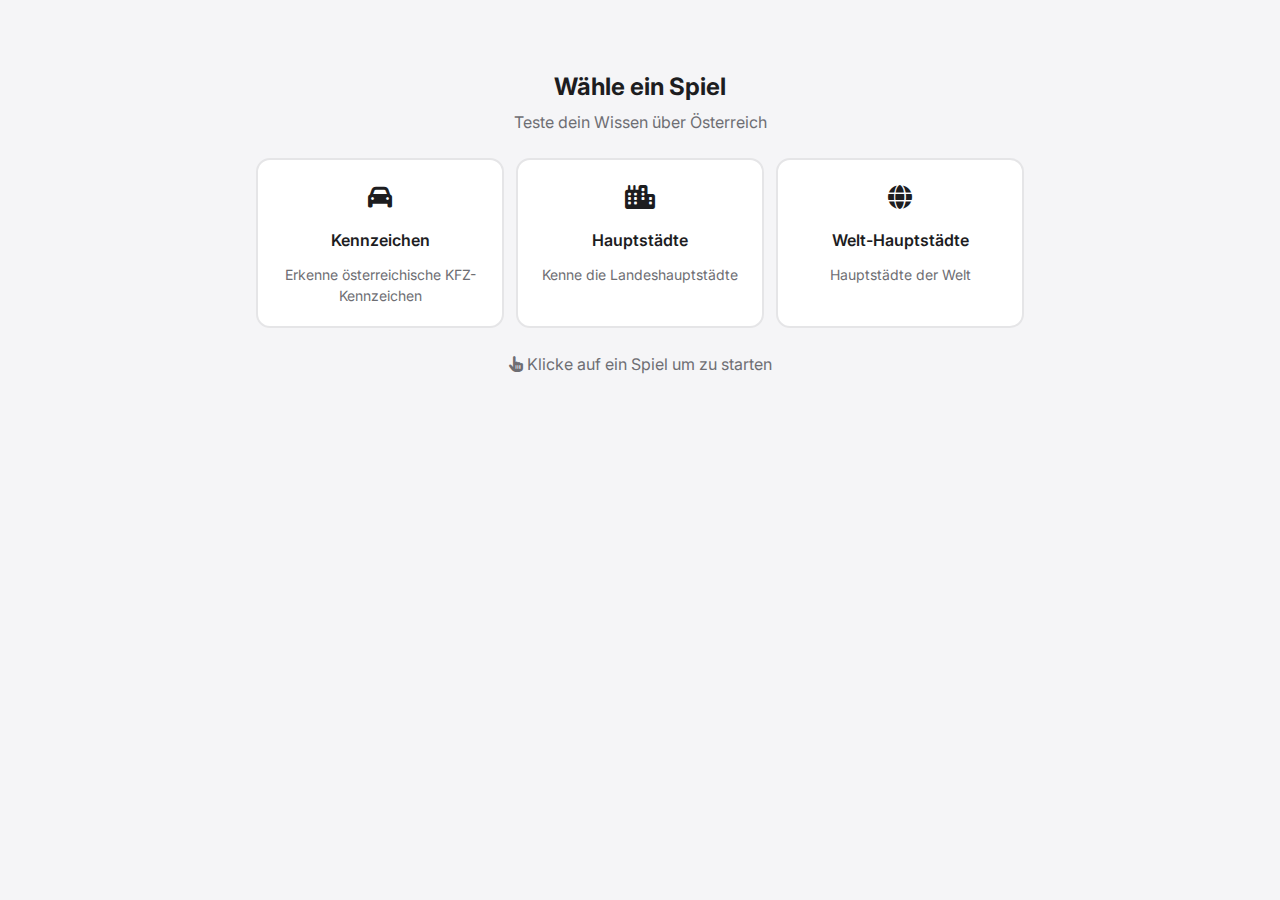
<file: index.html>
<!DOCTYPE html>
<html lang="de">
<head>
    <meta charset="UTF-8">
    <meta name="viewport" content="width=device-width, initial-scale=1.0">
    <title>AUT Quiz - Österreich Quiz</title>
    <link rel="preconnect" href="https://fonts.googleapis.com">
    <link rel="preconnect" href="https://fonts.gstatic.com" crossorigin>
    <link href="https://fonts.googleapis.com/css2?family=Inter:wght@400;500;600;700&display=swap" rel="stylesheet">
    <link rel="stylesheet" href="https://cdnjs.cloudflare.com/ajax/libs/font-awesome/6.4.0/css/all.min.css">
    <link rel="stylesheet" href="css/styles.css?v=2.1.6">
</head>
<body data-page="game" class="has-bottom-nav has-sidebar">
    <!-- Sidebar will be injected by JS -->

    <!-- Main Content -->
    <main class="container">
        <!-- Start Screen -->
        <section id="startScreen" class="game-screen active">
            <div class="page-header text-center">
                <h1 class="page-title">Wähle ein Spiel</h1>
                <p class="page-subtitle">Teste dein Wissen über Österreich</p>
            </div>

            <div class="game-selection">
                <div id="gameGrid" class="game-grid">
                    <!-- Fallback wenn JS nicht lädt -->
                    <div class="selection-card" data-game="kennzeichen">
                        <div class="selection-card-icon">
                            <i class="fas fa-car"></i>
                        </div>
                        <div class="selection-card-title">Kennzeichen</div>
                        <div class="selection-card-desc">Erkenne österreichische KFZ-Kennzeichen</div>
                    </div>
                    <div class="selection-card" data-game="hauptstaedte">
                        <div class="selection-card-icon">
                            <i class="fas fa-city"></i>
                        </div>
                        <div class="selection-card-title">Hauptstädte</div>
                        <div class="selection-card-desc">Kenne die Landeshauptstädte</div>
                    </div>
                    <div class="selection-card" data-game="welthauptstaedte">
                        <div class="selection-card-icon">
                            <i class="fas fa-globe"></i>
                        </div>
                        <div class="selection-card-title">Welt-Hauptstädte</div>
                        <div class="selection-card-desc">Hauptstädte der Welt</div>
                    </div>
                </div>
            </div>

            <p class="text-center text-secondary mt-4">
                <i class="fas fa-hand-pointer"></i> Klicke auf ein Spiel um zu starten
            </p>
        </section>

        <!-- Game Screen -->
        <section id="gameScreen" class="game-screen">
            <!-- Progress -->
            <div class="game-progress">
                <div class="progress-bar">
                    <div class="progress-fill" id="progressFill" style="width: 0%"></div>
                </div>
                <div class="progress-text">
                    <span>Frage <span id="currentQuestion">1</span>/<span id="totalQuestions">10</span></span>
                    <span>Punkte: <span id="scoreDisplay">0</span></span>
                </div>
            </div>

            <!-- Stats Bar -->
            <div class="game-stats">
                <div class="game-stat">
                    <div class="game-stat-value" id="scoreDisplay">0</div>
                    <div class="game-stat-label">Punkte</div>
                </div>
                <div class="game-stat">
                    <div class="game-stat-value" id="streakDisplay">0</div>
                    <div class="game-stat-label">Serie</div>
                </div>
            </div>

            <!-- Timer Container -->
            <div id="timerContainer" class="timer-container hidden">
                <div class="timer-bar-wrapper">
                    <div id="timerBar" class="timer-bar"></div>
                </div>
                <div class="timer-display">
                    <i class="fas fa-clock"></i>
                    <span id="timerDisplay">30</span>
                </div>
            </div>

            <!-- Joker Bar -->
            <div id="jokerBar" class="joker-bar hidden">
                <!-- Joker werden dynamisch eingefügt -->
            </div>

            <!-- Hint Display Area -->
            <div id="hintDisplay" class="hint-display hidden">
                <!-- Hinweise werden hier angezeigt -->
            </div>

            <!-- Question -->
            <div class="question-card">
                <p class="question-text" id="questionText">Frage wird geladen...</p>
            </div>

            <!-- Answers -->
            <div class="answers-grid" id="answersGrid">
                <!-- Antworten werden per JS eingefügt -->
            </div>
        </section>

        <!-- Result Screen -->
        <section id="resultScreen" class="game-screen">
            <div class="card result-card">
                <div class="result-icon">
                    <i class="fas fa-trophy"></i>
                </div>
                <h2 class="result-title">Spiel beendet!</h2>
                <div class="result-score">
                    <span id="finalScore">0</span>/<span id="finalTotal">10</span>
                </div>
                <p class="text-secondary"><span id="finalPercent">0</span>% richtig</p>

                <div class="result-stats">
                    <div class="result-stat">
                        <div class="result-stat-value text-success" id="finalCorrect">0</div>
                        <div class="result-stat-label">Richtig</div>
                    </div>
                    <div class="result-stat">
                        <div class="result-stat-value text-error" id="finalWrong">0</div>
                        <div class="result-stat-label">Falsch</div>
                    </div>
                    <div class="result-stat">
                        <div class="result-stat-value" id="finalStreak">0</div>
                        <div class="result-stat-label">Beste Serie</div>
                    </div>
                </div>

                <div class="result-actions">
                    <button id="playAgainBtn" class="btn btn-primary btn-block">
                        <i class="fas fa-redo"></i> Nochmal spielen
                    </button>
                    <button id="restartBtn" class="btn btn-secondary btn-block">
                        <i class="fas fa-home"></i> Zurück zur Auswahl
                    </button>
                </div>
            </div>
        </section>
    </main>

    <!-- Bottom Navigation -->
    <nav class="bottom-nav" id="bottomNav">
        <a href="index.html" class="bottom-nav-item active">
            <i class="fas fa-home"></i>
            <span>Spiel</span>
        </a>
        <a href="points.html" class="bottom-nav-item">
            <i class="fas fa-coins"></i>
            <span>Punkte</span>
            <span class="bottom-nav-badge hidden" id="pointsBadge">0</span>
        </a>
        <a href="stats.html" class="bottom-nav-item">
            <i class="fas fa-chart-bar"></i>
            <span>Statistik</span>
        </a>
        <a href="settings.html" class="bottom-nav-item">
            <i class="fas fa-cog"></i>
            <span>Einstellungen</span>
        </a>
    </nav>

    <!-- Scripts -->
    <script src="js/core/config.js"></script>
    <script src="js/core/cache-buster.js"></script>
    <script src="js/core/storage.js"></script>
    <script src="js/core/statistics.js"></script>
    <script src="js/core/points-history.js"></script>
    <script src="js/core/events.js"></script>
    <script src="js/core/theme.js"></script>
    <script src="js/components/toast.js"></script>
    <script src="js/components/sidebar.js"></script>
    <script src="js/components/bottom-nav.js"></script>
    <script src="js/components/modal.js"></script>
    <script src="js/components/game-settings-dialog.js"></script>
    <script src="js/games/GameModes.js"></script>
    <script src="js/games/JokerSystem.js"></script>
    <script src="js/games/GameEngine.js"></script>
    <script src="js/games/QuizGame.js"></script>
    <script src="js/games/registry.js"></script>
    <script src="js/data/austria.js"></script>
    <script src="js/data/worldCapitals.js"></script>
    <script src="js/app.js"></script>
</body>
</html>
</file>
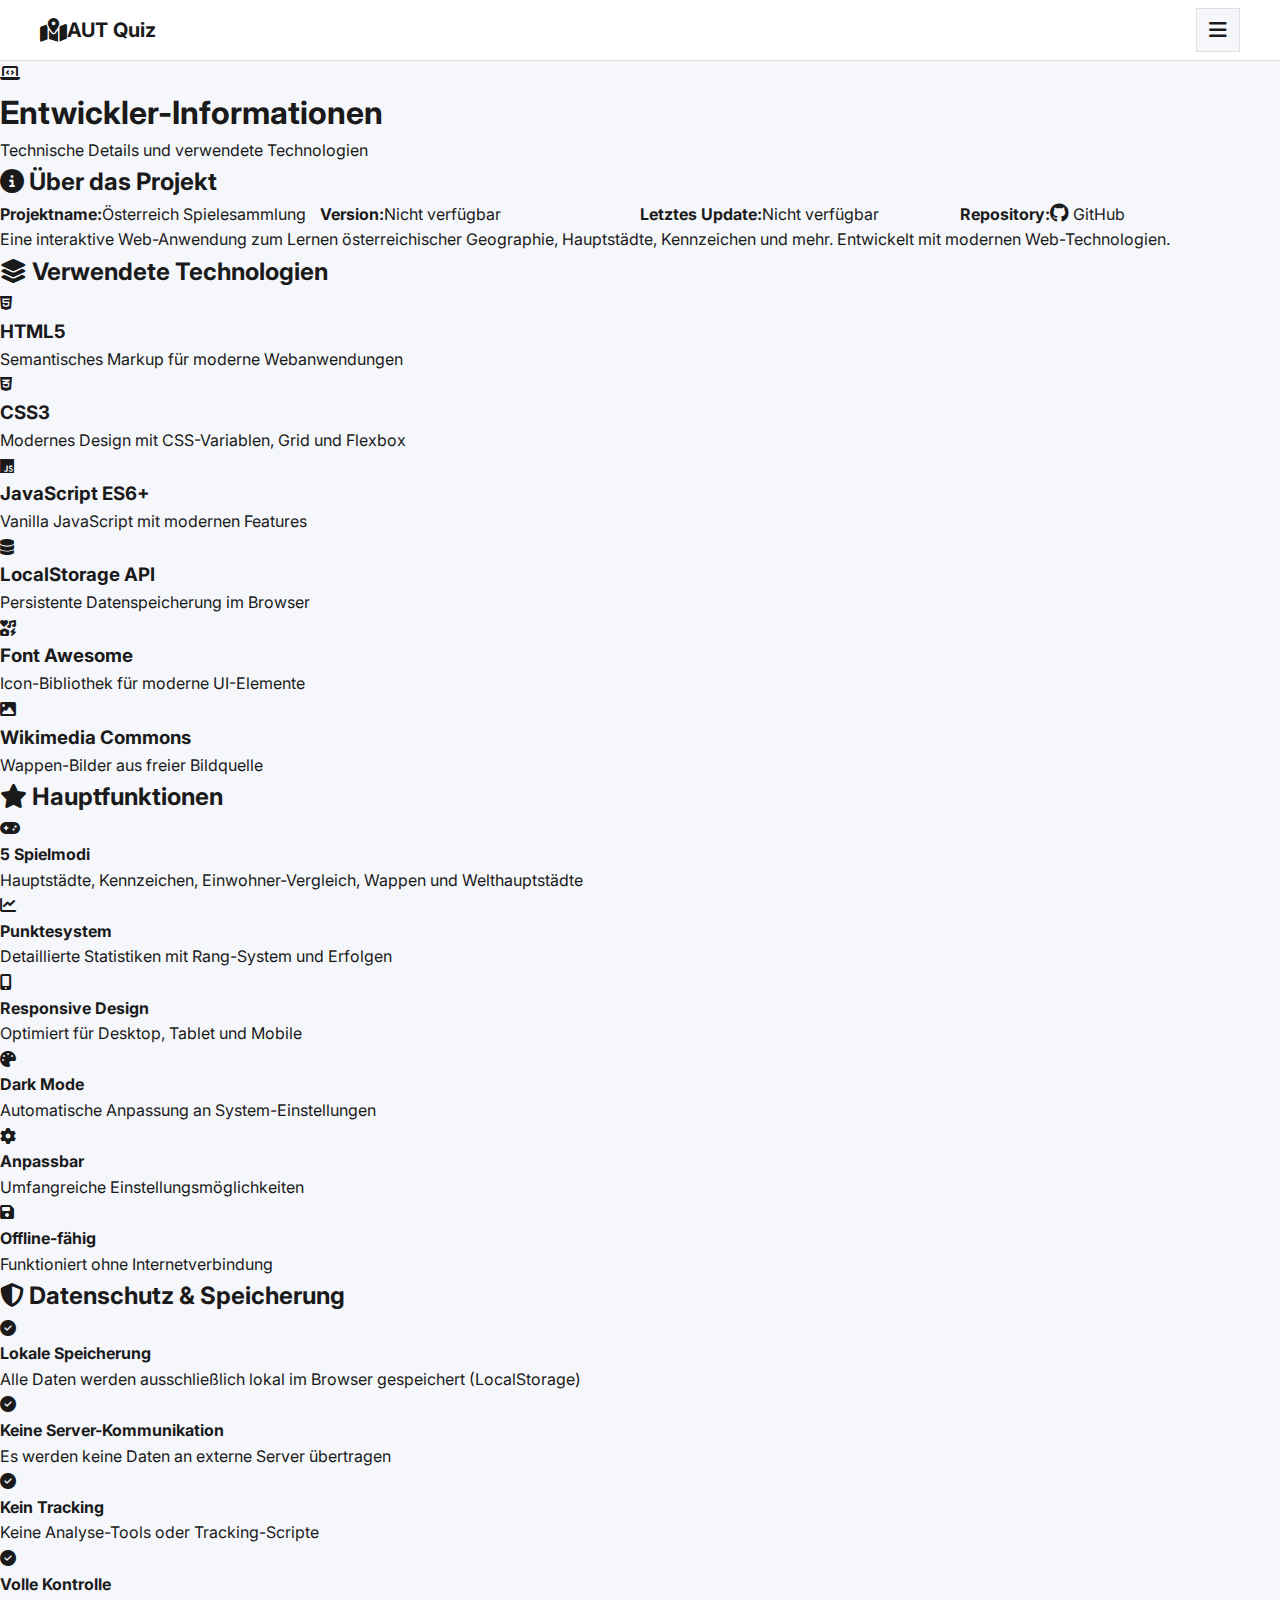
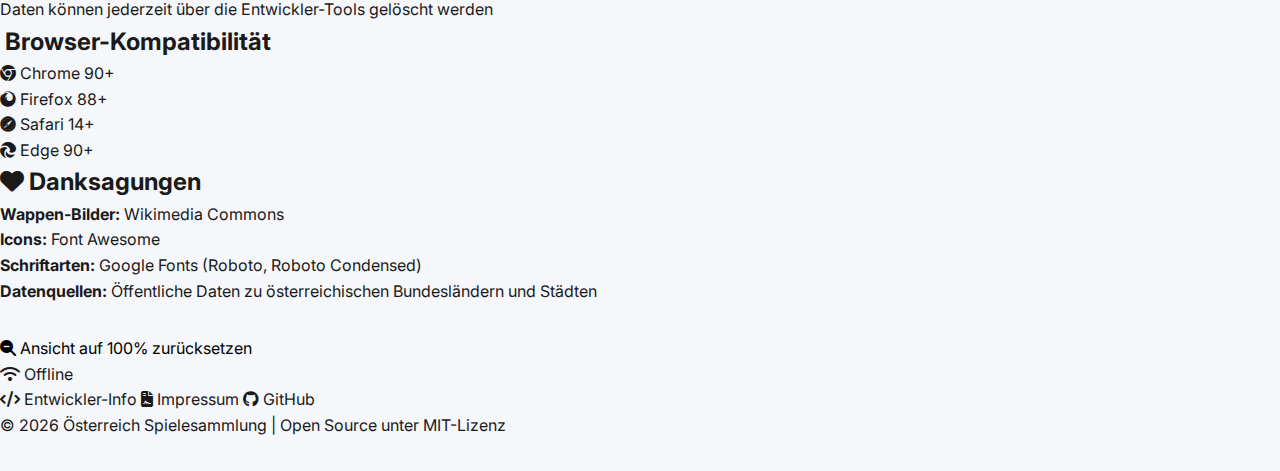
<file: entwickler.html>
<!DOCTYPE html>
<html lang="de">
<head>
    <meta charset="UTF-8">
    <meta name="viewport" content="width=device-width, initial-scale=1.0">
    <title>Entwickler-Informationen - AUT Quiz</title>
    
    <!-- Google Fonts -->
    <link href="https://fonts.googleapis.com/css2?family=Inter:wght@300;400;500;600;700&family=Roboto+Condensed:wght@400;700&display=swap" rel="stylesheet">
    
    <!-- FontAwesome -->
    <link rel="stylesheet" href="https://cdnjs.cloudflare.com/ajax/libs/font-awesome/6.4.0/css/all.min.css">
    
    <!-- Modular Stylesheets -->
    <link rel="stylesheet" href="css/main.css?v=20260109">
</head>
<body>
    <nav class="navbar">
        <div class="navbar-content">
            <a href="index.html" class="navbar-brand">
                <i class="fas fa-map-location-dot"></i> AUT Quiz
            </a>
            <div class="navbar-menu">
                <button class="menu-toggle" id="menuToggle" aria-label="Menü" type="button">
                    <i class="fas fa-bars"></i>
                </button>
                <div class="menu-dropdown" id="menuDropdown">
                    <a href="index.html" class="menu-item">
                        <i class="fas fa-home"></i> Zurück zum Spiel
                    </a>
                    <a href="points.html" class="menu-item">
                        <i class="fas fa-coins"></i> Punkte
                    </a>
                    <a href="help.html" class="menu-item">
                        <i class="fas fa-question-circle"></i> Hilfe
                    </a>
                    <a href="faq.html" class="menu-item">
                        <i class="fas fa-circle-question"></i> FAQ
                    </a>
                    <a href="settings_new.html" class="menu-item">
                        <i class="fas fa-cog"></i> Einstellungen
                    </a>
                </div>
            </div>
        </div>
    </nav>

    <div class="container">
        <!-- Hero Section -->
        <div class="dev-info-hero">
            <div class="dev-info-icon">
                <i class="fas fa-laptop-code"></i>
            </div>
            <h1>Entwickler-Informationen</h1>
            <p>Technische Details und verwendete Technologien</p>
        </div>

        <!-- Projekt Info -->
        <div class="info-section">
            <h2><i class="fas fa-info-circle"></i> Über das Projekt</h2>
            <div class="info-card">
                <div class="info-grid">
                    <div class="info-item">
                        <strong>Projektname:</strong>
                        <span>Österreich Spielesammlung</span>
                    </div>
                    <div class="info-item">
                        <strong>Version:</strong>
                        <span id="versionInfo">Wird geladen...</span>
                    </div>
                    <div class="info-item">
                        <strong>Letztes Update:</strong>
                        <span id="lastUpdate">Wird geladen...</span>
                    </div>
                    <div class="info-item">
                        <strong>Repository:</strong>
                        <a href="https://github.com/ochtii/Spielesammlung" target="_blank" rel="noopener">
                            <i class="fab fa-github"></i> GitHub
                        </a>
                    </div>
                </div>
                <p class="info-description">
                    Eine interaktive Web-Anwendung zum Lernen österreichischer Geographie, Hauptstädte, 
                    Kennzeichen und mehr. Entwickelt mit modernen Web-Technologien.
                </p>
            </div>
        </div>

        <!-- Technologien -->
        <div class="info-section">
            <h2><i class="fas fa-layer-group"></i> Verwendete Technologien</h2>
            <div class="tech-grid">
                <div class="tech-card">
                    <div class="tech-icon html">
                        <i class="fab fa-html5"></i>
                    </div>
                    <h3>HTML5</h3>
                    <p>Semantisches Markup für moderne Webanwendungen</p>
                </div>
                <div class="tech-card">
                    <div class="tech-icon css">
                        <i class="fab fa-css3-alt"></i>
                    </div>
                    <h3>CSS3</h3>
                    <p>Modernes Design mit CSS-Variablen, Grid und Flexbox</p>
                </div>
                <div class="tech-card">
                    <div class="tech-icon js">
                        <i class="fab fa-js"></i>
                    </div>
                    <h3>JavaScript ES6+</h3>
                    <p>Vanilla JavaScript mit modernen Features</p>
                </div>
                <div class="tech-card">
                    <div class="tech-icon api">
                        <i class="fas fa-database"></i>
                    </div>
                    <h3>LocalStorage API</h3>
                    <p>Persistente Datenspeicherung im Browser</p>
                </div>
                <div class="tech-card">
                    <div class="tech-icon fontawesome">
                        <i class="fas fa-icons"></i>
                    </div>
                    <h3>Font Awesome</h3>
                    <p>Icon-Bibliothek für moderne UI-Elemente</p>
                </div>
                <div class="tech-card">
                    <div class="tech-icon wikimedia">
                        <i class="fas fa-image"></i>
                    </div>
                    <h3>Wikimedia Commons</h3>
                    <p>Wappen-Bilder aus freier Bildquelle</p>
                </div>
            </div>
        </div>

        <!-- Features -->
        <div class="info-section">
            <h2><i class="fas fa-star"></i> Hauptfunktionen</h2>
            <div class="features-grid">
                <div class="feature-item">
                    <i class="fas fa-gamepad"></i>
                    <h4>5 Spielmodi</h4>
                    <p>Hauptstädte, Kennzeichen, Einwohner-Vergleich, Wappen und Welthaupt­städte</p>
                </div>
                <div class="feature-item">
                    <i class="fas fa-chart-line"></i>
                    <h4>Punktesystem</h4>
                    <p>Detaillierte Statistiken mit Rang-System und Erfolgen</p>
                </div>
                <div class="feature-item">
                    <i class="fas fa-mobile-alt"></i>
                    <h4>Responsive Design</h4>
                    <p>Optimiert für Desktop, Tablet und Mobile</p>
                </div>
                <div class="feature-item">
                    <i class="fas fa-palette"></i>
                    <h4>Dark Mode</h4>
                    <p>Automatische Anpassung an System-Einstellungen</p>
                </div>
                <div class="feature-item">
                    <i class="fas fa-cog"></i>
                    <h4>Anpassbar</h4>
                    <p>Umfangreiche Einstellungsmöglichkeiten</p>
                </div>
                <div class="feature-item">
                    <i class="fas fa-save"></i>
                    <h4>Offline-fähig</h4>
                    <p>Funktioniert ohne Internetverbindung</p>
                </div>
            </div>
        </div>

        <!-- Datenschutz -->
        <div class="info-section">
            <h2><i class="fas fa-shield-alt"></i> Datenschutz & Speicherung</h2>
            <div class="info-card">
                <div class="privacy-info">
                    <div class="privacy-item">
                        <i class="fas fa-check-circle"></i>
                        <div>
                            <strong>Lokale Speicherung</strong>
                            <p>Alle Daten werden ausschließlich lokal im Browser gespeichert (LocalStorage)</p>
                        </div>
                    </div>
                    <div class="privacy-item">
                        <i class="fas fa-check-circle"></i>
                        <div>
                            <strong>Keine Server-Kommunikation</strong>
                            <p>Es werden keine Daten an externe Server übertragen</p>
                        </div>
                    </div>
                    <div class="privacy-item">
                        <i class="fas fa-check-circle"></i>
                        <div>
                            <strong>Kein Tracking</strong>
                            <p>Keine Analyse-Tools oder Tracking-Scripte</p>
                        </div>
                    </div>
                    <div class="privacy-item">
                        <i class="fas fa-check-circle"></i>
                        <div>
                            <strong>Volle Kontrolle</strong>
                            <p>Daten können jederzeit über die Entwickler-Tools gelöscht werden</p>
                        </div>
                    </div>
                </div>
            </div>
        </div>

        <!-- Browser Kompatibilität -->
        <div class="info-section">
            <h2><i class="fas fa-browser"></i> Browser-Kompatibilität</h2>
            <div class="browser-grid">
                <div class="browser-item">
                    <i class="fab fa-chrome"></i>
                    <span>Chrome 90+</span>
                </div>
                <div class="browser-item">
                    <i class="fab fa-firefox"></i>
                    <span>Firefox 88+</span>
                </div>
                <div class="browser-item">
                    <i class="fab fa-safari"></i>
                    <span>Safari 14+</span>
                </div>
                <div class="browser-item">
                    <i class="fab fa-edge"></i>
                    <span>Edge 90+</span>
                </div>
            </div>
        </div>

        <!-- Credits -->
        <div class="info-section">
            <h2><i class="fas fa-heart"></i> Danksagungen</h2>
            <div class="info-card">
                <ul class="credits-list">
                    <li><strong>Wappen-Bilder:</strong> <a href="https://commons.wikimedia.org" target="_blank" rel="noopener">Wikimedia Commons</a></li>
                    <li><strong>Icons:</strong> <a href="https://fontawesome.com" target="_blank" rel="noopener">Font Awesome</a></li>
                    <li><strong>Schriftarten:</strong> <a href="https://fonts.google.com" target="_blank" rel="noopener">Google Fonts</a> (Roboto, Roboto Condensed)</li>
                    <li><strong>Datenquellen:</strong> Öffentliche Daten zu österreichischen Bundesländern und Städten</li>
                </ul>
            </div>
        </div>
    </div>

    <!-- Bottom Navigation -->
    <nav class="bottom-nav" id="bottomNav">
        <div class="bottom-nav-content">
            <a href="index.html" class="bottom-nav-item" data-nav="home">
                <i class="fas fa-home"></i>
                <span>Spiel</span>
            </a>
            <a href="points.html" class="bottom-nav-item" data-nav="points">
                <i class="fas fa-coins"></i>
                <span>Punkte</span>
                <span class="bottom-nav-badge" id="bottomNavPoints">0</span>
            </a>
            <a href="help.html" class="bottom-nav-item" data-nav="help">
                <i class="fas fa-question-circle"></i>
                <span>Hilfe</span>
            </a>
            <a href="faq.html" class="bottom-nav-item" data-nav="faq">
                <i class="fas fa-circle-question"></i>
                <span>FAQ</span>
            </a>
            <a href="settings_new.html" class="bottom-nav-item" data-nav="settings">
                <i class="fas fa-cog"></i>
                <span>Einstellungen</span>
            </a>
        </div>
    </nav>

    <!-- Footer Container -->
    <div id="footer-container"></div>

    <script src="components/footer.js"></script>
    <script>
        // Theme laden
        function loadTheme() {
            const theme = localStorage.getItem('theme') || 'light';
            if (theme === 'dark') {
                document.body.classList.add('dark-mode');
            }
        }
        
        // Theme sofort laden (vor DOMContentLoaded)
        loadTheme();
        
        document.addEventListener('DOMContentLoaded', function() {
            setupMenu();
            applyBottomNavSettings();
            loadVersionInfo();
        });

        function setupMenu() {
            const menuToggle = document.getElementById('menuToggle');
            const menuDropdown = document.getElementById('menuDropdown');
            
            if (menuToggle && menuDropdown) {
                menuToggle.addEventListener('click', (e) => {
                    e.preventDefault();
                    e.stopPropagation();
                    menuToggle.classList.toggle('active');
                    menuDropdown.classList.toggle('show');
                });
                
                document.addEventListener('click', (e) => {
                    if (!menuToggle.contains(e.target) && !menuDropdown.contains(e.target)) {
                        menuToggle.classList.remove('active');
                        menuDropdown.classList.remove('show');
                    }
                });
            }
        }

        function initZoomReset() {
            const zoomBtn = document.getElementById('zoomResetBtn');
            if (zoomBtn) {
                zoomBtn.addEventListener('click', () => {
                    const viewport = document.querySelector('meta[name="viewport"]');
                    if (viewport) {
                        viewport.setAttribute('content', 'width=device-width, initial-scale=1.0, maximum-scale=1.0, user-scalable=no');
                        setTimeout(() => {
                            viewport.setAttribute('content', 'width=device-width, initial-scale=1.0');
                        }, 100);
                    }
                    zoomBtn.innerHTML = '<i class="fas fa-check"></i><span>Zurückgesetzt!</span>';
                    setTimeout(() => {
                        zoomBtn.innerHTML = '<i class="fas fa-search-minus"></i><span>Ansicht auf 100% zurücksetzen</span>';
                    }, 2000);
                });
            }
        }

        function loadVersionInfo() {
            // GitHub API für Commit-Info
            fetch('https://api.github.com/repos/ochtii/Spielesammlung/commits/main')
                .then(response => response.json())
                .then(data => {
                    const commitDate = new Date(data.commit.author.date);
                    const sha = data.sha.substring(0, 7);
                    
                    document.getElementById('versionInfo').textContent = sha;
                    document.getElementById('lastUpdate').textContent = commitDate.toLocaleDateString('de-AT', {
                        year: 'numeric',
                        month: 'long',
                        day: 'numeric',
                        hour: '2-digit',
                        minute: '2-digit'
                    });
                })
                .catch(() => {
                    document.getElementById('versionInfo').textContent = 'Nicht verfügbar';
                    document.getElementById('lastUpdate').textContent = 'Nicht verfügbar';
                });
        }

        function applyBottomNavSettings() {
            const bottomNav = document.getElementById('bottomNav');
            if (!bottomNav) return;

            const enabled = localStorage.getItem('bottomNavEnabled') !== 'false';
            const fixed = localStorage.getItem('bottomNavFixed') !== 'false';
            const size = localStorage.getItem('bottomNavSize') || 'medium';

            bottomNav.style.display = enabled ? 'flex' : 'none';
            
            if (fixed) {
                bottomNav.classList.add('fixed');
            } else {
                bottomNav.classList.remove('fixed');
            }

            bottomNav.classList.remove('size-small', 'size-medium', 'size-large');
            bottomNav.classList.add(`size-${size}`);

            const buttons = {
                'home': localStorage.getItem('bottomNavShowHome') !== 'false',
                'points': localStorage.getItem('bottomNavShowPoints') !== 'false',
                'help': localStorage.getItem('bottomNavShowHelp') !== 'false',
                'faq': localStorage.getItem('bottomNavShowFaq') === 'true',
                'settings': localStorage.getItem('bottomNavShowSettings') !== 'false'
            };

            Object.entries(buttons).forEach(([key, show]) => {
                const item = bottomNav.querySelector(`[data-nav="${key}"]`);
                if (item) {
                    item.style.display = show ? 'flex' : 'none';
                }
            });
        }

        // Punkteanzeige in Bottom Nav aktualisieren
        function updateBottomNavPoints() {
            const pointsDisplay = document.getElementById('bottomNavPoints');
            if (pointsDisplay) {
                const pointsData = JSON.parse(localStorage.getItem('pointsData') || '{"totalPoints":0}');
                const totalPoints = pointsData.totalPoints || 0;
                pointsDisplay.textContent = totalPoints > 999 ? '999+' : totalPoints;
            }
        }

        // Beim Laden aufrufen
        document.addEventListener('DOMContentLoaded', () => {
            updateBottomNavPoints();
        });
    </script>
</body>
</html>
</file>
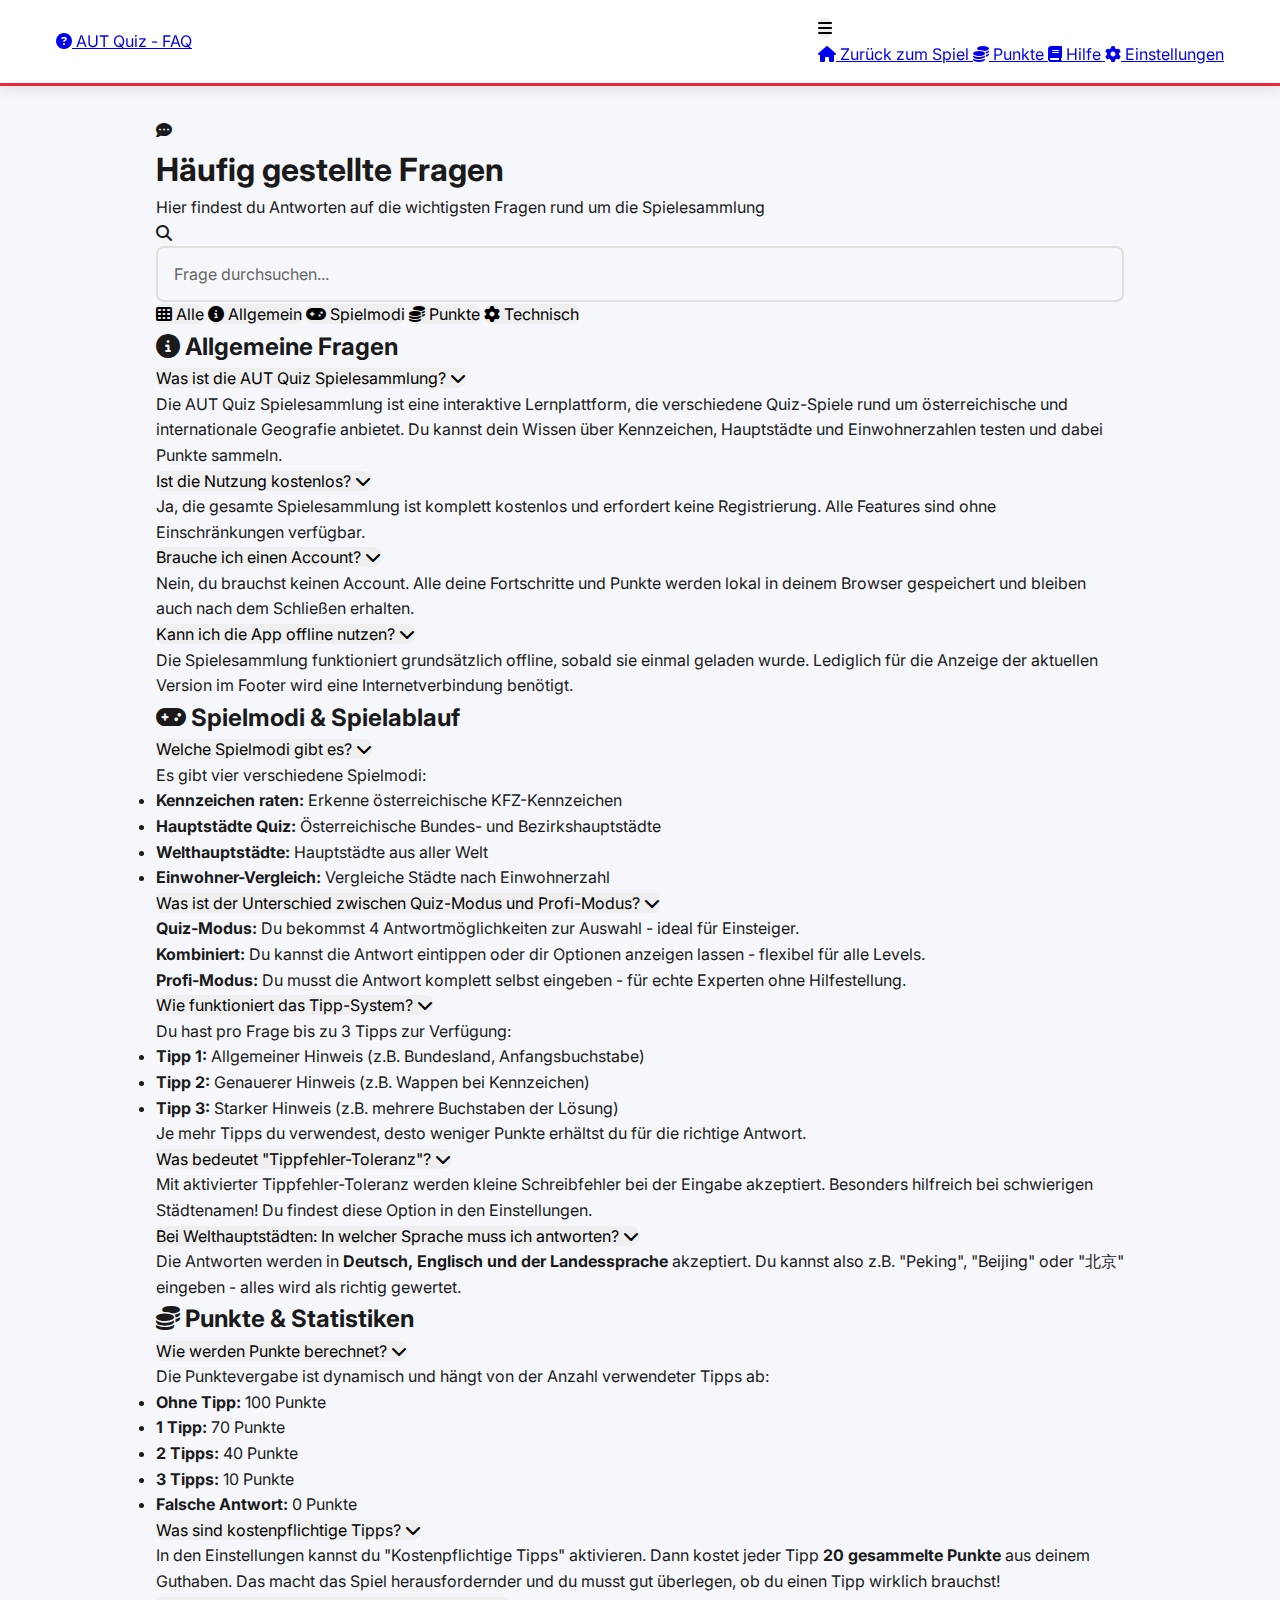
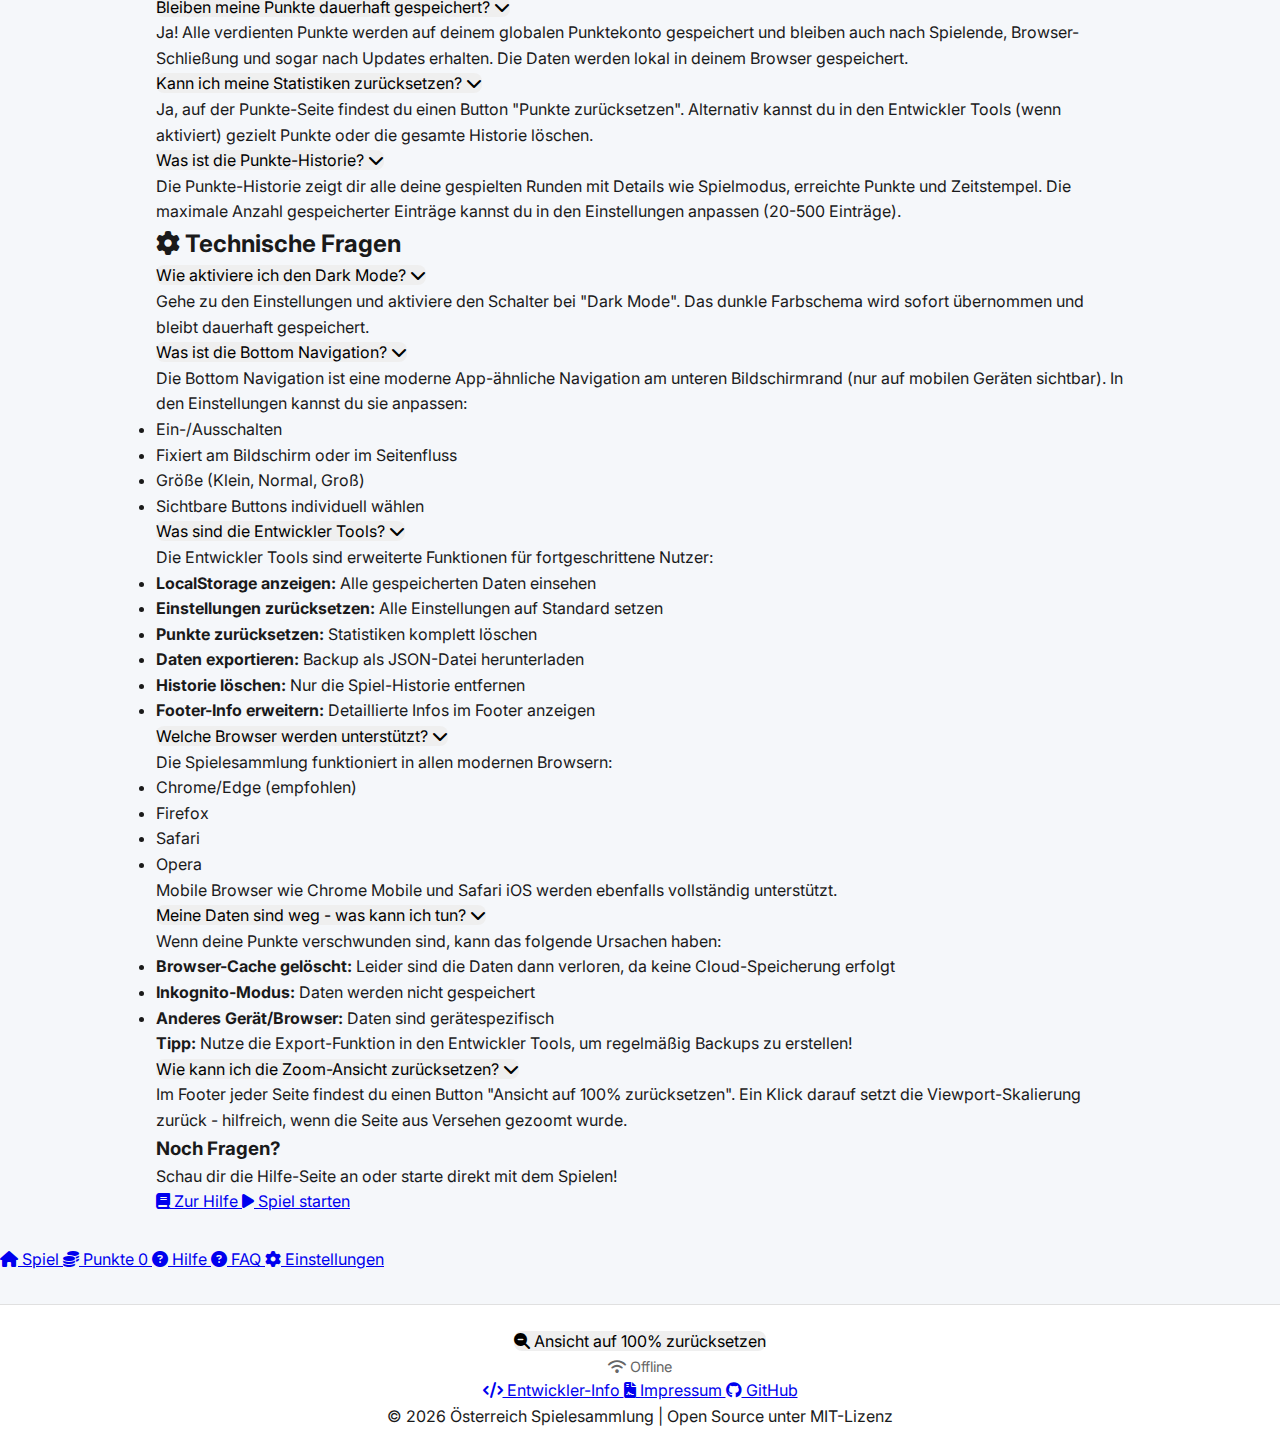
<file: faq.html>
<!DOCTYPE html>
<html lang="de">
<head>
    <meta charset="UTF-8">
    <meta name="viewport" content="width=device-width, initial-scale=1.0">
    <title>FAQ - AUT Quiz</title>
    
    <!-- Google Fonts -->
    <link href="https://fonts.googleapis.com/css2?family=Inter:wght@300;400;500;600;700&family=Roboto+Condensed:wght@400;700&display=swap" rel="stylesheet">
    
    <!-- FontAwesome -->
    <link rel="stylesheet" href="https://cdnjs.cloudflare.com/ajax/libs/font-awesome/6.4.0/css/all.min.css">
    
    <!-- Stylesheet -->
    <link rel="stylesheet" href="style.css?v=20260108c">
</head>
<body>
    <!-- Navbar -->
    <nav class="navbar">
        <div class="navbar-content">
            <a href="index.html" class="navbar-brand">
                <i class="fas fa-question-circle"></i> AUT Quiz - FAQ
            </a>
            <div class="navbar-menu">
                <button class="menu-toggle" id="menuToggle" aria-label="Menü" type="button">
                    <i class="fas fa-bars"></i>
                </button>
                <div class="menu-dropdown" id="menuDropdown">
                    <a href="index.html" class="menu-item">
                        <i class="fas fa-home"></i> Zurück zum Spiel
                    </a>
                    <a href="points.html" class="menu-item">
                        <i class="fas fa-coins"></i> Punkte
                    </a>
                    <a href="help.html" class="menu-item">
                        <i class="fas fa-book"></i> Hilfe
                    </a>
                    <a href="settings.html" class="menu-item">
                        <i class="fas fa-cog"></i> Einstellungen
                    </a>
                </div>
            </div>
        </div>
    </nav>

    <!-- Main Container -->
    <main class="container">
        <!-- FAQ Hero -->
        <div class="faq-hero">
            <div class="faq-hero-content">
                <i class="fas fa-comment-dots faq-hero-icon"></i>
                <h1>Häufig gestellte Fragen</h1>
                <p>Hier findest du Antworten auf die wichtigsten Fragen rund um die Spielesammlung</p>
            </div>
        </div>

        <!-- Search Box -->
        <div class="faq-search">
            <i class="fas fa-search"></i>
            <input type="text" id="faqSearch" placeholder="Frage durchsuchen...">
        </div>

        <!-- FAQ Categories -->
        <div class="faq-categories">
            <button class="faq-category-btn active" data-category="all">
                <i class="fas fa-th"></i>
                <span>Alle</span>
            </button>
            <button class="faq-category-btn" data-category="allgemein">
                <i class="fas fa-info-circle"></i>
                <span>Allgemein</span>
            </button>
            <button class="faq-category-btn" data-category="spiel">
                <i class="fas fa-gamepad"></i>
                <span>Spielmodi</span>
            </button>
            <button class="faq-category-btn" data-category="punkte">
                <i class="fas fa-coins"></i>
                <span>Punkte</span>
            </button>
            <button class="faq-category-btn" data-category="technik">
                <i class="fas fa-cog"></i>
                <span>Technisch</span>
            </button>
        </div>

        <!-- FAQ Sections -->
        <section class="faq-section" data-category="allgemein">
            <h2 class="faq-section-title">
                <i class="fas fa-info-circle"></i>
                Allgemeine Fragen
            </h2>
            
            <div class="faq-accordion">
                <div class="faq-item">
                    <button class="faq-question">
                        <span>Was ist die AUT Quiz Spielesammlung?</span>
                        <i class="fas fa-chevron-down"></i>
                    </button>
                    <div class="faq-answer">
                        <p>Die AUT Quiz Spielesammlung ist eine interaktive Lernplattform, die verschiedene Quiz-Spiele rund um österreichische und internationale Geografie anbietet. Du kannst dein Wissen über Kennzeichen, Hauptstädte und Einwohnerzahlen testen und dabei Punkte sammeln.</p>
                    </div>
                </div>

                <div class="faq-item">
                    <button class="faq-question">
                        <span>Ist die Nutzung kostenlos?</span>
                        <i class="fas fa-chevron-down"></i>
                    </button>
                    <div class="faq-answer">
                        <p>Ja, die gesamte Spielesammlung ist komplett kostenlos und erfordert keine Registrierung. Alle Features sind ohne Einschränkungen verfügbar.</p>
                    </div>
                </div>

                <div class="faq-item">
                    <button class="faq-question">
                        <span>Brauche ich einen Account?</span>
                        <i class="fas fa-chevron-down"></i>
                    </button>
                    <div class="faq-answer">
                        <p>Nein, du brauchst keinen Account. Alle deine Fortschritte und Punkte werden lokal in deinem Browser gespeichert und bleiben auch nach dem Schließen erhalten.</p>
                    </div>
                </div>

                <div class="faq-item">
                    <button class="faq-question">
                        <span>Kann ich die App offline nutzen?</span>
                        <i class="fas fa-chevron-down"></i>
                    </button>
                    <div class="faq-answer">
                        <p>Die Spielesammlung funktioniert grundsätzlich offline, sobald sie einmal geladen wurde. Lediglich für die Anzeige der aktuellen Version im Footer wird eine Internetverbindung benötigt.</p>
                    </div>
                </div>
            </div>
        </section>

        <section class="faq-section" data-category="spiel">
            <h2 class="faq-section-title">
                <i class="fas fa-gamepad"></i>
                Spielmodi & Spielablauf
            </h2>
            
            <div class="faq-accordion">
                <div class="faq-item">
                    <button class="faq-question">
                        <span>Welche Spielmodi gibt es?</span>
                        <i class="fas fa-chevron-down"></i>
                    </button>
                    <div class="faq-answer">
                        <p>Es gibt vier verschiedene Spielmodi:</p>
                        <ul>
                            <li><strong>Kennzeichen raten:</strong> Erkenne österreichische KFZ-Kennzeichen</li>
                            <li><strong>Hauptstädte Quiz:</strong> Österreichische Bundes- und Bezirkshauptstädte</li>
                            <li><strong>Welthauptstädte:</strong> Hauptstädte aus aller Welt</li>
                            <li><strong>Einwohner-Vergleich:</strong> Vergleiche Städte nach Einwohnerzahl</li>
                        </ul>
                    </div>
                </div>

                <div class="faq-item">
                    <button class="faq-question">
                        <span>Was ist der Unterschied zwischen Quiz-Modus und Profi-Modus?</span>
                        <i class="fas fa-chevron-down"></i>
                    </button>
                    <div class="faq-answer">
                        <p><strong>Quiz-Modus:</strong> Du bekommst 4 Antwortmöglichkeiten zur Auswahl - ideal für Einsteiger.</p>
                        <p><strong>Kombiniert:</strong> Du kannst die Antwort eintippen oder dir Optionen anzeigen lassen - flexibel für alle Levels.</p>
                        <p><strong>Profi-Modus:</strong> Du musst die Antwort komplett selbst eingeben - für echte Experten ohne Hilfestellung.</p>
                    </div>
                </div>

                <div class="faq-item">
                    <button class="faq-question">
                        <span>Wie funktioniert das Tipp-System?</span>
                        <i class="fas fa-chevron-down"></i>
                    </button>
                    <div class="faq-answer">
                        <p>Du hast pro Frage bis zu 3 Tipps zur Verfügung:</p>
                        <ul>
                            <li><strong>Tipp 1:</strong> Allgemeiner Hinweis (z.B. Bundesland, Anfangsbuchstabe)</li>
                            <li><strong>Tipp 2:</strong> Genauerer Hinweis (z.B. Wappen bei Kennzeichen)</li>
                            <li><strong>Tipp 3:</strong> Starker Hinweis (z.B. mehrere Buchstaben der Lösung)</li>
                        </ul>
                        <p>Je mehr Tipps du verwendest, desto weniger Punkte erhältst du für die richtige Antwort.</p>
                    </div>
                </div>

                <div class="faq-item">
                    <button class="faq-question">
                        <span>Was bedeutet "Tippfehler-Toleranz"?</span>
                        <i class="fas fa-chevron-down"></i>
                    </button>
                    <div class="faq-answer">
                        <p>Mit aktivierter Tippfehler-Toleranz werden kleine Schreibfehler bei der Eingabe akzeptiert. Besonders hilfreich bei schwierigen Städtenamen! Du findest diese Option in den Einstellungen.</p>
                    </div>
                </div>

                <div class="faq-item">
                    <button class="faq-question">
                        <span>Bei Welthauptstädten: In welcher Sprache muss ich antworten?</span>
                        <i class="fas fa-chevron-down"></i>
                    </button>
                    <div class="faq-answer">
                        <p>Die Antworten werden in <strong>Deutsch, Englisch und der Landessprache</strong> akzeptiert. Du kannst also z.B. "Peking", "Beijing" oder "北京" eingeben - alles wird als richtig gewertet.</p>
                    </div>
                </div>
            </div>
        </section>

        <section class="faq-section" data-category="punkte">
            <h2 class="faq-section-title">
                <i class="fas fa-coins"></i>
                Punkte & Statistiken
            </h2>
            
            <div class="faq-accordion">
                <div class="faq-item">
                    <button class="faq-question">
                        <span>Wie werden Punkte berechnet?</span>
                        <i class="fas fa-chevron-down"></i>
                    </button>
                    <div class="faq-answer">
                        <p>Die Punktevergabe ist dynamisch und hängt von der Anzahl verwendeter Tipps ab:</p>
                        <ul>
                            <li><strong>Ohne Tipp:</strong> 100 Punkte</li>
                            <li><strong>1 Tipp:</strong> 70 Punkte</li>
                            <li><strong>2 Tipps:</strong> 40 Punkte</li>
                            <li><strong>3 Tipps:</strong> 10 Punkte</li>
                            <li><strong>Falsche Antwort:</strong> 0 Punkte</li>
                        </ul>
                    </div>
                </div>

                <div class="faq-item">
                    <button class="faq-question">
                        <span>Was sind kostenpflichtige Tipps?</span>
                        <i class="fas fa-chevron-down"></i>
                    </button>
                    <div class="faq-answer">
                        <p>In den Einstellungen kannst du "Kostenpflichtige Tipps" aktivieren. Dann kostet jeder Tipp <strong>20 gesammelte Punkte</strong> aus deinem Guthaben. Das macht das Spiel herausfordernder und du musst gut überlegen, ob du einen Tipp wirklich brauchst!</p>
                    </div>
                </div>

                <div class="faq-item">
                    <button class="faq-question">
                        <span>Bleiben meine Punkte dauerhaft gespeichert?</span>
                        <i class="fas fa-chevron-down"></i>
                    </button>
                    <div class="faq-answer">
                        <p>Ja! Alle verdienten Punkte werden auf deinem globalen Punktekonto gespeichert und bleiben auch nach Spielende, Browser-Schließung und sogar nach Updates erhalten. Die Daten werden lokal in deinem Browser gespeichert.</p>
                    </div>
                </div>

                <div class="faq-item">
                    <button class="faq-question">
                        <span>Kann ich meine Statistiken zurücksetzen?</span>
                        <i class="fas fa-chevron-down"></i>
                    </button>
                    <div class="faq-answer">
                        <p>Ja, auf der Punkte-Seite findest du einen Button "Punkte zurücksetzen". Alternativ kannst du in den Entwickler Tools (wenn aktiviert) gezielt Punkte oder die gesamte Historie löschen.</p>
                    </div>
                </div>

                <div class="faq-item">
                    <button class="faq-question">
                        <span>Was ist die Punkte-Historie?</span>
                        <i class="fas fa-chevron-down"></i>
                    </button>
                    <div class="faq-answer">
                        <p>Die Punkte-Historie zeigt dir alle deine gespielten Runden mit Details wie Spielmodus, erreichte Punkte und Zeitstempel. Die maximale Anzahl gespeicherter Einträge kannst du in den Einstellungen anpassen (20-500 Einträge).</p>
                    </div>
                </div>
            </div>
        </section>

        <section class="faq-section" data-category="technik">
            <h2 class="faq-section-title">
                <i class="fas fa-cog"></i>
                Technische Fragen
            </h2>
            
            <div class="faq-accordion">
                <div class="faq-item">
                    <button class="faq-question">
                        <span>Wie aktiviere ich den Dark Mode?</span>
                        <i class="fas fa-chevron-down"></i>
                    </button>
                    <div class="faq-answer">
                        <p>Gehe zu den Einstellungen und aktiviere den Schalter bei "Dark Mode". Das dunkle Farbschema wird sofort übernommen und bleibt dauerhaft gespeichert.</p>
                    </div>
                </div>

                <div class="faq-item">
                    <button class="faq-question">
                        <span>Was ist die Bottom Navigation?</span>
                        <i class="fas fa-chevron-down"></i>
                    </button>
                    <div class="faq-answer">
                        <p>Die Bottom Navigation ist eine moderne App-ähnliche Navigation am unteren Bildschirmrand (nur auf mobilen Geräten sichtbar). In den Einstellungen kannst du sie anpassen:</p>
                        <ul>
                            <li>Ein-/Ausschalten</li>
                            <li>Fixiert am Bildschirm oder im Seitenfluss</li>
                            <li>Größe (Klein, Normal, Groß)</li>
                            <li>Sichtbare Buttons individuell wählen</li>
                        </ul>
                    </div>
                </div>

                <div class="faq-item">
                    <button class="faq-question">
                        <span>Was sind die Entwickler Tools?</span>
                        <i class="fas fa-chevron-down"></i>
                    </button>
                    <div class="faq-answer">
                        <p>Die Entwickler Tools sind erweiterte Funktionen für fortgeschrittene Nutzer:</p>
                        <ul>
                            <li><strong>LocalStorage anzeigen:</strong> Alle gespeicherten Daten einsehen</li>
                            <li><strong>Einstellungen zurücksetzen:</strong> Alle Einstellungen auf Standard setzen</li>
                            <li><strong>Punkte zurücksetzen:</strong> Statistiken komplett löschen</li>
                            <li><strong>Daten exportieren:</strong> Backup als JSON-Datei herunterladen</li>
                            <li><strong>Historie löschen:</strong> Nur die Spiel-Historie entfernen</li>
                            <li><strong>Footer-Info erweitern:</strong> Detaillierte Infos im Footer anzeigen</li>
                        </ul>
                    </div>
                </div>

                <div class="faq-item">
                    <button class="faq-question">
                        <span>Welche Browser werden unterstützt?</span>
                        <i class="fas fa-chevron-down"></i>
                    </button>
                    <div class="faq-answer">
                        <p>Die Spielesammlung funktioniert in allen modernen Browsern:</p>
                        <ul>
                            <li>Chrome/Edge (empfohlen)</li>
                            <li>Firefox</li>
                            <li>Safari</li>
                            <li>Opera</li>
                        </ul>
                        <p>Mobile Browser wie Chrome Mobile und Safari iOS werden ebenfalls vollständig unterstützt.</p>
                    </div>
                </div>

                <div class="faq-item">
                    <button class="faq-question">
                        <span>Meine Daten sind weg - was kann ich tun?</span>
                        <i class="fas fa-chevron-down"></i>
                    </button>
                    <div class="faq-answer">
                        <p>Wenn deine Punkte verschwunden sind, kann das folgende Ursachen haben:</p>
                        <ul>
                            <li><strong>Browser-Cache gelöscht:</strong> Leider sind die Daten dann verloren, da keine Cloud-Speicherung erfolgt</li>
                            <li><strong>Inkognito-Modus:</strong> Daten werden nicht gespeichert</li>
                            <li><strong>Anderes Gerät/Browser:</strong> Daten sind gerätespezifisch</li>
                        </ul>
                        <p><strong>Tipp:</strong> Nutze die Export-Funktion in den Entwickler Tools, um regelmäßig Backups zu erstellen!</p>
                    </div>
                </div>

                <div class="faq-item">
                    <button class="faq-question">
                        <span>Wie kann ich die Zoom-Ansicht zurücksetzen?</span>
                        <i class="fas fa-chevron-down"></i>
                    </button>
                    <div class="faq-answer">
                        <p>Im Footer jeder Seite findest du einen Button "Ansicht auf 100% zurücksetzen". Ein Klick darauf setzt die Viewport-Skalierung zurück - hilfreich, wenn die Seite aus Versehen gezoomt wurde.</p>
                    </div>
                </div>
            </div>
        </section>

        <!-- CTA Section -->
        <div class="faq-cta">
            <h3>Noch Fragen?</h3>
            <p>Schau dir die Hilfe-Seite an oder starte direkt mit dem Spielen!</p>
            <div class="faq-cta-buttons">
                <a href="help.html" class="faq-cta-btn faq-cta-secondary">
                    <i class="fas fa-book"></i>
                    Zur Hilfe
                </a>
                <a href="index.html" class="faq-cta-btn faq-cta-primary">
                    <i class="fas fa-play"></i>
                    Spiel starten
                </a>
            </div>
        </div>
    </main>

    <!-- Bottom Navigation (Mobile) -->
    <nav class="bottom-nav" id="bottomNav">
        <div class="bottom-nav-content">
            <a href="index.html" class="bottom-nav-item" data-nav="home">
                <i class="fas fa-home"></i>
                <span>Spiel</span>
            </a>
            <a href="points.html" class="bottom-nav-item" data-nav="points">
                <i class="fas fa-coins"></i>
                <span>Punkte</span>
                <span class="bottom-nav-badge" id="bottomNavPoints">0</span>
            </a>
            <a href="help.html" class="bottom-nav-item" data-nav="help">
                <i class="fas fa-question-circle"></i>
                <span>Hilfe</span>
            </a>
            <a href="faq.html" class="bottom-nav-item current" data-nav="faq">
                <i class="fas fa-circle-question"></i>
                <span>FAQ</span>
            </a>
            <a href="settings.html" class="bottom-nav-item" data-nav="settings">
                <i class="fas fa-cog"></i>
                <span>Einstellungen</span>
            </a>
        </div>
    </nav>

    <!-- Footer Container -->
    <div id="footer-container"></div>

    <script src="components/footer.js"></script>
    <script>
        // Theme laden (vor DOMContentLoaded für flicker-freies Laden)
        const theme = localStorage.getItem('theme') || 'light';
        if (theme === 'dark') {
            document.body.classList.add('dark-mode');
        }
        
        document.addEventListener('DOMContentLoaded', () => {
            // Bottom Nav Einstellungen anwenden
            function applyBottomNavSettings() {
            const bottomNav = document.getElementById('bottomNav');
            if (!bottomNav) return;
            
            // FAQ standardmäßig auf false setzen
            if (localStorage.getItem('bottomNavShowFaq') === null) {
                localStorage.setItem('bottomNavShowFaq', 'false');
            }
            
            const enabled = localStorage.getItem('bottomNavEnabled') !== 'false';
            const fixed = localStorage.getItem('bottomNavFixed') !== 'false';
            const size = localStorage.getItem('bottomNavSize') || 'normal';
            const showHome = localStorage.getItem('bottomNavShowHome') !== 'false';
            const showPoints = localStorage.getItem('bottomNavShowPoints') !== 'false';
            const showHelp = localStorage.getItem('bottomNavShowHelp') !== 'false';
            const showFaq = localStorage.getItem('bottomNavShowFaq') === 'true';
            const showSettings = localStorage.getItem('bottomNavShowSettings') !== 'false';
            
            if (enabled) {
                bottomNav.style.display = '';
            } else {
                bottomNav.style.display = 'none';
            }
            
            bottomNav.classList.remove('position-static');
            if (!fixed) bottomNav.classList.add('position-static');
            
            bottomNav.classList.remove('size-small', 'size-normal', 'size-large');
            bottomNav.classList.add('size-' + size);
            
            const items = bottomNav.querySelectorAll('.bottom-nav-item');
            items.forEach(item => {
                const nav = item.getAttribute('data-nav');
                item.classList.remove('hidden');
                if (nav === 'home' && !showHome) item.classList.add('hidden');
                if (nav === 'points' && !showPoints) item.classList.add('hidden');
                if (nav === 'help' && !showHelp) item.classList.add('hidden');
                if (nav === 'faq' && !showFaq) item.classList.add('hidden');
                if (nav === 'settings' && !showSettings) item.classList.add('hidden');
            });
        }
        
        // Punkteanzeige in Bottom Nav aktualisieren
        function updateBottomNavPoints() {
            const pointsDisplay = document.getElementById('bottomNavPoints');
            if (pointsDisplay) {
                const pointsData = JSON.parse(localStorage.getItem('pointsData') || '{"totalPoints":0}');
                const totalPoints = pointsData.totalPoints || 0;
                pointsDisplay.textContent = totalPoints > 999 ? '999+' : totalPoints;
            }
        }
        
        applyBottomNavSettings();
        updateBottomNavPoints();

        // FAQ Accordion
        document.querySelectorAll('.faq-question').forEach(button => {
            button.addEventListener('click', () => {
                const item = button.parentElement;
                const isActive = item.classList.contains('active');
                
                // Alle schließen
                document.querySelectorAll('.faq-item').forEach(i => {
                    i.classList.remove('active');
                });
                
                // Aktuelles öffnen (wenn nicht schon offen war)
                if (!isActive) {
                    item.classList.add('active');
                }
            });
        });

        // Category Filter
        document.querySelectorAll('.faq-category-btn').forEach(btn => {
            btn.addEventListener('click', () => {
                const category = btn.dataset.category;
                
                // Update active button
                document.querySelectorAll('.faq-category-btn').forEach(b => b.classList.remove('active'));
                btn.classList.add('active');
                
                // Filter sections
                document.querySelectorAll('.faq-section').forEach(section => {
                    if (category === 'all' || section.dataset.category === category) {
                        section.style.display = 'block';
                    } else {
                        section.style.display = 'none';
                    }
                });
            });
        });

        // Search functionality
        const searchInput = document.getElementById('faqSearch');
        searchInput.addEventListener('input', (e) => {
            const searchTerm = e.target.value.toLowerCase();
            
            document.querySelectorAll('.faq-item').forEach(item => {
                const question = item.querySelector('.faq-question span').textContent.toLowerCase();
                const answer = item.querySelector('.faq-answer').textContent.toLowerCase();
                
                if (question.includes(searchTerm) || answer.includes(searchTerm)) {
                    item.style.display = 'block';
                } else {
                    item.style.display = 'none';
                }
            });
            
            // Show all sections when searching
            if (searchTerm) {
                document.querySelectorAll('.faq-section').forEach(s => s.style.display = 'block');
            }
        });
        
        // Menu Toggle
        const menuToggle = document.getElementById('menuToggle');
        const menuDropdown = document.getElementById('menuDropdown');
        
        if (menuToggle && menuDropdown) {
            menuToggle.addEventListener('click', (e) => {
                e.stopPropagation();
                menuToggle.classList.toggle('active');
                menuDropdown.classList.toggle('show');
            });
            
            document.addEventListener('click', (e) => {
                if (!menuToggle.contains(e.target) && !menuDropdown.contains(e.target)) {
                    menuToggle.classList.remove('active');
                    menuDropdown.classList.remove('show');
                }
            });
        }
        }); // Ende DOMContentLoaded
    </script>
</body>
</html>
</file>
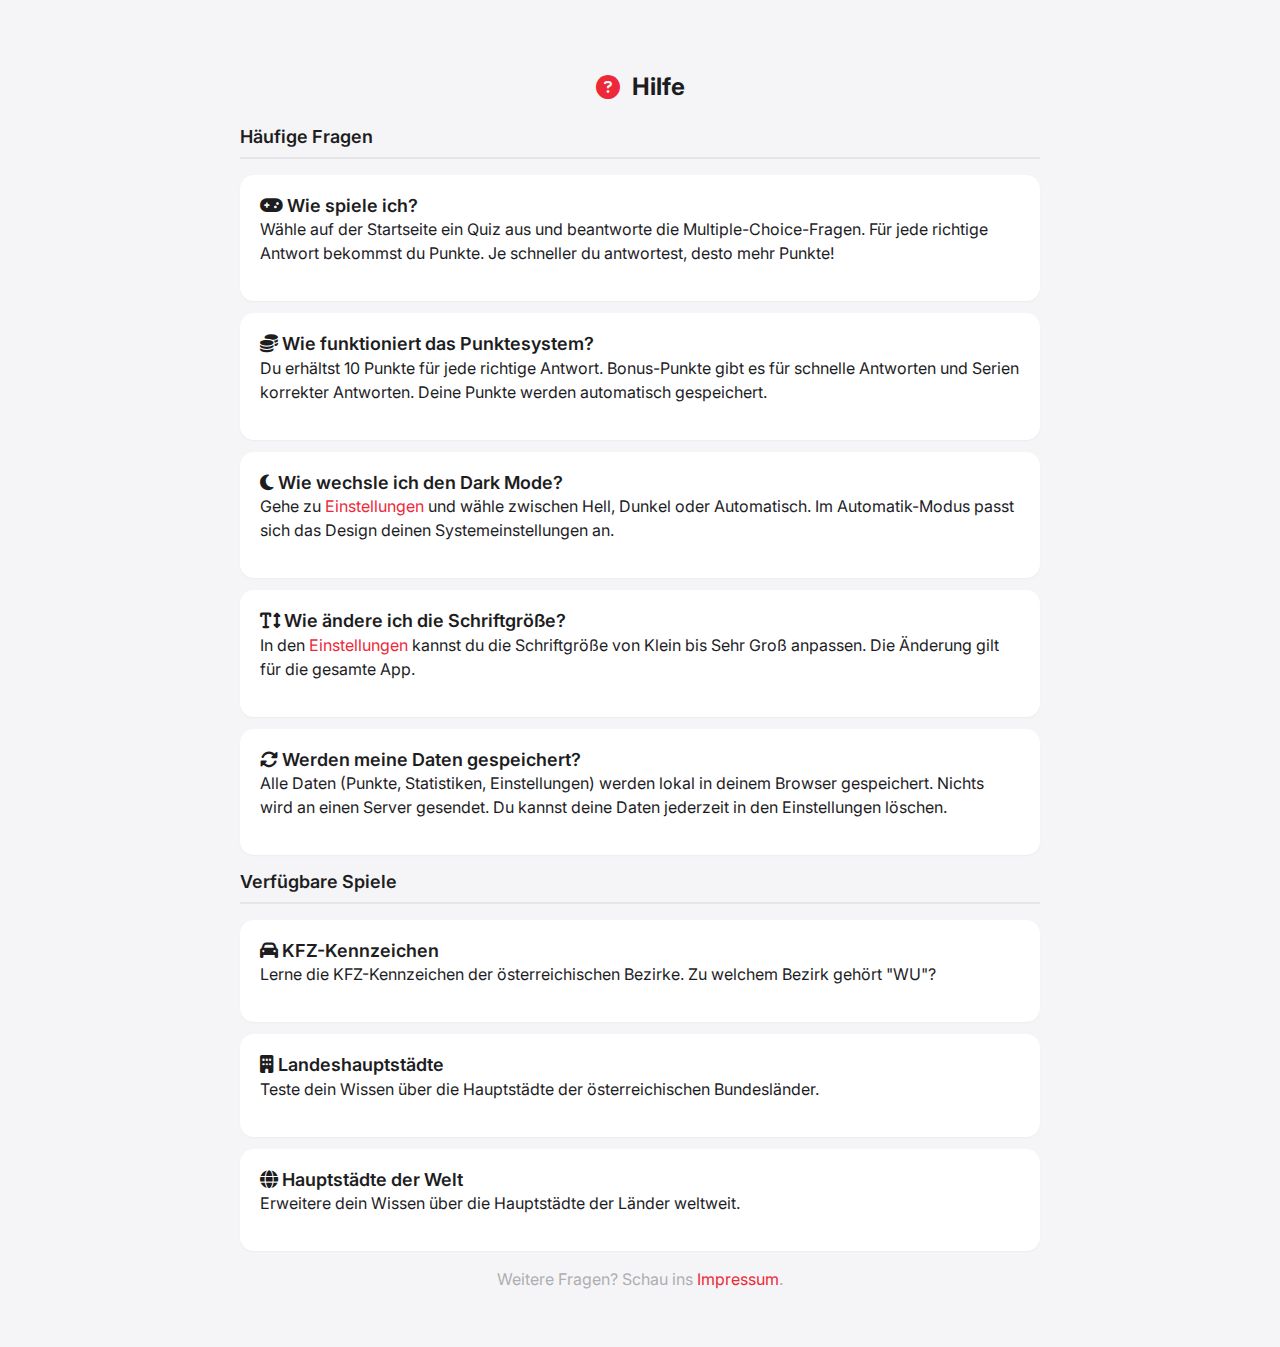
<file: help.html>
<!DOCTYPE html>
<html lang="de">
<head>
    <meta charset="UTF-8">
    <meta name="viewport" content="width=device-width, initial-scale=1.0">
    <title>Hilfe - AUT Quiz</title>
    <link rel="preconnect" href="https://fonts.googleapis.com">
    <link rel="preconnect" href="https://fonts.gstatic.com" crossorigin>
    <link href="https://fonts.googleapis.com/css2?family=Inter:wght@400;500;600;700&display=swap" rel="stylesheet">
    <link rel="stylesheet" href="https://cdnjs.cloudflare.com/ajax/libs/font-awesome/6.4.0/css/all.min.css">
    <link rel="stylesheet" href="css/styles.css?v=2.1.6">
</head>
<body data-page="help" class="has-bottom-nav has-sidebar">
    <!-- Sidebar will be injected by JS -->

    <!-- Main Content -->
    <main class="container page">
        <div class="page-header text-center">
            <h1 class="page-title">
                <i class="fas fa-question-circle"></i> Hilfe
            </h1>
        </div>

        <!-- FAQ Section -->
        <section class="mb-4">
            <h2 class="section-title">Häufige Fragen</h2>

            <div class="card mb-3">
                <h3 class="card-title">
                    <i class="fas fa-gamepad text-primary"></i>
                    Wie spiele ich?
                </h3>
                <p class="card-text">
                    Wähle auf der Startseite ein Quiz aus und beantworte die Multiple-Choice-Fragen.
                    Für jede richtige Antwort bekommst du Punkte. Je schneller du antwortest, desto mehr Punkte!
                </p>
            </div>

            <div class="card mb-3">
                <h3 class="card-title">
                    <i class="fas fa-coins text-primary"></i>
                    Wie funktioniert das Punktesystem?
                </h3>
                <p class="card-text">
                    Du erhältst 10 Punkte für jede richtige Antwort. Bonus-Punkte gibt es für schnelle Antworten
                    und Serien korrekter Antworten. Deine Punkte werden automatisch gespeichert.
                </p>
            </div>

            <div class="card mb-3">
                <h3 class="card-title">
                    <i class="fas fa-moon text-primary"></i>
                    Wie wechsle ich den Dark Mode?
                </h3>
                <p class="card-text">
                    Gehe zu <a href="settings.html">Einstellungen</a> und wähle zwischen Hell, Dunkel oder Automatisch.
                    Im Automatik-Modus passt sich das Design deinen Systemeinstellungen an.
                </p>
            </div>

            <div class="card mb-3">
                <h3 class="card-title">
                    <i class="fas fa-text-height text-primary"></i>
                    Wie ändere ich die Schriftgröße?
                </h3>
                <p class="card-text">
                    In den <a href="settings.html">Einstellungen</a> kannst du die Schriftgröße von Klein bis Sehr Groß anpassen.
                    Die Änderung gilt für die gesamte App.
                </p>
            </div>

            <div class="card mb-3">
                <h3 class="card-title">
                    <i class="fas fa-sync-alt text-primary"></i>
                    Werden meine Daten gespeichert?
                </h3>
                <p class="card-text">
                    Alle Daten (Punkte, Statistiken, Einstellungen) werden lokal in deinem Browser gespeichert.
                    Nichts wird an einen Server gesendet. Du kannst deine Daten jederzeit in den Einstellungen löschen.
                </p>
            </div>
        </section>

        <!-- Available Games -->
        <section class="mb-4">
            <h2 class="section-title">Verfügbare Spiele</h2>

            <div class="card mb-3">
                <h3 class="card-title">
                    <i class="fas fa-car text-primary"></i>
                    KFZ-Kennzeichen
                </h3>
                <p class="card-text">
                    Lerne die KFZ-Kennzeichen der österreichischen Bezirke. Zu welchem Bezirk gehört "WU"?
                </p>
            </div>

            <div class="card mb-3">
                <h3 class="card-title">
                    <i class="fas fa-building text-primary"></i>
                    Landeshauptstädte
                </h3>
                <p class="card-text">
                    Teste dein Wissen über die Hauptstädte der österreichischen Bundesländer.
                </p>
            </div>

            <div class="card mb-3">
                <h3 class="card-title">
                    <i class="fas fa-globe text-primary"></i>
                    Hauptstädte der Welt
                </h3>
                <p class="card-text">
                    Erweitere dein Wissen über die Hauptstädte der Länder weltweit.
                </p>
            </div>
        </section>

        <!-- Contact -->
        <section class="text-center">
            <p class="text-muted">
                Weitere Fragen? Schau ins <a href="impressum.html">Impressum</a>.
            </p>
        </section>
    </main>

    <!-- Bottom Navigation -->
    <nav class="bottom-nav" id="bottomNav">
        <a href="index.html" class="bottom-nav-item">
            <i class="fas fa-home"></i>
            <span>Spiel</span>
        </a>
        <a href="points.html" class="bottom-nav-item">
            <i class="fas fa-coins"></i>
            <span>Punkte</span>
        </a>
        <a href="stats.html" class="bottom-nav-item">
            <i class="fas fa-chart-bar"></i>
            <span>Statistik</span>
        </a>
        <a href="settings.html" class="bottom-nav-item">
            <i class="fas fa-cog"></i>
            <span>Einstellungen</span>
        </a>
    </nav>

    <!-- Scripts -->
    <script src="js/core/config.js"></script>
    <script src="js/core/cache-buster.js"></script>
    <script src="js/core/storage.js"></script>
    <script src="js/core/statistics.js"></script>
    <script src="js/core/events.js"></script>
    <script src="js/core/theme.js"></script>
    <script src="js/components/toast.js"></script>
    <script src="js/components/sidebar.js"></script>
    <script src="js/components/bottom-nav.js"></script>
    <script src="js/games/GameEngine.js"></script>
    <script src="js/games/QuizGame.js"></script>
    <script src="js/games/registry.js"></script>
    <script src="js/data/austria.js"></script>
    <script src="js/app.js"></script>
</body>
</html>
</file>
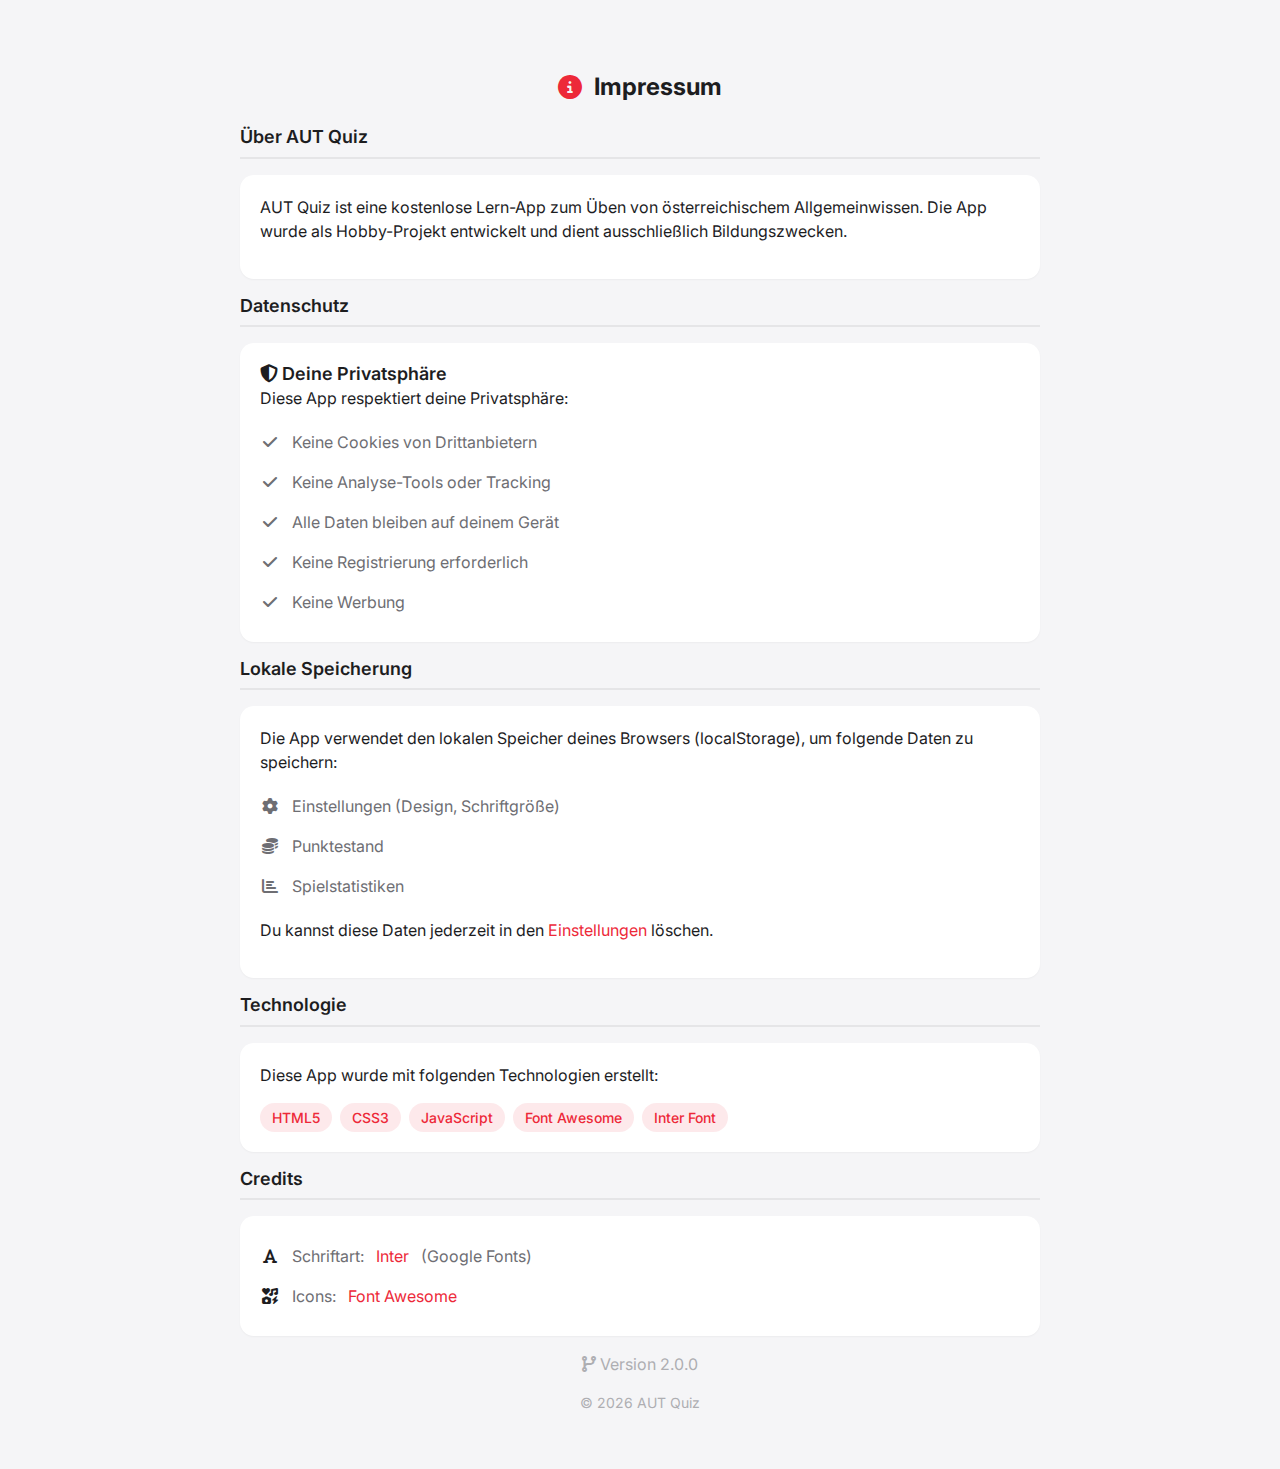
<file: impressum.html>
<!DOCTYPE html>
<html lang="de">
<head>
    <meta charset="UTF-8">
    <meta name="viewport" content="width=device-width, initial-scale=1.0">
    <title>Impressum - AUT Quiz</title>
    <link rel="preconnect" href="https://fonts.googleapis.com">
    <link rel="preconnect" href="https://fonts.gstatic.com" crossorigin>
    <link href="https://fonts.googleapis.com/css2?family=Inter:wght@400;500;600;700&display=swap" rel="stylesheet">
    <link rel="stylesheet" href="https://cdnjs.cloudflare.com/ajax/libs/font-awesome/6.4.0/css/all.min.css">
    <link rel="stylesheet" href="css/styles.css?v=2.1.6">
</head>
<body data-page="impressum" class="has-bottom-nav has-sidebar">
    <!-- Sidebar will be injected by JS -->

    <!-- Main Content -->
    <main class="container page">
        <div class="page-header text-center">
            <h1 class="page-title">
                <i class="fas fa-info-circle"></i> Impressum
            </h1>
        </div>

        <!-- About -->
        <section class="mb-4">
            <h2 class="section-title">Über AUT Quiz</h2>
            <div class="card">
                <p class="card-text">
                    AUT Quiz ist eine kostenlose Lern-App zum Üben von österreichischem Allgemeinwissen.
                    Die App wurde als Hobby-Projekt entwickelt und dient ausschließlich Bildungszwecken.
                </p>
            </div>
        </section>

        <!-- Privacy -->
        <section class="mb-4">
            <h2 class="section-title">Datenschutz</h2>
            <div class="card">
                <h3 class="card-title">
                    <i class="fas fa-shield-alt text-primary"></i>
                    Deine Privatsphäre
                </h3>
                <p class="card-text mb-3">
                    Diese App respektiert deine Privatsphäre:
                </p>
                <ul class="list">
                    <li><i class="fas fa-check text-success"></i> Keine Cookies von Drittanbietern</li>
                    <li><i class="fas fa-check text-success"></i> Keine Analyse-Tools oder Tracking</li>
                    <li><i class="fas fa-check text-success"></i> Alle Daten bleiben auf deinem Gerät</li>
                    <li><i class="fas fa-check text-success"></i> Keine Registrierung erforderlich</li>
                    <li><i class="fas fa-check text-success"></i> Keine Werbung</li>
                </ul>
            </div>
        </section>

        <!-- Local Storage -->
        <section class="mb-4">
            <h2 class="section-title">Lokale Speicherung</h2>
            <div class="card">
                <p class="card-text mb-3">
                    Die App verwendet den lokalen Speicher deines Browsers (localStorage), um folgende Daten zu speichern:
                </p>
                <ul class="list">
                    <li><i class="fas fa-cog"></i> Einstellungen (Design, Schriftgröße)</li>
                    <li><i class="fas fa-coins"></i> Punktestand</li>
                    <li><i class="fas fa-chart-bar"></i> Spielstatistiken</li>
                </ul>
                <p class="card-text mt-3">
                    Du kannst diese Daten jederzeit in den <a href="settings.html">Einstellungen</a> löschen.
                </p>
            </div>
        </section>

        <!-- Tech Stack -->
        <section class="mb-4">
            <h2 class="section-title">Technologie</h2>
            <div class="card">
                <p class="card-text">
                    Diese App wurde mit folgenden Technologien erstellt:
                </p>
                <div class="tech-badges mt-3">
                    <span class="badge">HTML5</span>
                    <span class="badge">CSS3</span>
                    <span class="badge">JavaScript</span>
                    <span class="badge">Font Awesome</span>
                    <span class="badge">Inter Font</span>
                </div>
            </div>
        </section>

        <!-- Credits -->
        <section class="mb-4">
            <h2 class="section-title">Credits</h2>
            <div class="card">
                <ul class="list">
                    <li>
                        <i class="fas fa-font text-primary"></i>
                        Schriftart: <a href="https://fonts.google.com/specimen/Inter" target="_blank" rel="noopener">Inter</a> (Google Fonts)
                    </li>
                    <li>
                        <i class="fas fa-icons text-primary"></i>
                        Icons: <a href="https://fontawesome.com/" target="_blank" rel="noopener">Font Awesome</a>
                    </li>
                </ul>
            </div>
        </section>

        <!-- Version -->
        <section class="text-center text-muted">
            <p>
                <i class="fas fa-code-branch"></i> Version <span id="appVersion">2.0.0</span>
            </p>
            <p class="text-sm">
                &copy; 2026 AUT Quiz
            </p>
        </section>
    </main>

    <!-- Bottom Navigation -->
    <nav class="bottom-nav" id="bottomNav">
        <a href="index.html" class="bottom-nav-item">
            <i class="fas fa-home"></i>
            <span>Spiel</span>
        </a>
        <a href="points.html" class="bottom-nav-item">
            <i class="fas fa-coins"></i>
            <span>Punkte</span>
        </a>
        <a href="stats.html" class="bottom-nav-item">
            <i class="fas fa-chart-bar"></i>
            <span>Statistik</span>
        </a>
        <a href="settings.html" class="bottom-nav-item">
            <i class="fas fa-cog"></i>
            <span>Einstellungen</span>
        </a>
    </nav>

    <!-- Scripts -->
    <script src="js/core/config.js"></script>
    <script src="js/core/cache-buster.js"></script>
    <script src="js/core/storage.js"></script>
    <script src="js/core/statistics.js"></script>
    <script src="js/core/events.js"></script>
    <script src="js/core/theme.js"></script>
    <script src="js/components/toast.js"></script>
    <script src="js/components/sidebar.js"></script>
    <script src="js/components/bottom-nav.js"></script>
    <script src="js/games/GameEngine.js"></script>
    <script src="js/games/QuizGame.js"></script>
    <script src="js/games/registry.js"></script>
    <script src="js/data/austria.js"></script>
    <script src="js/app.js"></script>
</body>
</html>
</file>
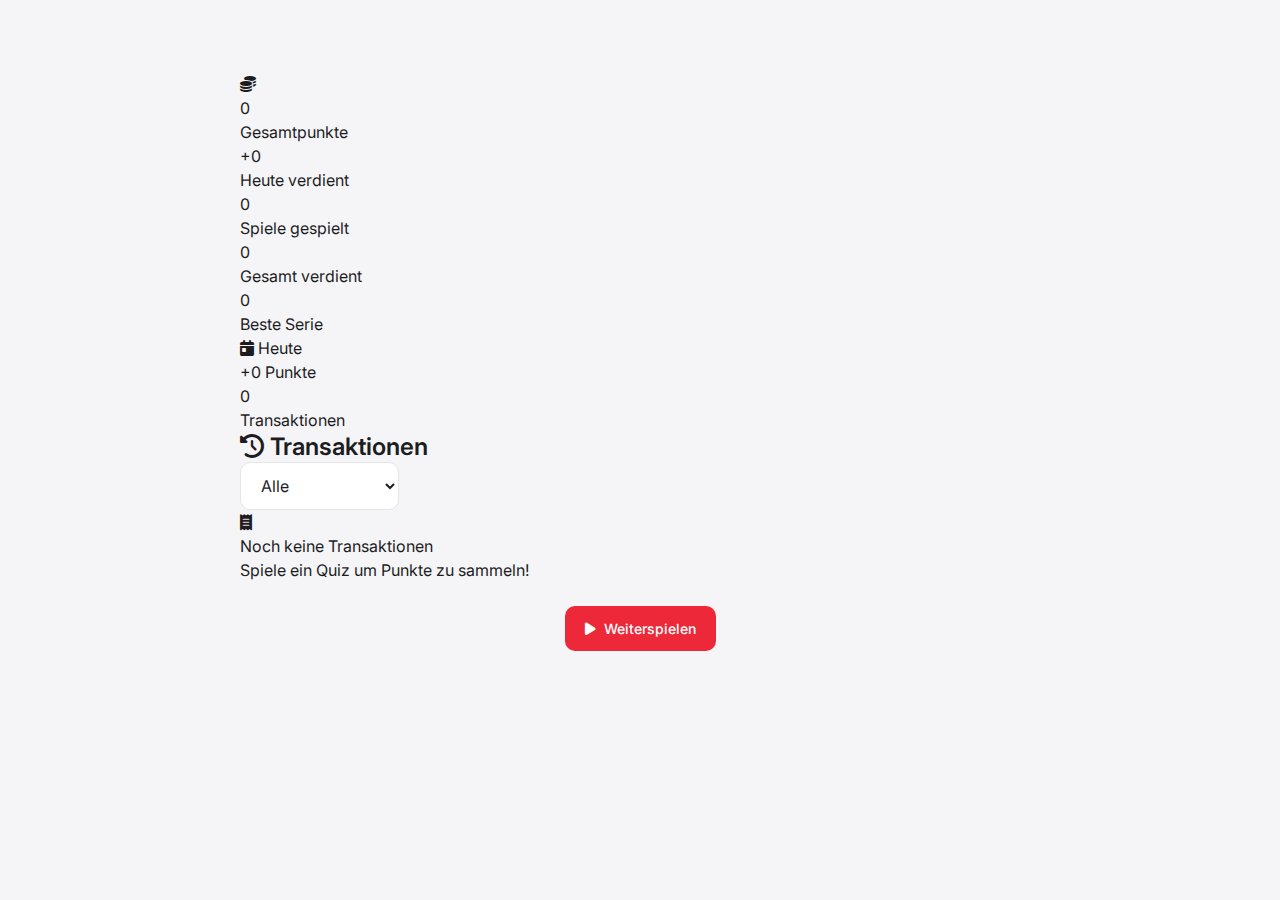
<file: points.html>
<!DOCTYPE html>
<html lang="de">
<head>
    <meta charset="UTF-8">
    <meta name="viewport" content="width=device-width, initial-scale=1.0">
    <title>Punkte - AUT Quiz</title>
    <link rel="preconnect" href="https://fonts.googleapis.com">
    <link rel="preconnect" href="https://fonts.gstatic.com" crossorigin>
    <link href="https://fonts.googleapis.com/css2?family=Inter:wght@400;500;600;700&display=swap" rel="stylesheet">
    <link rel="stylesheet" href="https://cdnjs.cloudflare.com/ajax/libs/font-awesome/6.4.0/css/all.min.css">
    <link rel="stylesheet" href="css/styles.css?v=2.1.6">
</head>
<body data-page="points" class="has-bottom-nav has-sidebar">
    <!-- Sidebar will be injected by JS -->

    <!-- Main Content -->
    <main class="container page">
        <!-- Points Hero -->
        <div class="points-hero">
            <div class="points-hero-content">
                <div class="points-hero-icon">
                    <i class="fas fa-coins"></i>
                </div>
                <div class="points-hero-value" id="totalPoints">0</div>
                <div class="points-hero-label">Gesamtpunkte</div>
            </div>
        </div>

        <!-- Quick Stats -->
        <div class="points-quick-stats">
            <div class="quick-stat">
                <div class="quick-stat-value positive" id="todayEarned">+0</div>
                <div class="quick-stat-label">Heute verdient</div>
            </div>
            <div class="quick-stat">
                <div class="quick-stat-value" id="totalGames">0</div>
                <div class="quick-stat-label">Spiele gespielt</div>
            </div>
            <div class="quick-stat">
                <div class="quick-stat-value" id="totalEarned">0</div>
                <div class="quick-stat-label">Gesamt verdient</div>
            </div>
            <div class="quick-stat">
                <div class="quick-stat-value" id="bestStreak">0</div>
                <div class="quick-stat-label">Beste Serie</div>
            </div>
        </div>

        <!-- Today Summary -->
        <div class="today-summary" id="todaySummary">
            <!-- Wird dynamisch gefüllt -->
        </div>

        <!-- History Section -->
        <section class="history-section">
            <div class="history-header">
                <h2 class="history-title">
                    <i class="fas fa-history"></i>
                    Transaktionen
                </h2>
                <select class="history-filter" id="historyFilter">
                    <option value="all">Alle</option>
                    <option value="game_win">Spielgewinne</option>
                    <option value="game_bonus">Boni</option>
                    <option value="achievement">Achievements</option>
                    <option value="streak_bonus">Streak-Boni</option>
                    <option value="spent">Ausgegeben</option>
                </select>
            </div>
            
            <div class="history-list" id="historyList">
                <!-- Wird dynamisch gefüllt -->
            </div>
        </section>

        <!-- Action -->
        <div class="text-center mt-6">
            <a href="index.html" class="btn btn-primary">
                <i class="fas fa-play"></i> Weiterspielen
            </a>
        </div>
    </main>

    <!-- Bottom Navigation -->
    <nav class="bottom-nav" id="bottomNav">
        <a href="index.html" class="bottom-nav-item">
            <i class="fas fa-home"></i>
            <span>Spiel</span>
        </a>
        <a href="points.html" class="bottom-nav-item active">
            <i class="fas fa-coins"></i>
            <span>Punkte</span>
        </a>
        <a href="stats.html" class="bottom-nav-item">
            <i class="fas fa-chart-bar"></i>
            <span>Statistik</span>
        </a>
        <a href="settings.html" class="bottom-nav-item">
            <i class="fas fa-cog"></i>
            <span>Einstellungen</span>
        </a>
    </nav>

    <!-- Scripts -->
    <script src="js/core/config.js"></script>
    <script src="js/core/cache-buster.js"></script>
    <script src="js/core/storage.js"></script>
    <script src="js/core/statistics.js"></script>
    <script src="js/core/points-history.js"></script>
    <script src="js/core/events.js"></script>
    <script src="js/core/theme.js"></script>
    <script src="js/components/toast.js"></script>
    <script src="js/components/modal.js"></script>
    <script src="js/components/sidebar.js"></script>
    <script src="js/components/bottom-nav.js"></script>
    <script src="js/games/GameEngine.js"></script>
    <script src="js/games/QuizGame.js"></script>
    <script src="js/games/registry.js"></script>
    <script src="js/data/austria.js"></script>
    <script src="js/pages/points.js"></script>
    <script src="js/app.js"></script>
</body>
</html>
</file>
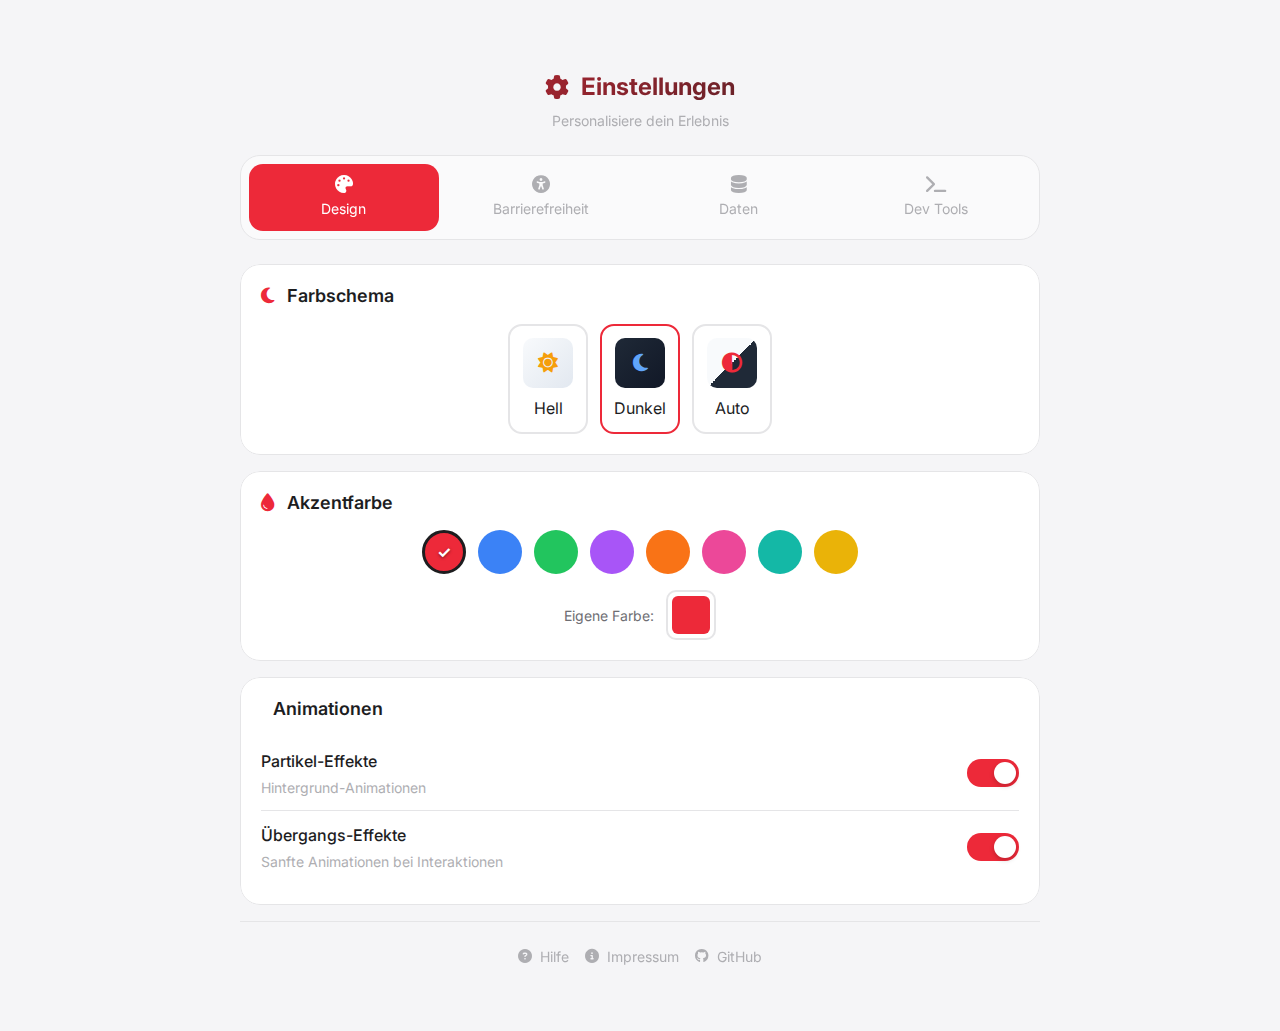
<file: settings.html>
<!DOCTYPE html>
<html lang="de">
<head>
    <meta charset="UTF-8">
    <meta name="viewport" content="width=device-width, initial-scale=1.0">
    <title>Einstellungen - AUT Quiz</title>
    <link rel="preconnect" href="https://fonts.googleapis.com">
    <link rel="preconnect" href="https://fonts.gstatic.com" crossorigin>
    <link href="https://fonts.googleapis.com/css2?family=Inter:wght@400;500;600;700&display=swap" rel="stylesheet">
    <link rel="stylesheet" href="https://cdnjs.cloudflare.com/ajax/libs/font-awesome/6.4.0/css/all.min.css">
    <link rel="stylesheet" href="css/styles.css?v=2.1.6">
    <link rel="stylesheet" href="css/settings-future.css">
</head>
<body data-page="settings" class="has-bottom-nav has-sidebar futuristic">
    <!-- Animated Background -->
    <div class="settings-bg">
        <div class="bg-grid"></div>
        <div class="bg-glow"></div>
    </div>

    <!-- Sidebar will be injected by JS -->

    <!-- Main Content -->
    <main class="container page settings-page">
        <div class="page-header">
            <h1 class="page-title glow-text">
                <i class="fas fa-cog fa-spin-slow"></i> Einstellungen
            </h1>
            <p class="page-subtitle">Personalisiere dein Erlebnis</p>
        </div>

        <!-- Settings Navigation Tabs -->
        <div class="settings-tabs">
            <button class="tab-btn active" data-tab="appearance">
                <i class="fas fa-palette"></i>
                <span>Design</span>
            </button>
            <button class="tab-btn" data-tab="accessibility">
                <i class="fas fa-universal-access"></i>
                <span>Barrierefreiheit</span>
            </button>
            <button class="tab-btn" data-tab="data">
                <i class="fas fa-database"></i>
                <span>Daten</span>
            </button>
            <button class="tab-btn" data-tab="devtools">
                <i class="fas fa-terminal"></i>
                <span>Dev Tools</span>
            </button>
        </div>

        <!-- Tab Content -->
        <div class="settings-content">
            
            <!-- Appearance Tab -->
            <div class="tab-panel active" id="panel-appearance">
                <div class="futuristic-card">
                    <div class="card-glow"></div>
                    <div class="card-inner">
                        <h3 class="section-heading">
                            <i class="fas fa-moon"></i> Farbschema
                        </h3>
                        
                        <div class="theme-selector">
                            <button class="theme-option" data-theme="light">
                                <div class="theme-preview light-preview">
                                    <i class="fas fa-sun"></i>
                                </div>
                                <span>Hell</span>
                            </button>
                            <button class="theme-option" data-theme="dark">
                                <div class="theme-preview dark-preview">
                                    <i class="fas fa-moon"></i>
                                </div>
                                <span>Dunkel</span>
                            </button>
                            <button class="theme-option" data-theme="auto">
                                <div class="theme-preview auto-preview">
                                    <i class="fas fa-adjust"></i>
                                </div>
                                <span>Auto</span>
                            </button>
                        </div>
                    </div>
                </div>

                <div class="futuristic-card">
                    <div class="card-glow"></div>
                    <div class="card-inner">
                        <h3 class="section-heading">
                            <i class="fas fa-droplet"></i> Akzentfarbe
                        </h3>
                        
                        <div class="color-selector">
                            <div class="preset-colors">
                                <button class="color-btn" data-color="#ed2939" style="--btn-color: #ed2939" title="Österreich Rot"></button>
                                <button class="color-btn" data-color="#3b82f6" style="--btn-color: #3b82f6" title="Blau"></button>
                                <button class="color-btn" data-color="#22c55e" style="--btn-color: #22c55e" title="Grün"></button>
                                <button class="color-btn" data-color="#a855f7" style="--btn-color: #a855f7" title="Lila"></button>
                                <button class="color-btn" data-color="#f97316" style="--btn-color: #f97316" title="Orange"></button>
                                <button class="color-btn" data-color="#ec4899" style="--btn-color: #ec4899" title="Pink"></button>
                                <button class="color-btn" data-color="#14b8a6" style="--btn-color: #14b8a6" title="Türkis"></button>
                                <button class="color-btn" data-color="#eab308" style="--btn-color: #eab308" title="Gold"></button>
                            </div>
                            <div class="custom-color">
                                <label>Eigene Farbe:</label>
                                <input type="color" id="accentColor" class="color-picker-future" value="#ed2939">
                            </div>
                        </div>
                    </div>
                </div>

                <div class="futuristic-card">
                    <div class="card-glow"></div>
                    <div class="card-inner">
                        <h3 class="section-heading">
                            <i class="fas fa-sparkles"></i> Animationen
                        </h3>
                        
                        <div class="setting-row">
                            <div class="setting-info">
                                <div class="setting-label">Partikel-Effekte</div>
                                <div class="setting-desc">Hintergrund-Animationen</div>
                            </div>
                            <label class="toggle-future">
                                <input type="checkbox" id="particlesToggle" checked>
                                <span class="toggle-track">
                                    <span class="toggle-thumb"></span>
                                </span>
                            </label>
                        </div>
                        
                        <div class="setting-row">
                            <div class="setting-info">
                                <div class="setting-label">Übergangs-Effekte</div>
                                <div class="setting-desc">Sanfte Animationen bei Interaktionen</div>
                            </div>
                            <label class="toggle-future">
                                <input type="checkbox" id="transitionsToggle" checked>
                                <span class="toggle-track">
                                    <span class="toggle-thumb"></span>
                                </span>
                            </label>
                        </div>
                    </div>
                </div>
            </div>

            <!-- Accessibility Tab -->
            <div class="tab-panel" id="panel-accessibility">
                <div class="futuristic-card">
                    <div class="card-glow"></div>
                    <div class="card-inner">
                        <h3 class="section-heading">
                            <i class="fas fa-text-height"></i> Textgröße
                        </h3>
                        
                        <div class="font-size-selector">
                            <span class="font-label small">A</span>
                            <input type="range" id="fontSizeSlider" min="0.75" max="1.5" step="0.125" value="1" class="slider-future">
                            <span class="font-label large">A</span>
                        </div>
                        <div class="font-size-preview" id="fontPreview">
                            <p>Vorschau: So sieht der Text aus</p>
                        </div>
                    </div>
                </div>

                <div class="futuristic-card">
                    <div class="card-glow"></div>
                    <div class="card-inner">
                        <h3 class="section-heading">
                            <i class="fas fa-eye"></i> Sichtbarkeit
                        </h3>
                        
                        <div class="setting-row">
                            <div class="setting-info">
                                <div class="setting-label">Hoher Kontrast</div>
                                <div class="setting-desc">Verbesserte Lesbarkeit</div>
                            </div>
                            <label class="toggle-future">
                                <input type="checkbox" id="highContrastToggle">
                                <span class="toggle-track">
                                    <span class="toggle-thumb"></span>
                                </span>
                            </label>
                        </div>
                        
                        <div class="setting-row">
                            <div class="setting-info">
                                <div class="setting-label">Reduzierte Bewegung</div>
                                <div class="setting-desc">Weniger Animationen für sensitive Nutzer</div>
                            </div>
                            <label class="toggle-future">
                                <input type="checkbox" id="reducedMotionToggle">
                                <span class="toggle-track">
                                    <span class="toggle-thumb"></span>
                                </span>
                            </label>
                        </div>
                        
                        <div class="setting-row">
                            <div class="setting-info">
                                <div class="setting-label">Große Klickziele</div>
                                <div class="setting-desc">Größere Buttons und Links</div>
                            </div>
                            <label class="toggle-future">
                                <input type="checkbox" id="largeTargetsToggle">
                                <span class="toggle-track">
                                    <span class="toggle-thumb"></span>
                                </span>
                            </label>
                        </div>
                    </div>
                </div>

                <div class="futuristic-card">
                    <div class="card-glow"></div>
                    <div class="card-inner">
                        <h3 class="section-heading">
                            <i class="fas fa-volume-up"></i> Audio & Feedback
                        </h3>
                        
                        <div class="setting-row">
                            <div class="setting-info">
                                <div class="setting-label">Sound-Effekte</div>
                                <div class="setting-desc">Akustisches Feedback bei Aktionen</div>
                            </div>
                            <label class="toggle-future">
                                <input type="checkbox" id="soundToggle">
                                <span class="toggle-track">
                                    <span class="toggle-thumb"></span>
                                </span>
                            </label>
                        </div>
                        
                        <div class="setting-row">
                            <div class="setting-info">
                                <div class="setting-label">Vibration</div>
                                <div class="setting-desc">Haptisches Feedback (Mobile)</div>
                            </div>
                            <label class="toggle-future">
                                <input type="checkbox" id="vibrationToggle">
                                <span class="toggle-track">
                                    <span class="toggle-thumb"></span>
                                </span>
                            </label>
                        </div>
                        
                        <div class="setting-row">
                            <div class="setting-info">
                                <div class="setting-label">Screenreader-Modus</div>
                                <div class="setting-desc">Optimiert für Bildschirmleser</div>
                            </div>
                            <label class="toggle-future">
                                <input type="checkbox" id="screenreaderToggle">
                                <span class="toggle-track">
                                    <span class="toggle-thumb"></span>
                                </span>
                            </label>
                        </div>
                    </div>
                </div>

                <div class="futuristic-card">
                    <div class="card-glow"></div>
                    <div class="card-inner">
                        <h3 class="section-heading">
                            <i class="fas fa-palette"></i> Farbenblindheit
                        </h3>
                        
                        <div class="colorblind-selector">
                            <button class="colorblind-option active" data-mode="none">
                                <span class="cb-preview normal"></span>
                                <span>Normal</span>
                            </button>
                            <button class="colorblind-option" data-mode="protanopia">
                                <span class="cb-preview protanopia"></span>
                                <span>Protanopie</span>
                            </button>
                            <button class="colorblind-option" data-mode="deuteranopia">
                                <span class="cb-preview deuteranopia"></span>
                                <span>Deuteranopie</span>
                            </button>
                            <button class="colorblind-option" data-mode="tritanopia">
                                <span class="cb-preview tritanopia"></span>
                                <span>Tritanopie</span>
                            </button>
                        </div>
                    </div>
                </div>
            </div>

            <!-- Data Tab -->
            <div class="tab-panel" id="panel-data">
                <div class="futuristic-card data-card">
                    <div class="card-glow"></div>
                    <div class="card-inner">
                        <h3 class="section-heading">
                            <i class="fas fa-chart-pie"></i> Speicheranalyse
                        </h3>
                        
                        <div class="storage-chart-container">
                            <canvas id="storageChart" width="200" height="200"></canvas>
                            <div class="storage-center">
                                <span class="storage-total" id="storageTotal">0 KB</span>
                                <span class="storage-label">Gesamt</span>
                            </div>
                        </div>
                        
                        <div class="storage-legend" id="storageLegend">
                            <!-- Dynamisch generiert -->
                        </div>
                        
                        <div class="storage-details">
                            <div class="detail-row">
                                <span>Verfügbar:</span>
                                <span id="storageAvailable">~5 MB</span>
                            </div>
                            <div class="detail-row">
                                <span>Browser Limit:</span>
                                <span id="storageBrowserLimit">~5-10 MB</span>
                            </div>
                        </div>
                    </div>
                </div>

                <div class="futuristic-card">
                    <div class="card-glow"></div>
                    <div class="card-inner">
                        <h3 class="section-heading">
                            <i class="fas fa-key"></i> Storage Keys
                        </h3>
                        
                        <div class="keys-list" id="storageKeysList">
                            <!-- Dynamisch generiert -->
                        </div>
                    </div>
                </div>

                <div class="futuristic-card">
                    <div class="card-glow"></div>
                    <div class="card-inner">
                        <h3 class="section-heading">
                            <i class="fas fa-download"></i> Export & Import
                        </h3>
                        
                        <div class="data-actions">
                            <button id="exportDataBtn" class="btn-future">
                                <i class="fas fa-file-export"></i>
                                <span>Daten exportieren</span>
                            </button>
                            <label class="btn-future btn-secondary">
                                <i class="fas fa-file-import"></i>
                                <span>Daten importieren</span>
                                <input type="file" id="importDataInput" accept=".json" hidden>
                            </label>
                        </div>
                    </div>
                </div>

                <div class="futuristic-card danger-zone">
                    <div class="card-glow danger"></div>
                    <div class="card-inner">
                        <h3 class="section-heading danger">
                            <i class="fas fa-exclamation-triangle"></i> Gefahrenzone
                        </h3>
                        
                        <div class="danger-actions">
                            <button id="resetStatsBtn" class="btn-danger-outline">
                                <i class="fas fa-chart-bar"></i>
                                <span>Statistiken zurücksetzen</span>
                            </button>
                            <button id="resetSettingsBtn" class="btn-danger-outline">
                                <i class="fas fa-cog"></i>
                                <span>Einstellungen zurücksetzen</span>
                            </button>
                            <button id="resetAllBtn" class="btn-danger">
                                <i class="fas fa-trash-alt"></i>
                                <span>ALLES LÖSCHEN</span>
                            </button>
                        </div>
                    </div>
                </div>
            </div>

            <!-- Dev Tools Tab -->
            <div class="tab-panel" id="panel-devtools">
                <div class="futuristic-card terminal-card">
                    <div class="card-glow cyan"></div>
                    <div class="card-inner">
                        <h3 class="section-heading cyan">
                            <i class="fas fa-terminal"></i> Console
                        </h3>
                        
                        <div class="dev-console" id="devConsole">
                            <div class="console-output" id="consoleOutput">
                                <div class="console-line info">
                                    <span class="timestamp">[--:--:--]</span>
                                    <span class="message">Bereit für Befehle...</span>
                                </div>
                            </div>
                            <div class="console-input-wrapper">
                                <span class="prompt">❯</span>
                                <input type="text" id="consoleInput" class="console-input" placeholder="Befehl eingeben..." autocomplete="off">
                            </div>
                        </div>
                        
                        <div class="console-commands">
                            <span class="cmd-label">Schnellbefehle:</span>
                            <button class="cmd-btn" data-cmd="help">help</button>
                            <button class="cmd-btn" data-cmd="stats">stats</button>
                            <button class="cmd-btn" data-cmd="clear">clear</button>
                            <button class="cmd-btn" data-cmd="storage">storage</button>
                            <button class="cmd-btn" data-cmd="version">version</button>
                        </div>
                    </div>
                </div>

                <div class="futuristic-card">
                    <div class="card-glow"></div>
                    <div class="card-inner">
                        <h3 class="section-heading">
                            <i class="fas fa-sync"></i> Cache Management
                        </h3>
                        
                        <div class="setting-row">
                            <div class="setting-info">
                                <div class="setting-label">Cache Buster</div>
                                <div class="setting-desc">Erzwingt das Laden neuer Dateiversionen</div>
                            </div>
                            <label class="toggle-future">
                                <input type="checkbox" id="cacheBusterToggle" checked>
                                <span class="toggle-track">
                                    <span class="toggle-thumb"></span>
                                </span>
                            </label>
                        </div>
                        
                        <div class="cache-buttons">
                            <button id="clearCacheBtn" class="btn-future btn-secondary">
                                <i class="fas fa-broom"></i> Cache leeren
                            </button>
                            <button id="hardReloadBtn" class="btn-future btn-secondary">
                                <i class="fas fa-sync-alt"></i> Hard Reload
                            </button>
                            <button id="clearServiceWorkerBtn" class="btn-future btn-secondary">
                                <i class="fas fa-cogs"></i> SW Reset
                            </button>
                            <button id="cacheBusterConsoleBtn" class="btn-future btn-primary">
                                <i class="fas fa-terminal"></i> CacheBuster Konsole
                            </button>
                        </div>
                    </div>
                </div>

                <div class="futuristic-card">
                    <div class="card-glow"></div>
                    <div class="card-inner">
                        <h3 class="section-heading">
                            <i class="fas fa-bug"></i> Debug-Optionen
                        </h3>
                        
                        <div class="setting-row">
                            <div class="setting-info">
                                <div class="setting-label">Debug-Modus</div>
                                <div class="setting-desc">Erweiterte Logs in der Konsole</div>
                            </div>
                            <label class="toggle-future">
                                <input type="checkbox" id="debugModeToggle">
                                <span class="toggle-track">
                                    <span class="toggle-thumb"></span>
                                </span>
                            </label>
                        </div>
                        
                        <div class="setting-row">
                            <div class="setting-info">
                                <div class="setting-label">Performance Monitor</div>
                                <div class="setting-desc">FPS und Memory anzeigen</div>
                            </div>
                            <label class="toggle-future">
                                <input type="checkbox" id="perfMonitorToggle">
                                <span class="toggle-track">
                                    <span class="toggle-thumb"></span>
                                </span>
                            </label>
                        </div>
                        
                        <div class="setting-row">
                            <div class="setting-info">
                                <div class="setting-label">Event Logger</div>
                                <div class="setting-desc">Alle Events protokollieren</div>
                            </div>
                            <label class="toggle-future">
                                <input type="checkbox" id="eventLoggerToggle">
                                <span class="toggle-track">
                                    <span class="toggle-thumb"></span>
                                </span>
                            </label>
                        </div>
                    </div>
                </div>

                <div class="futuristic-card">
                    <div class="card-glow"></div>
                    <div class="card-inner">
                        <h3 class="section-heading">
                            <i class="fas fa-vial"></i> Test-Funktionen
                        </h3>
                        
                        <div class="test-buttons">
                            <button id="testToastBtn" class="btn-future btn-sm">
                                <i class="fas fa-bell"></i> Toast testen
                            </button>
                            <button id="testAchievementBtn" class="btn-future btn-sm">
                                <i class="fas fa-trophy"></i> Achievement testen
                            </button>
                            <button id="addTestDataBtn" class="btn-future btn-sm">
                                <i class="fas fa-database"></i> Test-Daten
                            </button>
                            <button id="simulateGameBtn" class="btn-future btn-sm">
                                <i class="fas fa-gamepad"></i> Spiel simulieren
                            </button>
                        </div>
                    </div>
                </div>

                <div class="futuristic-card">
                    <div class="card-glow"></div>
                    <div class="card-inner">
                        <h3 class="section-heading">
                            <i class="fas fa-info-circle"></i> System Info
                        </h3>
                        
                        <div class="system-info">
                            <div class="info-row">
                                <span class="info-label">App Version:</span>
                                <span class="info-value" id="appVersion">2.0.0</span>
                            </div>
                            <div class="info-row">
                                <span class="info-label">Build:</span>
                                <span class="info-value" id="buildDate">2026-01-08</span>
                            </div>
                            <div class="info-row">
                                <span class="info-label">Build-Zeit:</span>
                                <span class="info-value" id="buildTime">-</span>
                            </div>
                            <div class="info-row">
                                <span class="info-label">Browser:</span>
                                <span class="info-value" id="browserInfo">-</span>
                            </div>
                            <div class="info-row">
                                <span class="info-label">Viewport:</span>
                                <span class="info-value" id="viewportInfo">-</span>
                            </div>
                            <div class="info-row">
                                <span class="info-label">Theme:</span>
                                <span class="info-value" id="currentTheme">-</span>
                            </div>
                            <div class="info-row">
                                <span class="info-label">Registrierte Spiele:</span>
                                <span class="info-value" id="registeredGames">-</span>
                            </div>
                        </div>
                    </div>
                </div>
            </div>

        </div>

        <!-- Footer Links -->
        <div class="settings-footer">
            <a href="help.html" class="footer-link">
                <i class="fas fa-question-circle"></i> Hilfe
            </a>
            <a href="impressum.html" class="footer-link">
                <i class="fas fa-info-circle"></i> Impressum
            </a>
            <a href="https://github.com/ochtii/Spielesammlung" target="_blank" class="footer-link">
                <i class="fab fa-github"></i> GitHub
            </a>
        </div>
    </main>

    <!-- Performance Monitor Overlay -->
    <div class="perf-monitor" id="perfMonitor" style="display: none;">
        <div class="perf-fps">FPS: <span id="perfFps">60</span></div>
        <div class="perf-memory">MEM: <span id="perfMemory">-</span></div>
    </div>

    <!-- Bottom Navigation -->
    <nav class="bottom-nav glass-nav" id="bottomNav">
        <a href="index.html" class="bottom-nav-item">
            <i class="fas fa-home"></i>
            <span>Spiel</span>
        </a>
        <a href="points.html" class="bottom-nav-item">
            <i class="fas fa-coins"></i>
            <span>Punkte</span>
        </a>
        <a href="stats.html" class="bottom-nav-item">
            <i class="fas fa-chart-bar"></i>
            <span>Statistik</span>
        </a>
        <a href="settings.html" class="bottom-nav-item active">
            <i class="fas fa-cog"></i>
            <span>Einstellungen</span>
        </a>
    </nav>

    <!-- Scripts -->
    <script src="js/core/config.js"></script>
    <script src="js/core/cache-buster.js"></script>
    <script src="js/core/storage.js"></script>
    <script src="js/core/statistics.js"></script>
    <script src="js/core/events.js"></script>
    <script src="js/core/theme.js"></script>
    <script src="js/components/toast.js"></script>
    <script src="js/components/sidebar.js"></script>
    <script src="js/components/bottom-nav.js"></script>
    <script src="js/games/GameEngine.js"></script>
    <script src="js/games/QuizGame.js"></script>
    <script src="js/games/registry.js"></script>
    <script src="js/data/austria.js"></script>
    <script src="js/app.js"></script>
    <script src="js/pages/settings.js"></script>
</body>
</html>
</file>
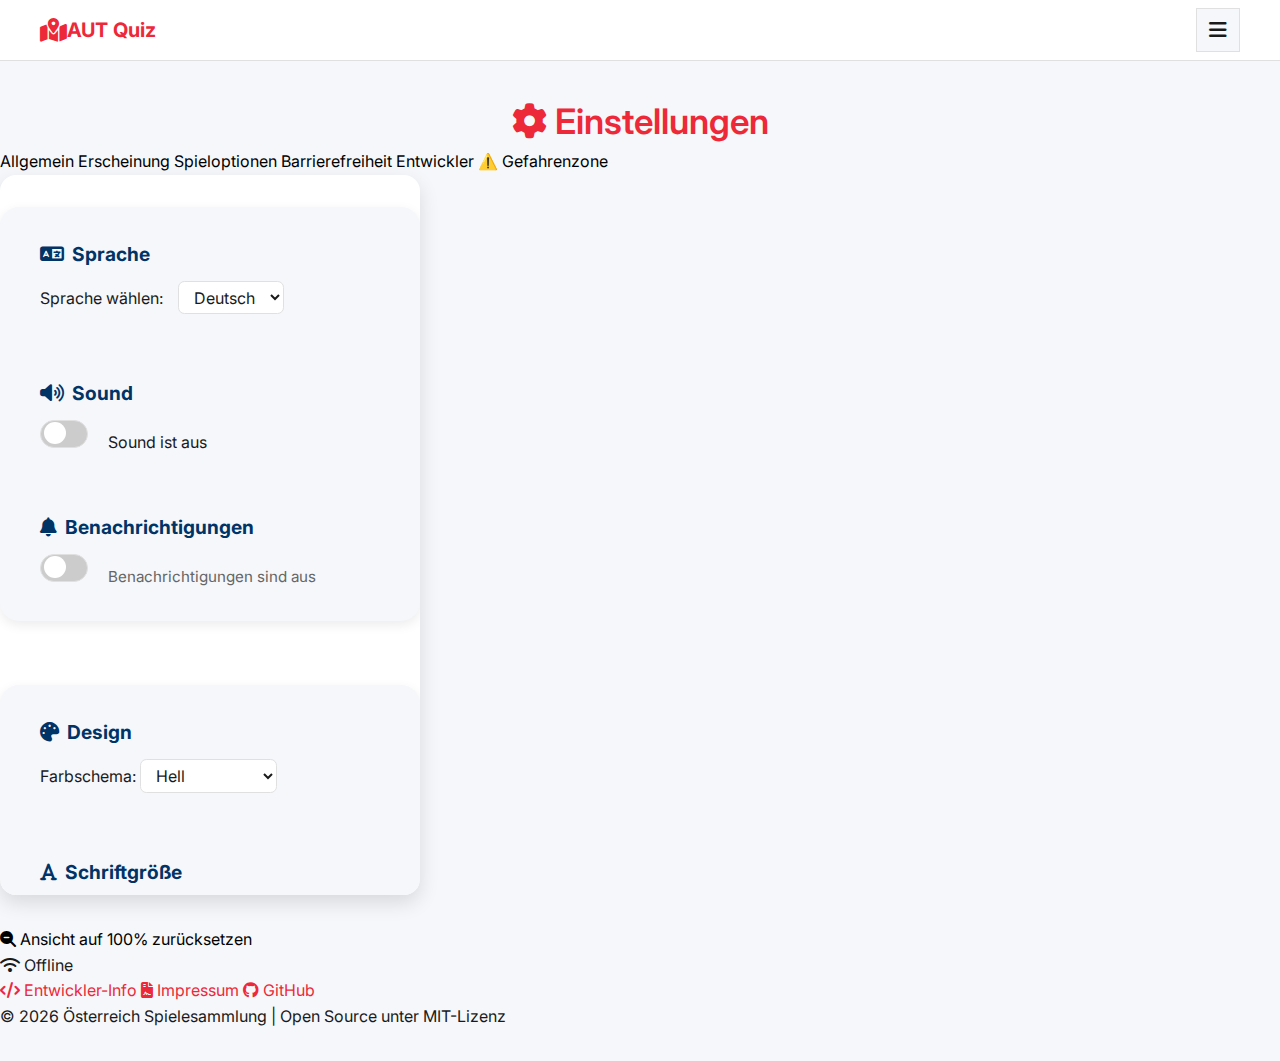
<file: settings_new.html>
<!DOCTYPE html>
<html lang="de">
<head>
	<meta charset="UTF-8">
	<meta name="viewport" content="width=device-width, initial-scale=1.0">
	<title>Einstellungen</title>
	<link href="https://fonts.googleapis.com/css2?family=Inter:wght@300;400;500;600;700&family=Roboto+Condensed:wght@400;700&display=swap" rel="stylesheet">
	<link rel="stylesheet" href="https://cdnjs.cloudflare.com/ajax/libs/font-awesome/6.4.0/css/all.min.css">
	<link rel="stylesheet" href="css/main.css?v=20260109">
	<link rel="stylesheet" href="css/settings_new.css">
</head>
<body>
	<!-- Navbar -->
	<nav class="navbar">
		<div class="navbar-content">
			<a href="index.html" class="navbar-brand">
				<i class="fas fa-map-location-dot"></i> AUT Quiz
			</a>
			<div class="navbar-menu">
				<button class="menu-toggle" id="menuToggle" aria-label="Menü" type="button">
					<i class="fas fa-bars"></i>
				</button>
				<div class="menu-dropdown" id="menuDropdown">
					<a href="points.html" class="menu-item">
						<i class="fas fa-coins"></i> <span>Punkte: <span id="menuPointsDisplay">0</span></span>
					</a>
					<a href="help.html" class="menu-item">
						<i class="fas fa-question-circle"></i> Hilfe
					</a>
					<a href="faq.html" class="menu-item">
						<i class="fas fa-circle-question"></i> FAQ
					</a>
					<a href="stats.html" class="menu-item">
						<i class="fas fa-chart-bar"></i> Statistik
					</a>
					<a href="settings_new.html" class="menu-item">
						<i class="fas fa-cog"></i> Einstellungen
					</a>
				</div>
			</div>
		</div>
	</nav>

	<main class="container">
		<h1 class="settings-title"><i class="fas fa-cog"></i> Einstellungen</h1>
		<div class="settings-tabs">
			<button class="tab-btn active" data-tab="general">Allgemein</button>
			<button class="tab-btn" data-tab="appearance">Erscheinung</button>
			<button class="tab-btn" data-tab="game">Spieloptionen</button>
			<button class="tab-btn" data-tab="accessibility">Barrierefreiheit</button>
			<button class="tab-btn" data-tab="developer">Entwickler</button>
			<button class="tab-btn danger-tab" data-tab="danger">⚠️ Gefahrenzone</button>
		</div>
		<div class="settings-content">
			<div class="tab-panel active" id="general">
				<div class="settings-card">
					<section class="settings-section">
						<h2><i class="fas fa-language"></i> Sprache</h2>
						<label for="language-select">Sprache wählen:</label>
						<select id="language-select">
							<option value="de">Deutsch</option>
							<option value="en">English</option>
						</select>
					</section>
					<section class="settings-section">
						<h2><i class="fas fa-volume-up"></i> Sound</h2>
						<label class="switch">
							<input type="checkbox" id="sound-toggle">
							<span class="slider round"></span>
						</label>
						<span id="sound-status">Sound ist aus</span>
					</section>
					<section class="settings-section">
						<h2><i class="fas fa-bell"></i> Benachrichtigungen</h2>
						<label class="switch">
							<input type="checkbox" id="notifications-toggle">
							<span class="slider round"></span>
						</label>
						<span id="notifications-status">Benachrichtigungen sind aus</span>
					</section>
				</div>
			</div>
			<div class="tab-panel" id="appearance">
				<div class="settings-card">
					<section class="settings-section">
						<h2><i class="fas fa-palette"></i> Design</h2>
						<label for="theme-select">Farbschema:</label>
						<select id="theme-select">
							<option value="light">Hell</option>
							<option value="dark">Dunkel</option>
							<option value="auto">Automatisch</option>
						</select>
					</section>
					<section class="settings-section">
						<h2><i class="fas fa-font"></i> Schriftgröße</h2>
						<label for="font-size-slider">Schriftgröße: <span id="font-size-value">100%</span></label>
						<input type="range" id="font-size-slider" min="80" max="150" step="5" value="100">
						<div class="slider-info">
							<span>80%</span>
							<span>100%</span>
							<span>150%</span>
						</div>
					</section>
					<section class="settings-section">
						<h2><i class="fas fa-magic"></i> Animationen</h2>
						<label class="switch">
							<input type="checkbox" id="animations-toggle">
							<span class="slider round"></span>
						</label>
						<span id="animations-status">Animationen sind an</span>
					</section>
					<section class="settings-section">
						<h2><i class="fas fa-mobile-alt"></i> Navigation</h2>
						<label class="switch">
							<input type="checkbox" id="bottom-nav-enabled-toggle">
							<span class="slider round"></span>
						</label>
						<span id="bottom-nav-enabled-status">Bottom Navigation ist an</span>
					</section>
				</div>
			</div>
			<div class="tab-panel" id="game">
				<div class="settings-card">
					<section class="settings-section">
						<h2><i class="fas fa-clock"></i> Timer</h2>
						<label class="switch">
							<input type="checkbox" id="timer-enabled-toggle">
							<span class="slider round"></span>
						</label>
						<span id="timer-enabled-status">Timer ist aus</span>
						<div id="timer-duration-container" style="display: none; margin-top: 1rem;">
							<label for="timer-duration-select">Timer-Dauer (Sekunden):</label>
							<select id="timer-duration-select">
								<option value="15">15</option>
								<option value="30">30</option>
								<option value="45">45</option>
								<option value="60">60</option>
							</select>
						</div>
						<div id="timer-visual-container" style="display: none; margin-top: 1rem;">
							<label class="switch">
								<input type="checkbox" id="timer-visual-toggle">
								<span class="slider round"></span>
							</label>
							<span id="timer-visual-status">Visueller Timer ist an</span>
						</div>
					</section>
					<section class="settings-section">
						<h2><i class="fas fa-map-marker-alt"></i> Hauptstadt-Modus</h2>
						<label for="capital-mode-select">Standard-Modus:</label>
						<select id="capital-mode-select">
							<option value="all">Alle Hauptstädte</option>
							<option value="federal">Bundesländer-Hauptstädte</option>
							<option value="district">Bezirkshauptstädte</option>
						</select>
					</section>
					<section class="settings-section">
						<h2><i class="fas fa-coins"></i> Punkte-Anzeige</h2>
						<label for="balance-display-select">Anzeige-Modus:</label>
						<select id="balance-display-select">
							<option value="widget">Widget</option>
							<option value="header">Im Header</option>
						</select>
					</section>
				</div>
			</div>
			<div class="tab-panel" id="accessibility">
				<div class="settings-card">
					<section class="settings-section">
						<h2><i class="fas fa-eye"></i> High Contrast</h2>
						<label class="switch">
							<input type="checkbox" id="contrast-toggle">
							<span class="slider round"></span>
						</label>
						<span id="contrast-status">High Contrast ist aus</span>
					</section>
					<section class="settings-section">
						<h2><i class="fas fa-mouse-pointer"></i> Reduzierte Bewegungen</h2>
						<label class="switch">
							<input type="checkbox" id="reduced-motion-toggle">
							<span class="slider round"></span>
						</label>
						<span id="reduced-motion-status">Bewegungen sind normal</span>
					</section>
					<section class="settings-section">
						<h2><i class="fas fa-volume-off"></i> Screen Reader</h2>
						<label class="switch">
							<input type="checkbox" id="screen-reader-toggle">
							<span class="slider round"></span>
						</label>
						<span id="screen-reader-status">Screen Reader ist aus</span>
					</section>
				</div>
			</div>
			<div class="tab-panel" id="developer">
				<div class="settings-card dev-tools-card">
					<section class="settings-section">
						<h2><i class="fas fa-tools"></i> Entwickler-Tools</h2>
						
						<div class="dev-option">
							<label class="switch">
								<input type="checkbox" id="devDarkMode">
								<span class="slider round"></span>
							</label>
							<span>Dark Mode</span>
						</div>
						
						<div class="dev-option">
							<label for="devAccentColor">Accent Farbe:</label>
							<input type="color" id="devAccentColor" value="#ed2939">
						</div>
						
						<div class="dev-option">
							<label class="switch">
								<input type="checkbox" id="devTimerEnabled">
								<span class="slider round"></span>
							</label>
							<span>Timer aktivieren</span>
						</div>
						
						<div class="dev-option">
							<label class="switch">
								<input type="checkbox" id="devTypoTolerance">
								<span class="slider round"></span>
							</label>
							<span>Typo-Toleranz aktivieren</span>
						</div>
						
						<div class="dev-option">
							<label class="switch">
								<input type="checkbox" id="devPaidHints">
								<span class="slider round"></span>
							</label>
							<span>Bezahlte Hinweise aktivieren</span>
						</div>
						
						<div class="dev-actions">
							<button id="devHardReloadBtn" class="dev-btn">
								<i class="fas fa-broom"></i> Hard Reload & Cache leeren
							</button>
							<button id="devSaveSettings" class="dev-btn">
								<i class="fas fa-save"></i> Einstellungen speichern
							</button>
						</div>
						
						<div id="devSaveFeedback" class="save-feedback" style="display: none;">
							<i class="fas fa-check"></i> Einstellungen gespeichert!
						</div>
					</section>
				</div>
			</div>
			<div class="tab-panel" id="danger">
				<div class="settings-card danger-card">
					<section class="settings-section">
						<h2><i class="fas fa-exclamation-triangle"></i> ⚠️ Gefahrenzone</h2>
						<p class="danger-warning">
							<strong>Achtung!</strong> Die folgenden Aktionen sind irreversibel und können nicht rückgängig gemacht werden.
							Bitte seien Sie vorsichtig bei der Verwendung dieser Funktionen.
						</p>
						
						<div class="danger-actions">
							<div class="danger-item">
								<h3><i class="fas fa-undo"></i> Fortschritt zurücksetzen</h3>
								<p>Löscht alle Punkte, gefundenen Easter Eggs und Spielstatistiken.</p>
								<button id="reset-progress-btn" class="danger-btn">
									<i class="fas fa-trash"></i> Fortschritt zurücksetzen
								</button>
							</div>
							
							<div class="danger-item">
								<h3><i class="fas fa-cog"></i> Einstellungen zurücksetzen</h3>
								<p>Setzt alle Einstellungen auf Standardwerte zurück.</p>
								<button id="reset-btn" class="danger-btn">
									<i class="fas fa-undo"></i> Einstellungen zurücksetzen
								</button>
							</div>
							
							<div class="danger-item">
								<h3><i class="fas fa-broom"></i> Cache leeren & Hard Reload</h3>
								<p>Leert den Browser-Cache und lädt die Seite komplett neu.</p>
								<button id="devHardReloadBtn" class="danger-btn">
									<i class="fas fa-broom"></i> Cache leeren & neu laden
								</button>
							</div>
						</div>
					</section>
				</div>
			</div>
		</div>
	</main>

	<!-- Bottom Navigation (Mobile) -->
	<nav class="bottom-nav" id="bottomNav">
		<div class="bottom-nav-content">
			<a href="index.html" class="bottom-nav-item" data-nav="home">
				<i class="fas fa-home"></i>
				<span>Spiel</span>
			</a>
			<a href="points.html" class="bottom-nav-item" data-nav="points">
				<i class="fas fa-coins"></i>
				<span>Punkte</span>
				<span class="bottom-nav-badge" id="bottomNavPoints">0</span>
			</a>
			<a href="help.html" class="bottom-nav-item" data-nav="help">
				<i class="fas fa-question-circle"></i>
				<span>Hilfe</span>
			</a>
			<a href="faq.html" class="bottom-nav-item" data-nav="faq">
				<i class="fas fa-circle-question"></i>
				<span>FAQ</span>
			</a>
			<a href="settings_new.html" class="bottom-nav-item current" data-nav="settings">
				<i class="fas fa-cog"></i>
				<span>Einstellungen</span>
			</a>
		</div>
	</nav>

	<!-- Footer Container - wird durch footer.js geladen -->
	<div id="footer-container"></div>

	<script src="components/footer.js"></script>
	<script src="script.js"></script>
	<script>
	// Settings-Initialisierung in EINEM DOMContentLoaded-Block
	document.addEventListener('DOMContentLoaded', function() {

	    // Theme
	    const themeSelect = document.getElementById('theme-select');
	    function applyTheme(theme) {
	        document.body.classList.remove('light-mode', 'dark-mode');
	        if (theme === 'auto') {
	            const prefersDark = window.matchMedia('(prefers-color-scheme: dark)').matches;
	            document.body.classList.add(prefersDark ? 'dark-mode' : 'light-mode');
	        } else {
	            document.body.classList.add(theme + '-mode');
	        }
	        localStorage.setItem('theme', theme);
	        if (window.applyGlobalSettings) window.applyGlobalSettings();
	    }
	    const savedTheme = localStorage.getItem('theme') || 'light';
	    themeSelect.value = savedTheme;
	    applyTheme(savedTheme);
	    themeSelect.addEventListener('change', (e) => {
	        applyTheme(e.target.value);
	    });

	    // Sprache
	    const languageSelect = document.getElementById('language-select');
	    function applyLanguage(lang) {
	        localStorage.setItem('language', lang);
	        // Platzhalter für spätere Übersetzungsfunktion
	    }
	    const savedLang = localStorage.getItem('language') || 'de';
	    languageSelect.value = savedLang;
	    languageSelect.addEventListener('change', (e) => {
	        applyLanguage(e.target.value);
	    });

	    // Schriftgröße
	    const fontSizeSlider = document.getElementById('font-size-slider');
	    const fontSizeValue = document.getElementById('font-size-value');
	    function applyFontSize(scale) {
	        const scaleValue = scale / 100;
	        document.documentElement.style.setProperty('--font-scale', scaleValue);
	        localStorage.setItem('fontScale', scale);
	        fontSizeValue.textContent = scale + '%';
	        if (window.applyGlobalSettings) window.applyGlobalSettings();
	    }
	    const savedFontScale = localStorage.getItem('fontScale') || '100';
	    fontSizeSlider.value = savedFontScale;
	    applyFontSize(savedFontScale);
	    fontSizeSlider.addEventListener('input', (e) => {
	        applyFontSize(e.target.value);
	    });

	    // Sound
	    const soundToggle = document.getElementById('sound-toggle');
	    const soundStatus = document.getElementById('sound-status');
	    function updateSoundStatus() {
	        const enabled = soundToggle.checked;
	        soundStatus.textContent = enabled ? 'Sound ist an' : 'Sound ist aus';
	        soundStatus.classList.toggle('enabled', enabled);
	        localStorage.setItem('soundEnabled', enabled ? 'true' : 'false');
	    }
	    soundToggle.checked = localStorage.getItem('soundEnabled') === 'true';
	    updateSoundStatus();
	    soundToggle.addEventListener('change', updateSoundStatus);

	    // Benachrichtigungen
	    const notificationsToggle = document.getElementById('notifications-toggle');
	    const notificationsStatus = document.getElementById('notifications-status');
	    function updateNotificationStatus() {
	        const enabled = notificationsToggle.checked;
	        notificationsStatus.textContent = enabled ? 'Benachrichtigungen sind an' : 'Benachrichtigungen sind aus';
	        notificationsStatus.classList.toggle('enabled', enabled);
	        localStorage.setItem('notificationsEnabled', enabled ? 'true' : 'false');
	    }
	    notificationsToggle.checked = localStorage.getItem('notificationsEnabled') === 'true';
	    updateNotificationStatus();
	    notificationsToggle.addEventListener('change', updateNotificationStatus);

	    // Entwickler-Tools
	    // Dark Mode Toggle
	    const darkModeToggle = document.getElementById('devDarkMode');
	    function updateDarkModeStatus() {
	        const enabled = darkModeToggle.checked;
	        localStorage.setItem('darkMode', enabled ? 'true' : 'false');
	        document.body.classList.toggle('dark-mode', enabled);
	        if (window.applyGlobalSettings) window.applyGlobalSettings();
	    }
	    darkModeToggle.checked = localStorage.getItem('darkMode') === 'true';
	    updateDarkModeStatus();
	    darkModeToggle.addEventListener('change', updateDarkModeStatus);

	    // Accent Color Picker
	    const accentColorPicker = document.getElementById('devAccentColor');
	    function applyAccentColor(color) {
	        document.documentElement.style.setProperty('--accent-color', color);
	        document.documentElement.style.setProperty('--primary-color', color);
	        localStorage.setItem('accentColor', color);
	        if (window.applyGlobalSettings) window.applyGlobalSettings();
	    }
	    const savedAccentColor = localStorage.getItem('accentColor') || '#ed2939';
	    accentColorPicker.value = savedAccentColor;
	    applyAccentColor(savedAccentColor);
	    accentColorPicker.addEventListener('input', (e) => {
	        applyAccentColor(e.target.value);
	    });

	    // Timer Toggle
	    const devTimerToggle = document.getElementById('devTimerEnabled');
	    function updateDevTimerStatus() {
	        const enabled = devTimerToggle.checked;
	        localStorage.setItem('devTimerEnabled', enabled ? 'true' : 'false');
	    }
	    devTimerToggle.checked = localStorage.getItem('devTimerEnabled') === 'true';
	    updateDevTimerStatus();
	    devTimerToggle.addEventListener('change', updateDevTimerStatus);

	    // Typo Tolerance Toggle
	    const typoToleranceToggle = document.getElementById('devTypoTolerance');
	    function updateTypoToleranceStatus() {
	        const enabled = typoToleranceToggle.checked;
	        localStorage.setItem('typoToleranceEnabled', enabled ? 'true' : 'false');
	    }
	    typoToleranceToggle.checked = localStorage.getItem('typoToleranceEnabled') === 'true';
	    updateTypoToleranceStatus();
	    typoToleranceToggle.addEventListener('change', updateTypoToleranceStatus);

	    // Paid Hints Toggle
	    const paidHintsToggle = document.getElementById('devPaidHints');
	    function updatePaidHintsStatus() {
	        const enabled = paidHintsToggle.checked;
	        localStorage.setItem('paidHintsEnabled', enabled ? 'true' : 'false');
	    }
	    paidHintsToggle.checked = localStorage.getItem('paidHintsEnabled') === 'true';
	    updatePaidHintsStatus();
	    paidHintsToggle.addEventListener('change', updatePaidHintsStatus);

	    // Save Developer Settings
	    const saveDevSettingsBtn = document.getElementById('devSaveSettings');
	    const saveFeedback = document.getElementById('devSaveFeedback');
	    saveDevSettingsBtn.addEventListener('click', () => {
	        // Alle Entwickler-Einstellungen sind bereits in localStorage gespeichert
	        // Zeige Feedback an
	        saveFeedback.style.display = 'block';
	        setTimeout(() => {
	            saveFeedback.style.display = 'none';
	        }, 2000);
	    });

	    // Tab-Funktionalität
	    const tabBtns = document.querySelectorAll('.tab-btn');
	    const tabPanels = document.querySelectorAll('.tab-panel');
	    tabBtns.forEach(btn => {
	        btn.addEventListener('click', () => {
	            const targetTab = btn.dataset.tab;
	            tabBtns.forEach(b => b.classList.remove('active'));
	            tabPanels.forEach(p => p.classList.remove('active'));
	            btn.classList.add('active');
	            document.getElementById(targetTab).classList.add('active');
	            localStorage.setItem('activeTab', targetTab);
	        });
	    });
	    // Aktiven Tab wiederherstellen
	    const savedTab = localStorage.getItem('activeTab') || 'general';
	    document.querySelector(`[data-tab="${savedTab}"]`).classList.add('active');
	    document.getElementById(savedTab).classList.add('active');

	    // Animationen
	    const animationsToggle = document.getElementById('animations-toggle');
	    const animationsStatus = document.getElementById('animations-status');
	    function updateAnimationsStatus() {
	        const enabled = animationsToggle.checked;
	        animationsStatus.textContent = enabled ? 'Animationen sind an' : 'Animationen sind aus';
	        animationsStatus.classList.toggle('enabled', enabled);
	        localStorage.setItem('animationsEnabled', enabled ? 'true' : 'false');
	        document.body.classList.toggle('no-animations', !enabled);
	        if (window.applyGlobalSettings) window.applyGlobalSettings();
	    }
	    animationsToggle.checked = localStorage.getItem('animationsEnabled') !== 'false';
	    updateAnimationsStatus();
	    animationsToggle.addEventListener('change', updateAnimationsStatus);

	    // High Contrast
	    const contrastToggle = document.getElementById('contrast-toggle');
	    const contrastStatus = document.getElementById('contrast-status');
	    function updateContrastStatus() {
	        const enabled = contrastToggle.checked;
	        contrastStatus.textContent = enabled ? 'High Contrast ist an' : 'High Contrast ist aus';
	        contrastStatus.classList.toggle('enabled', enabled);
	        localStorage.setItem('highContrast', enabled ? 'true' : 'false');
	        document.body.classList.toggle('high-contrast', enabled);
	        if (window.applyGlobalSettings) window.applyGlobalSettings();
	    }
	    contrastToggle.checked = localStorage.getItem('highContrast') === 'true';
	    updateContrastStatus();
	    contrastToggle.addEventListener('change', updateContrastStatus);

	    // Reduzierte Bewegungen
	    const reducedMotionToggle = document.getElementById('reduced-motion-toggle');
	    const reducedMotionStatus = document.getElementById('reduced-motion-status');
	    function updateReducedMotionStatus() {
	        const enabled = reducedMotionToggle.checked;
	        reducedMotionStatus.textContent = enabled ? 'Bewegungen sind reduziert' : 'Bewegungen sind normal';
	        reducedMotionStatus.classList.toggle('enabled', enabled);
	        localStorage.setItem('reducedMotion', enabled ? 'true' : 'false');
	        document.body.classList.toggle('reduced-motion', enabled);
	        if (window.applyGlobalSettings) window.applyGlobalSettings();
	    }
	    reducedMotionToggle.checked = localStorage.getItem('reducedMotion') === 'true';
	    updateReducedMotionStatus();
	    reducedMotionToggle.addEventListener('change', updateReducedMotionStatus);

	    // Screen Reader
	    const screenReaderToggle = document.getElementById('screen-reader-toggle');
	    const screenReaderStatus = document.getElementById('screen-reader-status');
	    function updateScreenReaderStatus() {
	        const enabled = screenReaderToggle.checked;
	        screenReaderStatus.textContent = enabled ? 'Screen Reader ist an' : 'Screen Reader ist aus';
	        screenReaderStatus.classList.toggle('enabled', enabled);
	        localStorage.setItem('screenReader', enabled ? 'true' : 'false');
	        document.body.classList.toggle('screen-reader-active', enabled);
	        if (window.applyGlobalSettings) window.applyGlobalSettings();
	    }
	    screenReaderToggle.checked = localStorage.getItem('screenReader') === 'true';
	    updateScreenReaderStatus();
	    screenReaderToggle.addEventListener('change', updateScreenReaderStatus);

	    // Spieloptionen
	    // Timer Enabled
	    const timerEnabledToggle = document.getElementById('timer-enabled-toggle');
	    const timerEnabledStatus = document.getElementById('timer-enabled-status');
	    const timerDurationContainer = document.getElementById('timer-duration-container');
	    const timerVisualContainer = document.getElementById('timer-visual-container');
	    function updateTimerEnabledStatus() {
	        const enabled = timerEnabledToggle.checked;
	        timerEnabledStatus.textContent = enabled ? 'Timer ist an' : 'Timer ist aus';
	        timerEnabledStatus.classList.toggle('enabled', enabled);
	        localStorage.setItem('timerEnabled', enabled ? 'true' : 'false');
	        timerDurationContainer.style.display = enabled ? 'block' : 'none';
	        timerVisualContainer.style.display = enabled ? 'block' : 'none';
	    }
	    timerEnabledToggle.checked = localStorage.getItem('timerEnabled') === 'true';
	    updateTimerEnabledStatus();
	    timerEnabledToggle.addEventListener('change', updateTimerEnabledStatus);

	    // Timer Duration
	    const timerDurationSelect = document.getElementById('timer-duration-select');
	    function applyTimerDuration(duration) {
	        localStorage.setItem('timerDuration', duration);
	    }
	    const savedTimerDuration = localStorage.getItem('timerDuration') || '30';
	    timerDurationSelect.value = savedTimerDuration;
	    timerDurationSelect.addEventListener('change', (e) => {
	        applyTimerDuration(e.target.value);
	    });

	    // Timer Visual
	    const timerVisualToggle = document.getElementById('timer-visual-toggle');
	    const timerVisualStatus = document.getElementById('timer-visual-status');
	    function updateTimerVisualStatus() {
	        const enabled = timerVisualToggle.checked;
	        timerVisualStatus.textContent = enabled ? 'Visueller Timer ist an' : 'Visueller Timer ist aus';
	        timerVisualStatus.classList.toggle('enabled', enabled);
	        localStorage.setItem('timerVisual', enabled ? 'true' : 'false');
	    }
	    timerVisualToggle.checked = localStorage.getItem('timerVisual') !== 'false';
	    updateTimerVisualStatus();
	    timerVisualToggle.addEventListener('change', updateTimerVisualStatus);

	    // Capital Mode
	    const capitalModeSelect = document.getElementById('capital-mode-select');
	    function applyCapitalMode(mode) {
	        localStorage.setItem('capitalMode', mode);
	    }
	    const savedCapitalMode = localStorage.getItem('capitalMode') || 'all';
	    capitalModeSelect.value = savedCapitalMode;
	    capitalModeSelect.addEventListener('change', (e) => {
	        applyCapitalMode(e.target.value);
	    });

	    // Balance Display Mode
	    const balanceDisplaySelect = document.getElementById('balance-display-select');
	    function applyBalanceDisplayMode(mode) {
	        localStorage.setItem('balanceDisplayMode', mode);
	    }
	    const savedBalanceDisplayMode = localStorage.getItem('balanceDisplayMode') || 'widget';
	    balanceDisplaySelect.value = savedBalanceDisplayMode;
	    balanceDisplaySelect.addEventListener('change', (e) => {
	        applyBalanceDisplayMode(e.target.value);
	    });

	    // Bottom Navigation
	    const bottomNavEnabledToggle = document.getElementById('bottom-nav-enabled-toggle');
	    const bottomNavEnabledStatus = document.getElementById('bottom-nav-enabled-status');
	    function updateBottomNavEnabledStatus() {
	        const enabled = bottomNavEnabledToggle.checked;
	        bottomNavEnabledStatus.textContent = enabled ? 'Bottom Navigation ist an' : 'Bottom Navigation ist aus';
	        bottomNavEnabledStatus.classList.toggle('enabled', enabled);
	        localStorage.setItem('bottomNavEnabled', enabled ? 'true' : 'false');
	        document.body.classList.toggle('bottom-nav-enabled', enabled);
	        if (window.applyGlobalSettings) window.applyGlobalSettings();
	    }
	    bottomNavEnabledToggle.checked = localStorage.getItem('bottomNavEnabled') !== 'false';
	    updateBottomNavEnabledStatus();
	    bottomNavEnabledToggle.addEventListener('change', updateBottomNavEnabledStatus);

	    // ============================================
	    // GEFahrenzone - Gefährliche Funktionen
	    // ============================================

	    // Fortschritt zurücksetzen
	    const resetProgressBtn = document.getElementById('reset-progress-btn');
	    if (resetProgressBtn) {
	        function resetProgress() {
	            if (confirm('⚠️ Sind Sie sicher, dass Sie Ihren gesamten Fortschritt zurücksetzen möchten?\n\nDies löscht:\n- Alle Punkte\n- Alle gefundenen Easter Eggs\n- Alle Spielstatistiken\n\nDiese Aktion kann nicht rückgängig gemacht werden!')) {
	                localStorage.removeItem('pointsData');
	                localStorage.removeItem('foundEasterEggs');
	                localStorage.removeItem('gameStats');
	                alert('✅ Fortschritt wurde erfolgreich zurückgesetzt!');
	                location.reload();
	            }
	        }
	        resetProgressBtn.addEventListener('click', resetProgress);
	    }

	    // Einstellungen zurücksetzen
	    const resetBtn = document.getElementById('reset-btn');
	    if (resetBtn) {
	        function resetSettings() {
	            if (confirm('⚠️ Sind Sie sicher, dass Sie alle Einstellungen zurücksetzen möchten?\n\nDies setzt alle Einstellungen auf Standardwerte zurück.\n\nDiese Aktion kann nicht rückgängig gemacht werden!')) {
	                localStorage.clear();
	                alert('✅ Einstellungen wurden erfolgreich zurückgesetzt!');
	                location.reload();
	            }
	        }
	        resetBtn.addEventListener('click', resetSettings);
	    }

	    // Hard Reload & Cache leeren
	    const devHardReloadBtn = document.getElementById('devHardReloadBtn');
	    if (devHardReloadBtn) {
	        devHardReloadBtn.addEventListener('click', async (e) => {
	            e.preventDefault();
	            if (confirm('⚠️ Sind Sie sicher, dass Sie den Cache leeren und die Seite neu laden möchten?\n\nDies kann bei technischen Problemen helfen.')) {
	                devHardReloadBtn.classList.add('spinning');
	                devHardReloadBtn.disabled = true;
	                try {
	                    // Service Worker Cache leeren
	                    if ('caches' in window) {
	                        const cacheNames = await caches.keys();
	                        await Promise.all(cacheNames.map(name => caches.delete(name)));
	                    }
	                    // Service Worker deregistrieren
	                    if ('serviceWorker' in navigator) {
	                        const registrations = await navigator.serviceWorker.getRegistrations();
	                        await Promise.all(registrations.map(reg => reg.unregister()));
	                    }
	                    sessionStorage.setItem('cacheCleared', 'true');
	                    setTimeout(() => { location.reload(true); }, 500);
	                } catch (error) {
	                    console.error('Cache clear error:', error);
	                    location.reload(true);
	                }
	            }
	        });
	        // Zeige Erfolgs-Toast wenn gerade Cache geleert wurde
	        if (sessionStorage.getItem('cacheCleared') === 'true') {
	            sessionStorage.removeItem('cacheCleared');
	            showCacheClearedToast();
	        }
	    }

	    // Toast-Notification für Cache Clear
	    function showCacheClearedToast() {
	        const toast = document.createElement('div');
	        toast.className = 'cache-cleared-toast';
	        toast.innerHTML = `<i class="fas fa-check-circle"></i> <span>Cache geleert & neu geladen!</span>`;
	        document.body.appendChild(toast);
	        setTimeout(() => toast.classList.add('show'), 10);
	        setTimeout(() => {
	            toast.classList.remove('show');
	            setTimeout(() => toast.remove(), 300);
	        }, 2500);
	    }

	    // Theme Auto-Modus
	    function applyTheme(theme) {
	        document.body.classList.remove('light-mode', 'dark-mode');
	        if (theme === 'auto') {
	            const prefersDark = window.matchMedia('(prefers-color-scheme: dark)').matches;
	            document.body.classList.add(prefersDark ? 'dark-mode' : 'light-mode');
	        } else {
	            document.body.classList.add(theme + '-mode');
	        }
	        localStorage.setItem('theme', theme);
	    }
	});
	</script>
</body>
</html>
</file>
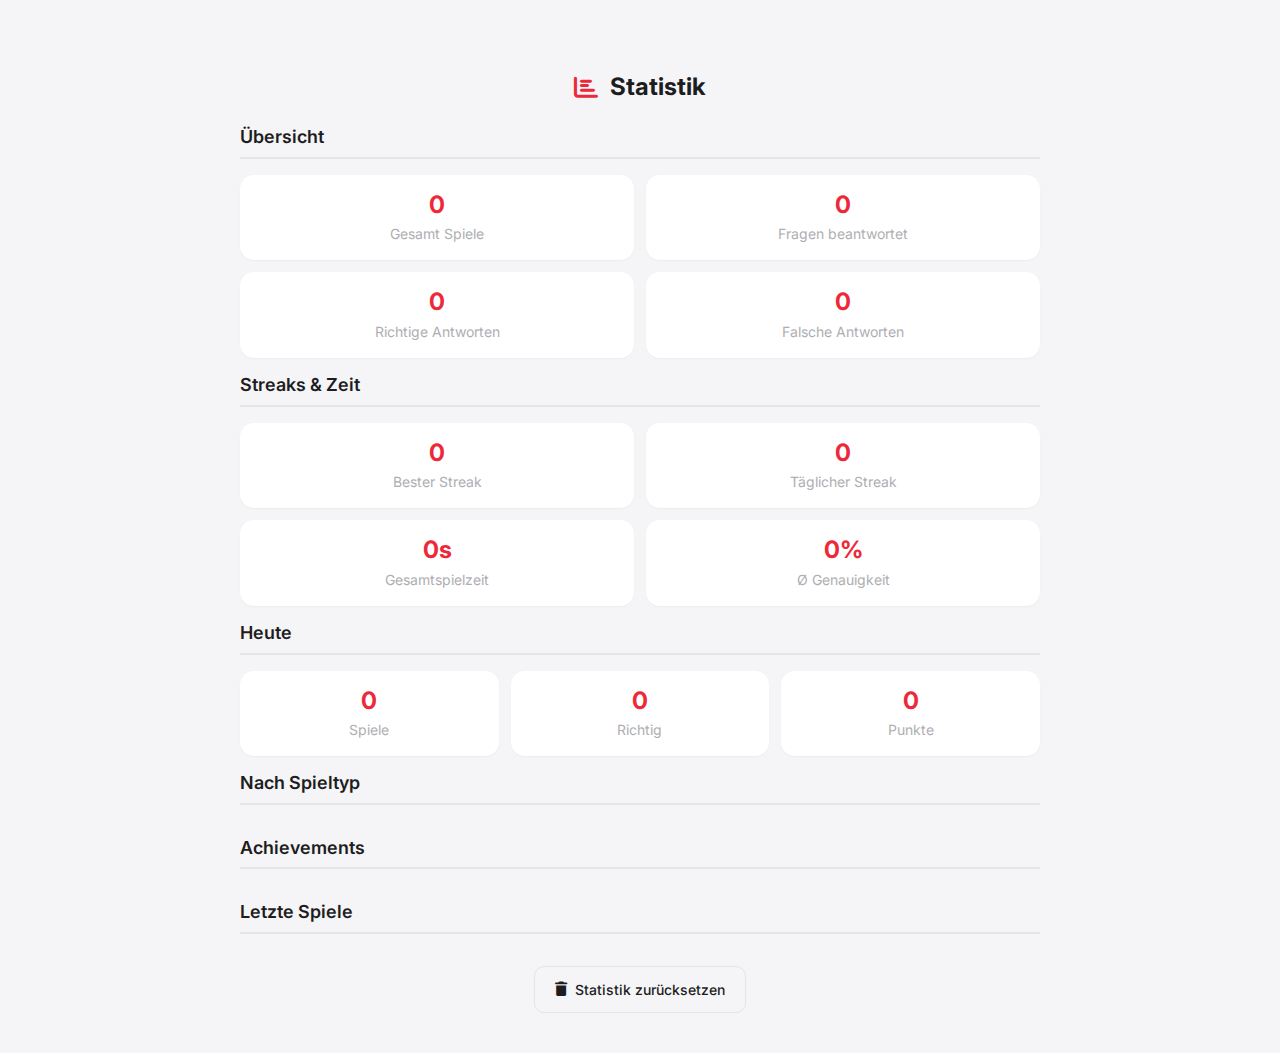
<file: stats.html>
<!DOCTYPE html>
<html lang="de">
<head>
    <meta charset="UTF-8">
    <meta name="viewport" content="width=device-width, initial-scale=1.0">
    <title>Statistik - AUT Quiz</title>
    <link rel="preconnect" href="https://fonts.googleapis.com">
    <link rel="preconnect" href="https://fonts.gstatic.com" crossorigin>
    <link href="https://fonts.googleapis.com/css2?family=Inter:wght@400;500;600;700&display=swap" rel="stylesheet">
    <link rel="stylesheet" href="https://cdnjs.cloudflare.com/ajax/libs/font-awesome/6.4.0/css/all.min.css">
    <link rel="stylesheet" href="css/styles.css?v=2.1.6">
</head>
<body data-page="stats" class="has-bottom-nav has-sidebar">
    <!-- Sidebar will be injected by JS -->

    <!-- Main Content -->
    <main class="container page">
        <div class="page-header text-center">
            <h1 class="page-title">
                <i class="fas fa-chart-bar"></i> Statistik
            </h1>
        </div>

        <!-- Overview Stats -->
        <section class="mb-4">
            <h2 class="section-title">Übersicht</h2>
            <div class="grid grid-cols-2 gap-3">
                <div class="card stat-card">
                    <div class="stat-value" id="totalGames">0</div>
                    <div class="stat-label">Gesamt Spiele</div>
                </div>
                <div class="card stat-card">
                    <div class="stat-value" id="totalQuestions">0</div>
                    <div class="stat-label">Fragen beantwortet</div>
                </div>
                <div class="card stat-card">
                    <div class="stat-value" id="correctAnswers">0</div>
                    <div class="stat-label">Richtige Antworten</div>
                </div>
                <div class="card stat-card">
                    <div class="stat-value" id="wrongAnswers">0</div>
                    <div class="stat-label">Falsche Antworten</div>
                </div>
            </div>
        </section>

        <!-- Streaks & Time -->
        <section class="mb-4">
            <h2 class="section-title">Streaks & Zeit</h2>
            <div class="grid grid-cols-2 gap-3">
                <div class="card stat-card">
                    <div class="stat-value" id="bestStreak">0</div>
                    <div class="stat-label">Bester Streak</div>
                </div>
                <div class="card stat-card">
                    <div class="stat-value" id="dailyStreak">0</div>
                    <div class="stat-label">Täglicher Streak</div>
                </div>
                <div class="card stat-card">
                    <div class="stat-value" id="totalTime">0s</div>
                    <div class="stat-label">Gesamtspielzeit</div>
                </div>
                <div class="card stat-card">
                    <div class="stat-value" id="avgAccuracy">0%</div>
                    <div class="stat-label">Ø Genauigkeit</div>
                </div>
            </div>
        </section>

        <!-- Daily Stats -->
        <section class="mb-4">
            <h2 class="section-title">Heute</h2>
            <div class="grid grid-cols-3 gap-3">
                <div class="card stat-card">
                    <div class="stat-value" id="dailyGames">0</div>
                    <div class="stat-label">Spiele</div>
                </div>
                <div class="card stat-card">
                    <div class="stat-value" id="dailyCorrect">0</div>
                    <div class="stat-label">Richtig</div>
                </div>
                <div class="card stat-card">
                    <div class="stat-value" id="dailyPoints">0</div>
                    <div class="stat-label">Punkte</div>
                </div>
            </div>
        </section>

        <!-- Game Type Stats -->
        <section class="mb-4" id="gameTypesSection">
            <h2 class="section-title">Nach Spieltyp</h2>
            <div class="game-stats-list" id="gameTypesList">
                <!-- Dynamically filled -->
            </div>
        </section>

        <!-- Achievements -->
        <section class="mb-4" id="achievementsSection">
            <h2 class="section-title">Achievements</h2>
            <div class="achievements-list" id="achievementsList">
                <!-- Dynamically filled -->
            </div>
            <p class="text-muted text-center mt-2" id="noAchievements" style="display: none;">
                Noch keine Achievements freigeschaltet.
            </p>
        </section>

        <!-- Recent Games -->
        <section class="mb-4" id="recentGamesSection">
            <h2 class="section-title">Letzte Spiele</h2>
            <div class="recent-games-list" id="recentGamesList">
                <!-- Dynamically filled -->
            </div>
            <p class="text-muted text-center mt-2" id="noRecentGames" style="display: none;">
                Noch keine Spiele gespielt.
            </p>
        </section>

        <!-- Reset Stats -->
        <section class="text-center mt-4">
            <button class="btn btn-outline" id="resetStatsBtn">
                <i class="fas fa-trash"></i> Statistik zurücksetzen
            </button>
        </section>
    </main>

    <!-- Bottom Navigation -->
    <nav class="bottom-nav" id="bottomNav">
        <a href="index.html" class="bottom-nav-item">
            <i class="fas fa-home"></i>
            <span>Spiel</span>
        </a>
        <a href="points.html" class="bottom-nav-item">
            <i class="fas fa-coins"></i>
            <span>Punkte</span>
        </a>
        <a href="stats.html" class="bottom-nav-item active">
            <i class="fas fa-chart-bar"></i>
            <span>Statistik</span>
        </a>
        <a href="settings.html" class="bottom-nav-item">
            <i class="fas fa-cog"></i>
            <span>Einstellungen</span>
        </a>
    </nav>

    <!-- Scripts -->
    <script src="js/core/config.js"></script>
    <script src="js/core/cache-buster.js"></script>
    <script src="js/core/storage.js"></script>
    <script src="js/core/statistics.js"></script>
    <script src="js/core/events.js"></script>
    <script src="js/core/theme.js"></script>
    <script src="js/components/toast.js"></script>
    <script src="js/components/sidebar.js"></script>
    <script src="js/components/bottom-nav.js"></script>
    <script src="js/games/GameEngine.js"></script>
    <script src="js/games/QuizGame.js"></script>
    <script src="js/games/registry.js"></script>
    <script src="js/data/austria.js"></script>
    <script src="js/app.js"></script>
</body>
</html>
</file>
<file: css/styles.css>
/* ===========================================
   CSS Variables - Design Tokens
   =========================================== */

:root {
    /* Font System */
    --font-family: 'Inter', -apple-system, BlinkMacSystemFont, 'Segoe UI', Roboto, sans-serif;
    --font-scale: 1;
    --font-size-base: 16px;
    --font-size-xs: 0.75rem;
    --font-size-sm: 0.875rem;
    --font-size-md: 1rem;
    --font-size-lg: 1.125rem;
    --font-size-xl: 1.25rem;
    --font-size-2xl: 1.5rem;
    --font-size-3xl: 2rem;

    /* Colors - Light Theme */
    --color-bg: #f5f5f7;
    --color-surface: #ffffff;
    --color-surface-hover: #f8f9fa;
    --color-surface-active: #f0f1f3;
    --color-border: #e5e5e7;
    --color-border-strong: #d1d1d6;
    
    --color-text: #1d1d1f;
    --color-text-secondary: #6e6e73;
    --color-text-muted: #aeaeb2;
    
    /* Brand Colors */
    --color-primary: #ed2939;
    --color-primary-hover: #d91e2c;
    --color-primary-light: rgba(237, 41, 57, 0.1);
    
    /* Status Colors */
    --color-success: #30d158;
    --color-success-light: rgba(48, 209, 88, 0.1);
    --color-error: #ff453a;
    --color-error-light: rgba(255, 69, 58, 0.1);
    --color-warning: #ffd60a;
    --color-warning-light: rgba(255, 214, 10, 0.1);
    --color-info: #0a84ff;
    --color-info-light: rgba(10, 132, 255, 0.1);

    /* Spacing Scale */
    --space-1: 0.25rem;
    --space-2: 0.5rem;
    --space-3: 0.75rem;
    --space-4: 1rem;
    --space-5: 1.25rem;
    --space-6: 1.5rem;
    --space-8: 2rem;
    --space-10: 2.5rem;
    --space-12: 3rem;

    /* Border Radius */
    --radius-sm: 6px;
    --radius-md: 10px;
    --radius-lg: 14px;
    --radius-xl: 20px;
    --radius-full: 9999px;

    /* Shadows */
    --shadow-sm: 0 1px 2px rgba(0, 0, 0, 0.04);
    --shadow-md: 0 4px 12px rgba(0, 0, 0, 0.08);
    --shadow-lg: 0 8px 24px rgba(0, 0, 0, 0.12);

    /* Transitions */
    --transition-fast: 150ms ease;
    --transition-normal: 250ms ease;
    --transition-slow: 350ms ease;

    /* Layout */
    --navbar-height: 56px;
    --bottom-nav-height: 64px;
    --container-max: 800px;
    --container-padding: var(--space-4);
}

/* Dark Theme */
[data-theme="dark"] {
    --color-bg: #000000;
    --color-surface: #1c1c1e;
    --color-surface-hover: #2c2c2e;
    --color-surface-active: #3a3a3c;
    --color-border: #38383a;
    --color-border-strong: #48484a;
    
    --color-text: #f5f5f7;
    --color-text-secondary: #a1a1a6;
    --color-text-muted: #636366;
    
    --shadow-sm: 0 1px 2px rgba(0, 0, 0, 0.2);
    --shadow-md: 0 4px 12px rgba(0, 0, 0, 0.3);
    --shadow-lg: 0 8px 24px rgba(0, 0, 0, 0.4);
}

/* Font Scale Modifier */
html {
    font-size: 16px;
}

/* Semantic Variable Aliases */
:root {
    /* Spacing Aliases */
    --spacing-1: var(--space-1);
    --spacing-2: var(--space-2);
    --spacing-3: var(--space-3);
    --spacing-4: var(--space-4);
    --spacing-5: var(--space-5);
    --spacing-6: var(--space-6);
    --spacing-8: var(--space-8);

    /* Color Aliases */
    --text-primary: var(--color-text);
    --text-secondary: var(--color-text-secondary);
    --text-muted: var(--color-text-muted);
    --border-color: var(--color-border);
    --card-bg: var(--color-surface);
    --accent-color: var(--color-primary);
    --accent-bg: var(--color-primary-light);

    /* Font Weight Aliases */
    --font-normal: 400;
    --font-medium: 500;
    --font-semibold: 600;
    --font-bold: 700;

    /* Font Size Aliases */
    --font-xs: var(--font-size-xs);
    --font-sm: var(--font-size-sm);
    --font-md: var(--font-size-md);
    --font-lg: var(--font-size-lg);
    --font-xl: var(--font-size-xl);
    --font-2xl: var(--font-size-2xl);
    --font-3xl: var(--font-size-3xl);
}

[data-theme="dark"] {
    --text-primary: var(--color-text);
    --text-secondary: var(--color-text-secondary);
    --text-muted: var(--color-text-muted);
    --border-color: var(--color-border);
    --card-bg: var(--color-surface);
    --accent-color: var(--color-primary);
    --accent-bg: var(--color-primary-light);
}

/* ===========================================
   Base Styles - Reset & Foundation
   =========================================== */

*, *::before, *::after {
    margin: 0;
    padding: 0;
    box-sizing: border-box;
}

html {
    scroll-behavior: smooth;
    -webkit-text-size-adjust: 100%;
    -webkit-tap-highlight-color: transparent;
}

body {
    font-family: var(--font-family);
    font-size: var(--font-size-md);
    line-height: 1.5;
    color: var(--color-text);
    background-color: var(--color-bg);
    min-height: 100vh;
    min-height: 100dvh;
    padding-top: var(--navbar-height);
    -webkit-font-smoothing: antialiased;
    -moz-osx-font-smoothing: grayscale;
}

body.has-bottom-nav {
    padding-bottom: calc(var(--bottom-nav-height) + var(--space-4));
}

/* Typography */
h1, h2, h3, h4, h5, h6 {
    font-weight: 600;
    line-height: 1.25;
    color: var(--color-text);
}

h1 { font-size: var(--font-size-3xl); }
h2 { font-size: var(--font-size-2xl); }
h3 { font-size: var(--font-size-xl); }
h4 { font-size: var(--font-size-lg); }

p {
    margin-bottom: var(--space-4);
}

a {
    color: var(--color-primary);
    text-decoration: none;
    transition: color var(--transition-fast);
}

a:hover {
    color: var(--color-primary-hover);
}

/* Lists */
ul, ol {
    list-style: none;
}

/* Images */
img, svg {
    display: block;
    max-width: 100%;
    height: auto;
}

/* Buttons Reset */
button {
    font: inherit;
    color: inherit;
    background: none;
    border: none;
    cursor: pointer;
    -webkit-appearance: none;
}

button:disabled {
    cursor: not-allowed;
    opacity: 0.5;
}

/* Form Elements Reset */
input, select, textarea {
    font: inherit;
    color: inherit;
    background: var(--color-surface);
    border: 1px solid var(--color-border);
    border-radius: var(--radius-md);
    padding: var(--space-3) var(--space-4);
    transition: border-color var(--transition-fast), box-shadow var(--transition-fast);
}

input:focus, select:focus, textarea:focus {
    outline: none;
    border-color: var(--color-primary);
    box-shadow: 0 0 0 3px var(--color-primary-light);
}

/* Selection */
::selection {
    background: var(--color-primary);
    color: white;
}

/* Scrollbar */
::-webkit-scrollbar {
    width: 8px;
    height: 8px;
}

::-webkit-scrollbar-track {
    background: transparent;
}

::-webkit-scrollbar-thumb {
    background: var(--color-border-strong);
    border-radius: var(--radius-full);
}

::-webkit-scrollbar-thumb:hover {
    background: var(--color-text-muted);
}

/* Utility: Screen Reader Only */
.sr-only {
    position: absolute;
    width: 1px;
    height: 1px;
    padding: 0;
    margin: -1px;
    overflow: hidden;
    clip: rect(0, 0, 0, 0);
    border: 0;
}

/* Utility: Hidden */
.hidden { display: none !important; }
.invisible { visibility: hidden; }

/* ===========================================
   Layout - Container & Grid
   =========================================== */

/* Container */
.container {
    width: 100%;
    max-width: var(--container-max);
    margin: 0 auto;
    padding: var(--container-padding);
}

.container-fluid {
    width: 100%;
    padding: var(--container-padding);
}

/* Page Layout */
.page {
    padding: var(--space-4) 0;
}

.page-header {
    margin-bottom: var(--space-6);
}

.page-title {
    font-size: var(--font-size-2xl);
    margin-bottom: var(--space-2);
}

.page-subtitle {
    color: var(--color-text-secondary);
    font-size: var(--font-size-md);
}

/* Flex Utilities */
.flex { display: flex; }
.flex-col { flex-direction: column; }
.flex-wrap { flex-wrap: wrap; }
.flex-1 { flex: 1; }

.items-start { align-items: flex-start; }
.items-center { align-items: center; }
.items-end { align-items: flex-end; }

.justify-start { justify-content: flex-start; }
.justify-center { justify-content: center; }
.justify-end { justify-content: flex-end; }
.justify-between { justify-content: space-between; }

.gap-1 { gap: var(--space-1); }
.gap-2 { gap: var(--space-2); }
.gap-3 { gap: var(--space-3); }
.gap-4 { gap: var(--space-4); }
.gap-6 { gap: var(--space-6); }

/* Grid */
.grid { display: grid; }

.grid-cols-1 { grid-template-columns: repeat(1, 1fr); }
.grid-cols-2 { grid-template-columns: repeat(2, 1fr); }
.grid-cols-3 { grid-template-columns: repeat(3, 1fr); }
.grid-cols-4 { grid-template-columns: repeat(4, 1fr); }

@media (min-width: 640px) {
    .sm\:grid-cols-2 { grid-template-columns: repeat(2, 1fr); }
    .sm\:grid-cols-3 { grid-template-columns: repeat(3, 1fr); }
}

@media (min-width: 768px) {
    .md\:grid-cols-2 { grid-template-columns: repeat(2, 1fr); }
    .md\:grid-cols-3 { grid-template-columns: repeat(3, 1fr); }
    .md\:grid-cols-4 { grid-template-columns: repeat(4, 1fr); }
}

/* Spacing Utilities */
.m-0 { margin: 0; }
.m-auto { margin: auto; }
.mx-auto { margin-left: auto; margin-right: auto; }

.mt-2 { margin-top: var(--space-2); }
.mt-4 { margin-top: var(--space-4); }
.mt-6 { margin-top: var(--space-6); }
.mt-8 { margin-top: var(--space-8); }

.mb-2 { margin-bottom: var(--space-2); }
.mb-4 { margin-bottom: var(--space-4); }
.mb-6 { margin-bottom: var(--space-6); }

.p-2 { padding: var(--space-2); }
.p-4 { padding: var(--space-4); }
.p-6 { padding: var(--space-6); }

.py-2 { padding-top: var(--space-2); padding-bottom: var(--space-2); }
.py-4 { padding-top: var(--space-4); padding-bottom: var(--space-4); }

.px-2 { padding-left: var(--space-2); padding-right: var(--space-2); }
.px-4 { padding-left: var(--space-4); padding-right: var(--space-4); }

/* Text Utilities */
.text-center { text-align: center; }
.text-left { text-align: left; }
.text-right { text-align: right; }

.text-xs { font-size: var(--font-size-xs); }
.text-sm { font-size: var(--font-size-sm); }
.text-md { font-size: var(--font-size-md); }
.text-lg { font-size: var(--font-size-lg); }
.text-xl { font-size: var(--font-size-xl); }
.text-2xl { font-size: var(--font-size-2xl); }

.text-muted { color: var(--color-text-muted); }
.text-secondary { color: var(--color-text-secondary); }
.text-primary { color: var(--color-primary); }
.text-success { color: var(--color-success); }
.text-error { color: var(--color-error); }

.font-normal { font-weight: 400; }
.font-medium { font-weight: 500; }
.font-semibold { font-weight: 600; }
.font-bold { font-weight: 700; }

/* Width */
.w-full { width: 100%; }
.max-w-sm { max-width: 24rem; }
.max-w-md { max-width: 28rem; }
.max-w-lg { max-width: 32rem; }

/* Additional Text */
.text-3xl { font-size: 1.875rem; }

/* Hidden */
.hidden { display: none !important; }

/* Margin Bottom 3 */
.mb-3 { margin-bottom: var(--space-3); }
/* ===========================================
   Utility Classes
   =========================================== */

/* Display */
.hidden { display: none !important; }
.block { display: block; }
.inline-block { display: inline-block; }
.flex { display: flex; }
.inline-flex { display: inline-flex; }
.grid { display: grid; }

/* Flex Utilities */
.flex-col { flex-direction: column; }
.flex-wrap { flex-wrap: wrap; }
.items-center { align-items: center; }
.items-start { align-items: flex-start; }
.items-end { align-items: flex-end; }
.justify-center { justify-content: center; }
.justify-between { justify-content: space-between; }
.justify-around { justify-content: space-around; }
.justify-end { justify-content: flex-end; }
.flex-1 { flex: 1; }
.flex-shrink-0 { flex-shrink: 0; }

/* Gap */
.gap-1 { gap: var(--space-1); }
.gap-2 { gap: var(--space-2); }
.gap-3 { gap: var(--space-3); }
.gap-4 { gap: var(--space-4); }
.gap-5 { gap: var(--space-5); }

/* Text Alignment */
.text-left { text-align: left; }
.text-center { text-align: center; }
.text-right { text-align: right; }

/* Font Sizes - Skalieren automatisch mit --font-scale */
.text-xs { font-size: 0.75rem; }
.text-sm { font-size: 0.875rem; }
.text-base { font-size: 1rem; }
.text-lg { font-size: 1.125rem; }
.text-xl { font-size: 1.25rem; }
.text-2xl { font-size: 1.5rem; }

/* Font Weight */
.font-normal { font-weight: 400; }
.font-medium { font-weight: 500; }
.font-semibold { font-weight: 600; }
.font-bold { font-weight: 700; }

/* Colors */
.text-primary { color: var(--text-primary); }
.text-secondary { color: var(--text-secondary); }
.text-accent { color: var(--primary); }
.text-success { color: var(--green); }
.text-error { color: var(--red); }
.text-warning { color: var(--yellow); }

/* Background */
.bg-primary { background: var(--bg-primary); }
.bg-secondary { background: var(--bg-secondary); }
.bg-accent { background: var(--primary); }

/* Spacing - Margin */
.m-0 { margin: 0; }
.m-1 { margin: var(--space-1); }
.m-2 { margin: var(--space-2); }
.m-3 { margin: var(--space-3); }
.m-4 { margin: var(--space-4); }
.m-auto { margin: auto; }

.mt-0 { margin-top: 0; }
.mt-1 { margin-top: var(--space-1); }
.mt-2 { margin-top: var(--space-2); }
.mt-3 { margin-top: var(--space-3); }
.mt-4 { margin-top: var(--space-4); }
.mt-5 { margin-top: var(--space-5); }

.mb-0 { margin-bottom: 0; }
.mb-1 { margin-bottom: var(--space-1); }
.mb-2 { margin-bottom: var(--space-2); }
.mb-3 { margin-bottom: var(--space-3); }
.mb-4 { margin-bottom: var(--space-4); }
.mb-5 { margin-bottom: var(--space-5); }

.mx-auto { margin-left: auto; margin-right: auto; }

/* Spacing - Padding */
.p-0 { padding: 0; }
.p-1 { padding: var(--space-1); }
.p-2 { padding: var(--space-2); }
.p-3 { padding: var(--space-3); }
.p-4 { padding: var(--space-4); }
.p-5 { padding: var(--space-5); }

.px-3 { padding-left: var(--space-3); padding-right: var(--space-3); }
.px-4 { padding-left: var(--space-4); padding-right: var(--space-4); }
.py-2 { padding-top: var(--space-2); padding-bottom: var(--space-2); }
.py-3 { padding-top: var(--space-3); padding-bottom: var(--space-3); }
.py-4 { padding-top: var(--space-4); padding-bottom: var(--space-4); }

/* Width & Height */
.w-full { width: 100%; }
.h-full { height: 100%; }
.min-h-screen { min-height: 100vh; }

/* Border Radius */
.rounded { border-radius: var(--radius); }
.rounded-md { border-radius: var(--radius-md); }
.rounded-lg { border-radius: var(--radius-lg); }
.rounded-full { border-radius: var(--radius-full); }

/* Overflow */
.overflow-hidden { overflow: hidden; }
.overflow-auto { overflow: auto; }
.overflow-x-auto { overflow-x: auto; }
.overflow-y-auto { overflow-y: auto; }

/* Position */
.relative { position: relative; }
.absolute { position: absolute; }
.fixed { position: fixed; }
.sticky { position: sticky; }

/* Z-Index */
.z-10 { z-index: 10; }
.z-50 { z-index: 50; }
.z-100 { z-index: 100; }

/* Cursor */
.cursor-pointer { cursor: pointer; }
.cursor-not-allowed { cursor: not-allowed; }

/* Transitions */
.transition { transition: all var(--transition); }
.transition-fast { transition: all 0.15s ease; }

/* Opacity */
.opacity-0 { opacity: 0; }
.opacity-50 { opacity: 0.5; }
.opacity-75 { opacity: 0.75; }
.opacity-100 { opacity: 1; }

/* Visibility */
.invisible { visibility: hidden; }
.visible { visibility: visible; }

/* Truncate */
.truncate {
    overflow: hidden;
    text-overflow: ellipsis;
    white-space: nowrap;
}

/* Line Clamp */
.line-clamp-2 {
    display: -webkit-box;
    -webkit-line-clamp: 2;
    -webkit-box-orient: vertical;
    overflow: hidden;
}

/* Screen Reader Only */
.sr-only {
    position: absolute;
    width: 1px;
    height: 1px;
    padding: 0;
    margin: -1px;
    overflow: hidden;
    clip: rect(0, 0, 0, 0);
    border: 0;
}

/* Focus Ring */
.focus-ring:focus {
    outline: none;
    box-shadow: 0 0 0 3px rgba(99, 102, 241, 0.3);
}

/* Shadow */
.shadow { box-shadow: var(--shadow); }
.shadow-md { box-shadow: var(--shadow-md); }
.shadow-lg { box-shadow: var(--shadow-lg); }
.shadow-none { box-shadow: none; }

/* Border */
.border { border: 1px solid var(--border-color); }
.border-0 { border: 0; }
.border-t { border-top: 1px solid var(--border-color); }
.border-b { border-bottom: 1px solid var(--border-color); }

/* ===========================================
   Bottom Navigation Component
   =========================================== */

.bottom-nav {
    position: fixed;
    bottom: 0;
    left: 0;
    right: 0;
    height: var(--bottom-nav-height);
    background: var(--color-surface);
    border-top: 1px solid var(--color-border);
    z-index: 100;
    display: flex;
    align-items: center;
    justify-content: space-around;
    padding: 0 var(--space-2);
    padding-bottom: env(safe-area-inset-bottom, 0);
}

@media (min-width: 769px) {
    .bottom-nav {
        display: none;
    }
    
    body.has-bottom-nav {
        padding-bottom: var(--space-6);
    }
}

.bottom-nav-item {
    display: flex;
    flex-direction: column;
    align-items: center;
    justify-content: center;
    gap: var(--space-1);
    padding: var(--space-2);
    min-width: 64px;
    color: var(--color-text-muted);
    text-decoration: none;
    font-size: var(--font-size-xs);
    border-radius: var(--radius-md);
    transition: all var(--transition-fast);
    position: relative;
}

.bottom-nav-item i {
    font-size: 1.25rem;
}

.bottom-nav-item:hover,
.bottom-nav-item.active {
    color: var(--color-primary);
}

.bottom-nav-item.active {
    font-weight: 500;
}

/* Badge */
.bottom-nav-badge {
    position: absolute;
    top: 2px;
    right: 8px;
    min-width: 18px;
    height: 18px;
    padding: 0 5px;
    font-size: 10px;
    font-weight: 600;
    line-height: 18px;
    text-align: center;
    background: var(--color-primary);
    color: white;
    border-radius: var(--radius-full);
}
/* ===========================================
   Button Component
   =========================================== */

.btn {
    display: inline-flex;
    align-items: center;
    justify-content: center;
    gap: var(--space-2);
    padding: var(--space-3) var(--space-5);
    font-size: var(--font-size-sm);
    font-weight: 500;
    line-height: 1.5;
    border-radius: var(--radius-md);
    transition: all var(--transition-fast);
    cursor: pointer;
    white-space: nowrap;
    text-decoration: none;
}

/* Variants */
.btn-primary {
    background: var(--color-primary);
    color: white;
}

.btn-primary:hover:not(:disabled) {
    background: var(--color-primary-hover);
    color: white;
}

.btn-secondary {
    background: var(--color-surface);
    color: var(--color-text);
    border: 1px solid var(--color-border);
}

.btn-secondary:hover:not(:disabled) {
    background: var(--color-surface-hover);
    border-color: var(--color-border-strong);
}

.btn-ghost {
    background: transparent;
    color: var(--color-text-secondary);
}

.btn-ghost:hover:not(:disabled) {
    background: var(--color-surface-hover);
    color: var(--color-text);
}

.btn-success {
    background: var(--color-success);
    color: white;
}

.btn-error {
    background: var(--color-error);
    color: white;
}

.btn-outline {
    background: transparent;
    color: var(--color-text);
    border: 1px solid var(--color-border);
}

.btn-outline:hover:not(:disabled) {
    background: var(--color-surface-hover);
    border-color: var(--color-border-strong);
}

/* Sizes */
.btn-sm {
    padding: var(--space-2) var(--space-3);
    font-size: var(--font-size-xs);
}

.btn-lg {
    padding: var(--space-4) var(--space-6);
    font-size: var(--font-size-md);
}

.btn-xl {
    padding: var(--space-5) var(--space-8);
    font-size: var(--font-size-lg);
    border-radius: var(--radius-lg);
}

/* Full Width */
.btn-block {
    display: flex;
    width: 100%;
}

/* Icon Button */
.btn-icon {
    width: 40px;
    height: 40px;
    padding: 0;
    border-radius: var(--radius-md);
}

.btn-icon.btn-sm {
    width: 32px;
    height: 32px;
}

.btn-icon.btn-lg {
    width: 48px;
    height: 48px;
}

/* Button Group */
.btn-group {
    display: flex;
    gap: var(--space-2);
}

.btn-group-vertical {
    flex-direction: column;
}
/* ===========================================
   Card Component
   =========================================== */

.card {
    background: var(--color-surface);
    border-radius: var(--radius-lg);
    padding: var(--space-5);
    box-shadow: var(--shadow-sm);
}

.card-bordered {
    box-shadow: none;
    border: 1px solid var(--color-border);
}

.card-header {
    display: flex;
    align-items: center;
    justify-content: space-between;
    margin-bottom: var(--space-4);
}

.card-title {
    font-size: var(--font-size-lg);
    font-weight: 600;
}

.card-subtitle {
    color: var(--color-text-secondary);
    font-size: var(--font-size-sm);
    margin-top: var(--space-1);
}

.card-body {
    color: var(--color-text);
}

.card-footer {
    margin-top: var(--space-4);
    padding-top: var(--space-4);
    border-top: 1px solid var(--color-border);
}

/* Interactive Card */
.card-interactive {
    cursor: pointer;
    transition: all var(--transition-fast);
}

.card-interactive:hover {
    box-shadow: var(--shadow-md);
    transform: translateY(-2px);
}

.card-interactive:active {
    transform: translateY(0);
}

/* Card with Icon */
.card-icon {
    width: 48px;
    height: 48px;
    display: flex;
    align-items: center;
    justify-content: center;
    background: var(--color-primary-light);
    color: var(--color-primary);
    border-radius: var(--radius-md);
    font-size: var(--font-size-xl);
    margin-bottom: var(--space-4);
}

/* Stat Card */
.stat-card {
    text-align: center;
}

.stat-value {
    font-size: var(--font-size-3xl);
    font-weight: 700;
    color: var(--color-text);
    line-height: 1;
}

.stat-label {
    font-size: var(--font-size-sm);
    color: var(--color-text-secondary);
    margin-top: var(--space-2);
}

/* Selection Card (for game/option selection) */
.selection-card {
    display: flex;
    flex-direction: column;
    align-items: center;
    gap: var(--space-3);
    padding: var(--space-5);
    background: var(--color-surface);
    border: 2px solid var(--color-border);
    border-radius: var(--radius-lg);
    cursor: pointer;
    transition: all var(--transition-fast);
}

.selection-card:hover {
    border-color: var(--color-primary);
    background: var(--color-primary-light);
}

.selection-card.selected {
    border-color: var(--color-primary);
    background: var(--color-primary);
    color: white;
}

.selection-card-icon {
    font-size: var(--font-size-2xl);
}

.selection-card-title {
    font-weight: 600;
    font-size: var(--font-size-md);
}

.selection-card-desc {
    font-size: var(--font-size-sm);
    color: var(--color-text-secondary);
    text-align: center;
}

.selection-card.selected .selection-card-desc {
    color: rgba(255, 255, 255, 0.8);
}
/* ===========================================
   Form Components
   =========================================== */

/* Form Group */
.form-group {
    margin-bottom: var(--space-4);
}

.form-label {
    display: block;
    font-size: var(--font-size-sm);
    font-weight: 500;
    color: var(--color-text);
    margin-bottom: var(--space-2);
}

.form-hint {
    font-size: var(--font-size-xs);
    color: var(--color-text-muted);
    margin-top: var(--space-1);
}

/* Input */
.form-input {
    width: 100%;
    padding: var(--space-3) var(--space-4);
    background: var(--color-surface);
    border: 1px solid var(--color-border);
    border-radius: var(--radius-md);
    font-size: var(--font-size-md);
    transition: all var(--transition-fast);
}

.form-input:focus {
    outline: none;
    border-color: var(--color-primary);
    box-shadow: 0 0 0 3px var(--color-primary-light);
}

.form-input::placeholder {
    color: var(--color-text-muted);
}

/* Select */
.form-select {
    width: 100%;
    padding: var(--space-3) var(--space-4);
    padding-right: var(--space-10);
    background: var(--color-surface);
    border: 1px solid var(--color-border);
    border-radius: var(--radius-md);
    font-size: var(--font-size-md);
    cursor: pointer;
    appearance: none;
    background-image: url("data:image/svg+xml,%3Csvg xmlns='http://www.w3.org/2000/svg' width='16' height='16' viewBox='0 0 24 24' fill='none' stroke='%236e6e73' stroke-width='2'%3E%3Cpath d='M6 9l6 6 6-6'/%3E%3C/svg%3E");
    background-repeat: no-repeat;
    background-position: right var(--space-3) center;
}

.form-select:focus {
    outline: none;
    border-color: var(--color-primary);
    box-shadow: 0 0 0 3px var(--color-primary-light);
}

/* Toggle Switch */
.toggle {
    position: relative;
    display: inline-block;
    width: 52px;
    height: 28px;
}

.toggle input {
    opacity: 0;
    width: 0;
    height: 0;
}

.toggle-slider {
    position: absolute;
    cursor: pointer;
    top: 0;
    left: 0;
    right: 0;
    bottom: 0;
    background-color: var(--color-border-strong);
    transition: var(--transition-fast);
    border-radius: var(--radius-full);
}

.toggle-slider:before {
    position: absolute;
    content: "";
    height: 22px;
    width: 22px;
    left: 3px;
    bottom: 3px;
    background-color: white;
    transition: var(--transition-fast);
    border-radius: 50%;
    box-shadow: var(--shadow-sm);
}

.toggle input:checked + .toggle-slider {
    background-color: var(--color-primary);
}

.toggle input:checked + .toggle-slider:before {
    transform: translateX(24px);
}

.toggle input:focus + .toggle-slider {
    box-shadow: 0 0 0 3px var(--color-primary-light);
}

.toggle-input {
    position: absolute;
    opacity: 0;
    width: 0;
    height: 0;
}

.toggle-track {
    width: 48px;
    height: 28px;
    background: var(--color-border-strong);
    border-radius: var(--radius-full);
    transition: background var(--transition-fast);
}

.toggle-thumb {
    position: absolute;
    left: 2px;
    top: 50%;
    transform: translateY(-50%);
    width: 24px;
    height: 24px;
    background: white;
    border-radius: var(--radius-full);
    box-shadow: var(--shadow-sm);
    transition: transform var(--transition-fast);
}

.toggle-input:checked + .toggle-track {
    background: var(--color-primary);
}

.toggle-input:checked + .toggle-track + .toggle-thumb {
    transform: translateY(-50%) translateX(20px);
}

.toggle-input:focus + .toggle-track {
    box-shadow: 0 0 0 3px var(--color-primary-light);
}

/* Color Picker */
.color-picker {
    width: 48px;
    height: 48px;
    padding: 0;
    border: 2px solid var(--color-border);
    border-radius: var(--radius-md);
    cursor: pointer;
    overflow: hidden;
}

.color-picker::-webkit-color-swatch-wrapper {
    padding: 0;
}

.color-picker::-webkit-color-swatch {
    border: none;
}

/* Setting Item (Label + Control) */
.setting-item {
    display: flex;
    align-items: center;
    justify-content: space-between;
    padding: var(--space-4);
    background: var(--color-surface);
    border-radius: var(--radius-md);
    margin-bottom: var(--space-2);
}

.setting-info {
    flex: 1;
    margin-right: var(--space-4);
}

.setting-label {
    font-weight: 500;
    color: var(--color-text);
}

.setting-desc {
    font-size: var(--font-size-sm);
    color: var(--color-text-secondary);
    margin-top: var(--space-1);
}
/* ===========================================
   Modal Component
   =========================================== */

.modal-overlay {
    position: fixed;
    inset: 0;
    background: rgba(0, 0, 0, 0.5);
    display: flex;
    align-items: center;
    justify-content: center;
    padding: var(--space-4);
    z-index: 200;
    opacity: 0;
    visibility: hidden;
    transition: all var(--transition-fast);
}

.modal-overlay.open {
    opacity: 1;
    visibility: visible;
}

.modal {
    width: 100%;
    max-width: 420px;
    max-height: 90vh;
    background: var(--color-surface);
    border-radius: var(--radius-xl);
    box-shadow: var(--shadow-lg);
    overflow: hidden;
    transform: scale(0.95);
    transition: transform var(--transition-fast);
}

.modal-overlay.open .modal {
    transform: scale(1);
}

.modal-header {
    display: flex;
    align-items: center;
    justify-content: space-between;
    padding: var(--space-4) var(--space-5);
    border-bottom: 1px solid var(--color-border);
}

.modal-title {
    font-size: var(--font-size-lg);
    font-weight: 600;
}

.modal-close {
    width: 32px;
    height: 32px;
    display: flex;
    align-items: center;
    justify-content: center;
    border-radius: var(--radius-full);
    color: var(--color-text-secondary);
    transition: all var(--transition-fast);
}

.modal-close:hover {
    background: var(--color-surface-hover);
    color: var(--color-text);
}

.modal-body {
    padding: var(--space-5);
    overflow-y: auto;
}

.modal-footer {
    display: flex;
    justify-content: flex-end;
    gap: var(--space-2);
    padding: var(--space-4) var(--space-5);
    border-top: 1px solid var(--color-border);
}
/* ===========================================
   Navbar Component
   =========================================== */

.navbar {
    position: fixed;
    top: 0;
    left: 0;
    right: 0;
    height: var(--navbar-height);
    background: var(--color-surface);
    border-bottom: 1px solid var(--color-border);
    z-index: 100;
    display: flex;
    align-items: center;
    padding: 0 var(--space-4);
}

.navbar-brand {
    display: flex;
    align-items: center;
    gap: var(--space-2);
    font-weight: 600;
    font-size: var(--font-size-lg);
    color: var(--color-text);
    text-decoration: none;
}

.navbar-brand i {
    color: var(--color-primary);
}

.navbar-spacer {
    flex: 1;
}

.navbar-actions {
    display: flex;
    align-items: center;
    gap: var(--space-2);
}

/* Menu Toggle Button */
.menu-toggle {
    width: 40px;
    height: 40px;
    display: flex;
    align-items: center;
    justify-content: center;
    border-radius: var(--radius-md);
    color: var(--color-text-secondary);
    transition: all var(--transition-fast);
}

.menu-toggle:hover {
    background: var(--color-surface-hover);
    color: var(--color-text);
}

/* Dropdown Menu */
.menu-dropdown {
    position: absolute;
    top: calc(var(--navbar-height) - 4px);
    right: var(--space-4);
    min-width: 200px;
    background: var(--color-surface);
    border: 1px solid var(--color-border);
    border-radius: var(--radius-lg);
    box-shadow: var(--shadow-lg);
    padding: var(--space-2);
    opacity: 0;
    visibility: hidden;
    transform: translateY(-8px);
    transition: all var(--transition-fast);
}

.menu-dropdown.open {
    opacity: 1;
    visibility: visible;
    transform: translateY(0);
}

.menu-item {
    display: flex;
    align-items: center;
    gap: var(--space-3);
    padding: var(--space-3) var(--space-4);
    border-radius: var(--radius-md);
    color: var(--color-text);
    text-decoration: none;
    font-size: var(--font-size-sm);
    transition: background var(--transition-fast);
}

.menu-item:hover {
    background: var(--color-surface-hover);
    color: var(--color-text);
}

.menu-item i {
    width: 18px;
    color: var(--color-text-secondary);
}

.menu-divider {
    height: 1px;
    background: var(--color-border);
    margin: var(--space-2) 0;
}
/* ===========================================
   Toast / Notification Component
   =========================================== */

.toast-container {
    position: fixed;
    bottom: calc(var(--bottom-nav-height) + var(--space-4));
    left: 50%;
    transform: translateX(-50%);
    z-index: 1000;
    display: flex;
    flex-direction: column;
    gap: var(--space-2);
    pointer-events: none;
}

@media (min-width: 769px) {
    .toast-container {
        bottom: var(--space-6);
    }
}

.toast {
    display: flex;
    align-items: center;
    gap: var(--space-3);
    padding: var(--space-3) var(--space-4);
    background: var(--color-text);
    color: var(--color-bg);
    border-radius: var(--radius-md);
    box-shadow: var(--shadow-lg);
    font-size: var(--font-size-sm);
    font-weight: 500;
    pointer-events: auto;
    animation: toast-in 0.3s ease;
}

.toast.toast-out {
    animation: toast-out 0.2s ease forwards;
}

.toast-success {
    background: var(--color-success);
    color: white;
}

.toast-error {
    background: var(--color-error);
    color: white;
}

.toast-warning {
    background: var(--color-warning);
    color: black;
}

.toast-info {
    background: var(--color-info);
    color: white;
}

@keyframes toast-in {
    from {
        opacity: 0;
        transform: translateY(16px);
    }
    to {
        opacity: 1;
        transform: translateY(0);
    }
}

@keyframes toast-out {
    from {
        opacity: 1;
        transform: translateY(0);
    }
    to {
        opacity: 0;
        transform: translateY(-16px);
    }
}
/* ===========================================
   Game Styles
   =========================================== */

/* Game Selection Screen */
.game-selection {
    margin-bottom: var(--space-6);
}

.game-selection-title {
    font-size: var(--font-size-lg);
    font-weight: 600;
    margin-bottom: var(--space-4);
}

.game-grid {
    display: grid;
    grid-template-columns: repeat(auto-fit, minmax(140px, 1fr));
    gap: var(--space-3);
}

/* Game Screen */
.game-screen {
    display: none;
}

.game-screen.active {
    display: block;
    animation: fade-in 0.3s ease;
}

@keyframes fade-in {
    from { opacity: 0; }
    to { opacity: 1; }
}

/* Progress Bar */
.game-progress {
    margin-bottom: var(--space-4);
}

.progress-bar {
    height: 6px;
    background: var(--color-border);
    border-radius: var(--radius-full);
    overflow: hidden;
}

.progress-fill {
    height: 100%;
    background: var(--color-primary);
    border-radius: var(--radius-full);
    transition: width var(--transition-normal);
}

.progress-text {
    display: flex;
    justify-content: space-between;
    font-size: var(--font-size-sm);
    color: var(--color-text-secondary);
    margin-top: var(--space-2);
}

/* Question Card */
.question-card {
    background: var(--color-surface);
    border-radius: var(--radius-xl);
    padding: var(--space-6);
    margin-bottom: var(--space-4);
    text-align: center;
    box-shadow: var(--shadow-md);
}

.question-text {
    font-size: var(--font-size-xl);
    font-weight: 600;
    line-height: 1.4;
}

.question-hint {
    font-size: var(--font-size-sm);
    color: var(--color-text-secondary);
    margin-top: var(--space-2);
}

/* Answer Options */
.answers-grid {
    display: grid;
    grid-template-columns: 1fr;
    gap: var(--space-3);
}

@media (min-width: 500px) {
    .answers-grid {
        grid-template-columns: repeat(2, 1fr);
    }
}

.answer-btn {
    padding: var(--space-4) var(--space-5);
    background: var(--color-surface);
    border: 2px solid var(--color-border);
    border-radius: var(--radius-lg);
    font-size: var(--font-size-md);
    font-weight: 500;
    text-align: center;
    cursor: pointer;
    transition: all var(--transition-fast);
}

.answer-btn:hover:not(:disabled) {
    border-color: var(--color-primary);
    background: var(--color-primary-light);
}

.answer-btn:disabled {
    cursor: default;
}

.answer-btn.correct {
    border-color: var(--color-success);
    background: var(--color-success-light);
    color: var(--color-success);
}

.answer-btn.wrong {
    border-color: var(--color-error);
    background: var(--color-error-light);
    color: var(--color-error);
}

/* Game Stats Bar */
.game-stats {
    display: flex;
    justify-content: center;
    gap: var(--space-6);
    padding: var(--space-4);
    background: var(--color-surface);
    border-radius: var(--radius-lg);
    margin-bottom: var(--space-4);
}

.game-stat {
    text-align: center;
}

.game-stat-value {
    font-size: var(--font-size-2xl);
    font-weight: 700;
    color: var(--color-text);
}

.game-stat-label {
    font-size: var(--font-size-xs);
    color: var(--color-text-secondary);
    text-transform: uppercase;
    letter-spacing: 0.5px;
}

/* Result Screen */
.result-card {
    text-align: center;
    padding: var(--space-8);
}

.result-icon {
    width: 80px;
    height: 80px;
    display: flex;
    align-items: center;
    justify-content: center;
    margin: 0 auto var(--space-4);
    background: var(--color-success-light);
    color: var(--color-success);
    border-radius: var(--radius-full);
    font-size: var(--font-size-3xl);
}

.result-title {
    font-size: var(--font-size-2xl);
    font-weight: 700;
    margin-bottom: var(--space-2);
}

.result-score {
    font-size: var(--font-size-3xl);
    font-weight: 700;
    color: var(--color-primary);
    margin: var(--space-4) 0;
}

.result-stats {
    display: flex;
    justify-content: center;
    gap: var(--space-8);
    margin: var(--space-6) 0;
}

.result-stat {
    text-align: center;
}

.result-stat-value {
    font-size: var(--font-size-xl);
    font-weight: 600;
}

.result-stat-label {
    font-size: var(--font-size-sm);
    color: var(--color-text-secondary);
}

.result-actions {
    display: flex;
    flex-direction: column;
    gap: var(--space-3);
    max-width: 280px;
    margin: 0 auto;
}
/* ===========================================
   Pages CSS - Specific Page Styles
   =========================================== */

/* Page Header */
.page-header {
    margin-bottom: var(--spacing-6);
}

.page-title {
    font-size: var(--font-2xl);
    font-weight: var(--font-bold);
    color: var(--text-primary);
    display: flex;
    align-items: center;
    justify-content: center;
    gap: var(--spacing-3);
}

.page-title i {
    color: var(--accent-color);
}

/* Section Title */
.section-title {
    font-size: var(--font-lg);
    font-weight: var(--font-semibold);
    color: var(--text-primary);
    margin-bottom: var(--spacing-4);
    padding-bottom: var(--spacing-2);
    border-bottom: 2px solid var(--border-color);
}

/* Stats Cards */
.stat-card {
    text-align: center;
    padding: var(--spacing-4);
}

.stat-value {
    font-size: var(--font-2xl);
    font-weight: var(--font-bold);
    color: var(--accent-color);
    line-height: 1.2;
}

.stat-label {
    font-size: var(--font-sm);
    color: var(--text-muted);
    margin-top: var(--spacing-1);
}

/* Card Icon */
.card-icon {
    width: 64px;
    height: 64px;
    border-radius: 50%;
    background: var(--accent-bg);
    display: flex;
    align-items: center;
    justify-content: center;
    font-size: var(--font-2xl);
    color: var(--accent-color);
    margin-bottom: var(--spacing-3);
}

/* Lists */
.list {
    list-style: none;
    padding: 0;
    margin: 0;
}

.list li {
    padding: var(--spacing-2) 0;
    display: flex;
    align-items: center;
    gap: var(--spacing-3);
    color: var(--text-secondary);
}

.list li i {
    width: 20px;
    text-align: center;
}

/* Tech Badges */
.tech-badges {
    display: flex;
    flex-wrap: wrap;
    gap: var(--spacing-2);
}

.badge {
    display: inline-block;
    padding: var(--spacing-1) var(--spacing-3);
    background: var(--accent-bg);
    color: var(--accent-color);
    border-radius: var(--radius-full);
    font-size: var(--font-sm);
    font-weight: var(--font-medium);
}

/* Game Stats List */
.game-stats-list {
    display: flex;
    flex-direction: column;
    gap: var(--spacing-3);
}

.game-stat-item {
    display: flex;
    align-items: center;
    justify-content: space-between;
    padding: var(--spacing-3) var(--spacing-4);
    background: var(--card-bg);
    border-radius: var(--radius-lg);
    border: 1px solid var(--border-color);
}

.game-stat-info {
    display: flex;
    align-items: center;
    gap: var(--spacing-3);
}

.game-stat-icon {
    width: 40px;
    height: 40px;
    border-radius: var(--radius-md);
    background: var(--accent-bg);
    display: flex;
    align-items: center;
    justify-content: center;
    color: var(--accent-color);
}

.game-stat-name {
    font-weight: var(--font-medium);
    color: var(--text-primary);
}

.game-stat-plays {
    font-size: var(--font-sm);
    color: var(--text-muted);
}

.game-stat-accuracy {
    font-weight: var(--font-semibold);
    color: var(--accent-color);
}

/* Recent Games List */
.recent-games-list {
    display: flex;
    flex-direction: column;
    gap: var(--spacing-2);
}

.recent-game-item {
    display: flex;
    align-items: center;
    justify-content: space-between;
    padding: var(--spacing-3) var(--spacing-4);
    background: var(--card-bg);
    border-radius: var(--radius-lg);
    border: 1px solid var(--border-color);
}

.recent-game-info {
    display: flex;
    flex-direction: column;
    gap: var(--spacing-1);
}

.recent-game-name {
    font-weight: var(--font-medium);
    color: var(--text-primary);
}

.recent-game-date {
    font-size: var(--font-sm);
    color: var(--text-muted);
}

.recent-game-score {
    text-align: right;
}

.recent-game-points {
    font-weight: var(--font-semibold);
    color: var(--accent-color);
}

.recent-game-result {
    font-size: var(--font-sm);
    color: var(--text-muted);
}

/* Perfect Game Highlight */
.recent-game-item.perfect {
    background: linear-gradient(135deg, var(--accent-bg), transparent);
    border-color: var(--accent-color);
}

/* Game Stat Details */
.game-stat-details {
    display: flex;
    flex-direction: column;
    align-items: flex-end;
    gap: var(--spacing-1);
}

.game-stat-streak {
    font-size: var(--font-sm);
    color: var(--text-muted);
}

/* Achievements List */
.achievements-list {
    display: grid;
    grid-template-columns: repeat(auto-fill, minmax(150px, 1fr));
    gap: var(--spacing-3);
}

.achievement-item {
    display: flex;
    align-items: center;
    gap: var(--spacing-3);
    padding: var(--spacing-3);
    background: var(--card-bg);
    border-radius: var(--radius-lg);
    border: 1px solid var(--border-color);
    transition: all var(--transition-fast);
}

.achievement-item:hover {
    transform: translateY(-2px);
    box-shadow: var(--shadow-md);
}

.achievement-icon {
    font-size: var(--font-2xl);
}

.achievement-info {
    flex: 1;
    min-width: 0;
}

.achievement-name {
    font-weight: var(--font-medium);
    color: var(--text-primary);
    white-space: nowrap;
    overflow: hidden;
    text-overflow: ellipsis;
}

.achievement-date {
    font-size: var(--font-xs);
    color: var(--text-muted);
}

/* Grid Layout for 3 columns */
.grid-cols-3 {
    grid-template-columns: repeat(3, 1fr);
}

/* Settings specific styles */
.settings-section {
    margin-bottom: var(--spacing-6);
}

.settings-group {
    margin-bottom: var(--spacing-4);
}

.settings-label {
    display: block;
    font-weight: var(--font-medium);
    color: var(--text-primary);
    margin-bottom: var(--spacing-2);
}

.settings-description {
    font-size: var(--font-sm);
    color: var(--text-muted);
    margin-top: var(--spacing-1);
}

/* Button Group */
.btn-group {
    display: flex;
    gap: var(--spacing-2);
    flex-wrap: wrap;
}

.btn-group .btn {
    flex: 1;
    min-width: 80px;
}

.btn-group .btn.active {
    background: var(--accent-color);
    color: white;
    border-color: var(--accent-color);
}

/* Color Options */
.color-options {
    display: flex;
    gap: var(--spacing-3);
    flex-wrap: wrap;
}

.color-option {
    width: 40px;
    height: 40px;
    border-radius: 50%;
    border: 3px solid transparent;
    cursor: pointer;
    transition: all var(--transition-fast);
    position: relative;
}

.color-option:hover {
    transform: scale(1.1);
}

.color-option.active {
    border-color: var(--text-primary);
}

.color-option.active::after {
    content: '✓';
    position: absolute;
    inset: 0;
    display: flex;
    align-items: center;
    justify-content: center;
    color: white;
    font-weight: bold;
    text-shadow: 0 1px 2px rgba(0, 0, 0, 0.5);
}

/* Accent Colors */
.color-option[data-color="blue"] { background: #3b82f6; }
.color-option[data-color="green"] { background: #22c55e; }
.color-option[data-color="purple"] { background: #a855f7; }
.color-option[data-color="orange"] { background: #f97316; }
.color-option[data-color="pink"] { background: #ec4899; }
.color-option[data-color="teal"] { background: #14b8a6; }
.color-option[data-color="red"] { background: #ef4444; }
.color-option[data-color="yellow"] { background: #eab308; }

/* Setting Items */
.setting-item {
    display: flex;
    align-items: center;
    justify-content: space-between;
    gap: var(--spacing-4);
    padding: var(--spacing-3) 0;
    border-bottom: 1px solid var(--border-color);
}

.setting-item:last-child {
    border-bottom: none;
}

.setting-info {
    flex: 1;
}

.setting-label {
    font-weight: var(--font-medium);
    color: var(--text-primary);
}

.setting-desc {
    font-size: var(--font-sm);
    color: var(--text-muted);
    margin-top: var(--spacing-1);
}

/* Color Picker */
.color-picker {
    width: 48px;
    height: 48px;
    padding: 0;
    border: 2px solid var(--border-color);
    border-radius: var(--radius-md);
    cursor: pointer;
    background: transparent;
}

.color-picker::-webkit-color-swatch-wrapper {
    padding: 4px;
}

.color-picker::-webkit-color-swatch {
    border-radius: var(--radius-sm);
    border: none;
}

/* Card Header */
.card-header {
    padding-bottom: var(--spacing-3);
    border-bottom: 1px solid var(--border-color);
    margin-bottom: var(--spacing-3);
}

.card-header .card-title {
    margin: 0;
}

/* Utility: Text Center for Page Title */
.page-header.text-center .page-title {
    justify-content: center;
}
</file>
<file: style.css>
/* ============================================
   CSS-Variablen für Theme-Management
   ============================================ */
:root {
    /* Light Mode Colors */
    --bg-primary: #ffffff;
    --bg-secondary: #f5f7fa;
    --text-primary: #1a1a1a;
    --text-secondary: #666666;
    --border-color: #e0e0e0;
    --shadow: 0 4px 12px rgba(0, 0, 0, 0.08);
    --shadow-hover: 0 8px 20px rgba(0, 0, 0, 0.12);
    
    /* Brand Colors */
    --primary-color: #ed2939;
    --primary-light: #ff4757;
    --secondary-color: #003366;
    --success-color: #2ecc71;
    --error-color: #e74c3c;
    --warning-color: #f39c12;
    --info-color: #3498db;
    
    /* License Plate Colors */
    --plate-bg: #ffffff;
    --plate-text: #000000;
    --plate-eu-bg: #003da5;
    --plate-eu-text: #ffffff;
    --plate-border: #cc0000;
}

/* Dark Mode */
body.dark-mode {
    --bg-primary: #1a1a1a;
    --bg-secondary: #2d2d2d;
    --text-primary: #ffffff;
    --text-secondary: #b0b0b0;
    --border-color: #404040;
    --shadow: 0 4px 12px rgba(0, 0, 0, 0.3);
    --shadow-hover: 0 8px 20px rgba(0, 0, 0, 0.4);
}

/* ============================================
   Global Styles
   ============================================ */
* {
    margin: 0;
    padding: 0;
    box-sizing: border-box;
}

html {
    scroll-behavior: smooth;
}

body {
    font-family: 'Inter', sans-serif;
    background-color: var(--bg-secondary);
    color: var(--text-primary);
    line-height: 1.6;
    transition: background-color 0.3s ease, color 0.3s ease;
    display: flex;
    flex-direction: column;
    min-height: 100vh;
}

main {
    flex: 1;
}

/* ============================================
   Footer
   ============================================ */
.footer {
    background-color: var(--bg-primary);
    border-top: 1px solid var(--border-color);
    padding: 1.5rem 1rem;
    margin-top: 2rem;
    text-align: center;
}

.footer-content {
    max-width: 1200px;
    margin: 0 auto;
}

.footer-content p {
    font-size: 0.9rem;
    color: var(--text-secondary);
    margin: 0;
}

#commitTime {
    color: var(--primary-color);
    font-weight: 600;
}

/* ============================================
   Navbar
   ============================================ */
.navbar {
    background-color: var(--bg-primary);
    box-shadow: var(--shadow);
    padding: 1rem 0;
    position: sticky;
    top: 0;
    z-index: 100;
    border-bottom: 3px solid var(--primary-color);
}

.navbar-content {
    max-width: 1200px;
    margin: 0 auto;
    padding: 0 1rem;
    display: flex;
    justify-content: space-between;
    align-items: center;
}

.navbar-title {
    font-size: 1.5rem;
    font-weight: 700;
    color: var(--primary-color);
    display: flex;
    align-items: center;
    gap: 0.5rem;
}

.theme-toggle {
    background-color: var(--bg-secondary);
    border: 2px solid var(--border-color);
    color: var(--text-primary);
    width: 40px;
    height: 40px;
    border-radius: 50%;
    cursor: pointer;
    font-size: 1.1rem;
    transition: all 0.3s ease;
    display: flex;
    align-items: center;
    justify-content: center;
}

.theme-toggle:hover {
    background-color: var(--primary-color);
    color: white;
    border-color: var(--primary-color);
    transform: scale(1.1);
}

.theme-toggle:active {
    transform: scale(0.95);
}

/* Navbar Buttons Container */
.navbar-buttons {
    display: flex;
    flex-direction: row;
    align-items: center;
    gap: 0.75rem;
    flex-shrink: 0;
}

/* Help Button */
.help-btn {
    background-color: var(--bg-secondary);
    border: 2px solid var(--border-color);
    color: var(--text-primary);
    width: 40px;
    height: 40px;
    border-radius: 50%;
    cursor: pointer;
    font-size: 1.1rem;
    transition: all 0.3s ease;
    display: flex;
    align-items: center;
    justify-content: center;
    text-decoration: none;
}

.help-btn:hover {
    background-color: var(--info-color);
    color: white;
    border-color: var(--info-color);
    transform: scale(1.1);
}

.help-btn:active {
    transform: scale(0.95);
}

/* Settings Button */
.settings-btn {
    background-color: var(--bg-secondary);
    border: 2px solid var(--border-color);
    color: var(--text-primary);
    width: 40px;
    height: 40px;
    border-radius: 50%;
    cursor: pointer;
    font-size: 1.1rem;
    transition: all 0.3s ease;
    display: flex;
    align-items: center;
    justify-content: center;
}

.settings-btn:hover {
    background-color: var(--warning-color);
    color: white;
    border-color: var(--warning-color);
    transform: scale(1.1);
}

.settings-btn:active {
    transform: scale(0.95);
}

/* ============================================
   Container & Layout
   ============================================ */
.container {
    max-width: 1000px;
    margin: 0 auto;
    padding: 2rem 1rem;
}

/* ============================================
   Screen Management
   ============================================ */
.screen {
    display: none;
    animation: fadeIn 0.4s ease;
}

.screen.active {
    display: block;
}

@keyframes fadeIn {
    from {
        opacity: 0;
        transform: translateY(10px);
    }
    to {
        opacity: 1;
        transform: translateY(0);
    }
}

/* ============================================
   Card Component
   ============================================ */
.card {
    background-color: var(--bg-primary);
    border-radius: 12px;
    padding: 2rem;
    box-shadow: var(--shadow);
    margin-bottom: 1.5rem;
    transition: box-shadow 0.3s ease, transform 0.3s ease;
    border: 1px solid var(--border-color);
}

.card:hover {
    box-shadow: var(--shadow-hover);
    transform: translateY(-2px);
}

.welcome-card {
    text-align: center;
    background: linear-gradient(135deg, var(--primary-color) 0%, var(--secondary-color) 100%);
    color: white;
    padding: 3rem 2rem;
}

.welcome-card h2 {
    font-size: 2rem;
    margin-bottom: 1rem;
}

.welcome-card p {
    font-size: 1.1rem;
    opacity: 0.95;
}

/* ============================================
   Buttons
   ============================================ */
button {
    font-family: inherit;
    font-size: 1rem;
    border: none;
    cursor: pointer;
    transition: all 0.3s ease;
    border-radius: 8px;
}

.button-grid {
    display: grid;
    grid-template-columns: repeat(auto-fit, minmax(200px, 1fr));
    gap: 1rem;
    margin-bottom: 1.5rem;
}

.game-btn,
.difficulty-btn {
    background-color: var(--bg-secondary);
    color: var(--text-primary);
    padding: 1.5rem;
    border: 2px solid var(--border-color);
    font-weight: 600;
    font-size: 1rem;
    display: flex;
    flex-direction: column;
    align-items: center;
    gap: 0.8rem;
    text-align: center;
}

.game-btn i,
.difficulty-btn i {
    font-size: 2rem;
    color: var(--primary-color);
}

.game-btn:hover,
.difficulty-btn:hover {
    background-color: var(--primary-color);
    color: white;
    border-color: var(--primary-color);
    transform: translateY(-4px);
}

.game-btn:active,
.difficulty-btn:active {
    transform: translateY(-2px);
}

.game-btn small,
.difficulty-btn small {
    font-size: 0.85rem;
    opacity: 0.8;
}

.back-btn,
.next-btn,
.hint-btn {
    background-color: var(--primary-color);
    color: white;
    padding: 0.75rem 1.5rem;
    font-weight: 600;
    display: inline-flex;
    align-items: center;
    gap: 0.5rem;
}

.back-btn:hover,
.next-btn:hover,
.hint-btn:hover {
    background-color: var(--primary-light);
    transform: scale(1.05);
}

.back-btn:active,
.next-btn:active,
.hint-btn:active {
    transform: scale(0.98);
}

.back-btn {
    background-color: var(--text-secondary);
    padding: 0.5rem 0.75rem;
    min-width: auto;
    border-radius: 50%;
    width: 40px;
    height: 40px;
    display: flex;
    align-items: center;
    justify-content: center;
}

.back-btn:hover {
    background-color: var(--error-color);
    transform: scale(1.15);
    color: white;
}

.restart-btn {
    background-color: var(--primary-color);
    padding: 0.5rem 0.75rem;
    min-width: auto;
    border-radius: 50%;
    width: 40px;
    height: 40px;
    display: flex;
    align-items: center;
    justify-content: center;
    color: white;
    border: none;
    cursor: pointer;
    transition: all 0.3s ease;
    margin-right: 0.5rem;
}

.restart-btn:hover {
    background-color: var(--accent-color);
    transform: scale(1.15) rotate(360deg);
}






.hint-btn {
    display: block;
    margin: 0 auto;
    padding: 1rem 2rem;
    font-size: 1.05rem;
}

.start-game-section {
    display: none;
    text-align: center;
    margin-top: 2rem;
    padding-top: 2rem;
    border-top: 1px solid var(--border-color);
}

.start-game-section.active {
    display: block;
}

.start-btn {
    background: linear-gradient(135deg, var(--primary-color) 0%, var(--primary-light) 100%);
    color: white;
    padding: 1rem 2.5rem;
    font-size: 1.2rem;
    font-weight: 700;
    border-radius: 10px;
    border: none;
    cursor: pointer;
    display: inline-flex;
    align-items: center;
    gap: 0.8rem;
    box-shadow: var(--shadow-hover);
    transition: all 0.3s ease;
}

.start-btn:hover {
    transform: translateY(-3px);
    box-shadow: 0 12px 24px rgba(237, 41, 57, 0.3);
}

.start-btn:active {
    transform: translateY(-1px);
}

.start-button-section {
    display: flex;
    justify-content: center;
    margin: 2rem 0;
}

.plate-meta {
    display: flex;
    align-items: center;
    justify-content: center;
    gap: 0.6rem;
    margin-top: 1rem;
    color: var(--text-secondary);
}
.plate-meta .plate-state {
    font-weight: 600;
    color: var(--text-primary);
}
.feedback-wappen {
    margin-left: 0.6rem;
    font-size: 1.4rem;
}

/* Capital inline modal styles */
.capital-inline-modal {
    display: flex;
    justify-content: center;
    padding: 1rem;
}
.capital-card {
    background: var(--bg-primary);
    border: 1px solid var(--border-color);
    padding: 1.25rem;
    border-radius: 12px;
    box-shadow: var(--shadow);
    max-width: 900px;
    width: 100%;
}
.capital-options {
    display: flex;
    gap: 0.75rem;
    margin-top: 0.8rem;
    flex-wrap: wrap;
}
.capital-option {
    flex: 1 1 28%;
    background: var(--bg-secondary);
    border: 2px solid var(--border-color);
    padding: 1rem;
    border-radius: 10px;
    cursor: pointer;
    display: flex;
    flex-direction: column;
    gap: 0.4rem;
    transition: transform 0.18s ease, background-color 0.18s ease;
}
.capital-option:hover { transform: translateY(-4px); background: var(--primary-color); color: white; border-color: var(--primary-color);} 
.capital-option.selected { box-shadow: var(--shadow-hover); border-color: var(--primary-color); background: linear-gradient(90deg,var(--primary-color),var(--primary-light)); color: white; }
.capital-sub { font-size: 0.9rem; opacity: 0.9; }
.capital-actions { display:flex; justify-content: flex-end; gap: 0.75rem; margin-top: 1rem; }
.capital-instruction { color: var(--text-secondary); margin-top: 0.25rem; }

@media (max-width: 700px) {
    .capital-option { flex: 1 1 100%; }
    .capital-actions { justify-content: space-between; }
}

.start-game-btn {
    background: linear-gradient(135deg, var(--primary-color) 0%, var(--primary-light) 100%);
    color: white;
    padding: 1.5rem 3rem;
    font-size: 1.3rem;
    font-weight: 700;
    border-radius: 12px;
    border: none;
    cursor: pointer;
    display: flex;
    align-items: center;
    gap: 0.8rem;
    box-shadow: var(--shadow-hover);
    transition: all 0.3s ease;
}

.start-game-btn:hover {
    transform: translateY(-4px);
    box-shadow: 0 12px 24px rgba(237, 41, 57, 0.3);
}

.start-game-btn:active {
    transform: translateY(-2px);
}

/* ============================================
   Forms & Inputs
   ============================================ */
input[type="text"] {
    width: 100%;
    padding: 1rem;
    font-size: 1rem;
    border: 2px solid var(--border-color);
    border-radius: 8px;
    background-color: var(--bg-secondary);
    color: var(--text-primary);
    font-family: inherit;
    transition: border-color 0.3s ease;
}

input[type="text"]:focus {
    outline: none;
    border-color: var(--primary-color);
    box-shadow: 0 0 0 3px rgba(237, 41, 57, 0.1);
}

input[type="text"]::placeholder {
    color: var(--text-secondary);
}

/* ============================================
   License Plate Styling
   ============================================ */
.license-plate {
    background-color: var(--plate-bg);
    color: var(--plate-text);
    font-family: 'Roboto Condensed', sans-serif;
    font-weight: 700;
    font-size: 1.8rem;
    letter-spacing: 3px;
    padding: 1rem;
    border-radius: 4px;
    border: 4px solid var(--plate-border);
    display: flex;
    align-items: center;
    justify-content: center;
    box-shadow: inset 0 2px 4px rgba(0, 0, 0, 0.1);
    margin: 1.5rem auto;
    text-align: center;
    position: relative;
    max-width: 400px;
}

.license-plate::before {
    content: '';
    position: absolute;
    left: 0;
    top: 0;
    bottom: 0;
    width: 50px;
    background-color: var(--plate-eu-bg);
    border-radius: 3px 0 0 3px;
    display: flex;
    align-items: center;
    justify-content: center;
    font-size: 0.8rem;
    color: var(--plate-eu-text);
}

.license-plate .plate-content {
    margin-left: 60px;
}

.license-plate .plate-eu {
    position: absolute;
    left: 4px;
    top: 50%;
    transform: translateY(-50%);
    background-color: var(--plate-eu-bg);
    color: var(--plate-eu-text);
    width: 40px;
    height: 20px;
    border-radius: 2px;
    font-size: 0.6rem;
    font-weight: 700;
    display: flex;
    align-items: center;
    justify-content: center;
    font-family: 'Arial', sans-serif;
}

/* ============================================
   Game Screen
   ============================================ */
.game-header {
    display: grid;
    grid-template-columns: 1fr auto;
    align-items: center;
    margin-bottom: 2rem;
    gap: 1.5rem;
}

.score-display {
    display: flex;
    align-items: center;
    gap: 0.8rem;
    background-color: var(--bg-primary);
    padding: 1rem 1.5rem;
    border-radius: 8px;
    border: 2px solid var(--border-color);
    font-size: 1.2rem;
    font-weight: 600;
}

.score-label {
    color: var(--text-secondary);
}

.score-value {
    color: var(--primary-color);
    font-size: 1.5rem;
    font-weight: 700;
}

.question-card {
    text-align: center;
    min-height: 200px;
    display: flex;
    flex-direction: column;
    justify-content: center;
}

.question-card h3 {
    font-size: 1.3rem;
    margin-bottom: 1rem;
    color: var(--text-primary);
}

#questionContent {
    padding: 1rem 0;
}

/* ============================================
   Answer Area
   ============================================ */
#answerArea {
    display: grid;
    grid-template-columns: repeat(auto-fit, minmax(150px, 1fr));
    gap: 1rem;
    margin-bottom: 2rem;
}

.answer-btn {
    background-color: var(--bg-secondary);
    color: var(--text-primary);
    padding: 1.5rem;
    border: 2px solid var(--border-color);
    border-radius: 8px;
    font-weight: 600;
    cursor: pointer;
    transition: all 0.3s ease;
}

.answer-btn:hover:not(:disabled) {
    background-color: var(--primary-color);
    color: white;
    border-color: var(--primary-color);
    transform: translateY(-4px);
}

.answer-btn:disabled {
    cursor: not-allowed;
    opacity: 1;
}

.answer-btn.correct {
    background-color: var(--success-color);
    color: white;
    border-color: var(--success-color);
}

.answer-btn.incorrect {
    background-color: var(--error-color);
    color: white;
    border-color: var(--error-color);
}

.text-input-container {
    display: flex;
    gap: 0.8rem;
    margin-bottom: 2rem;
}

.text-input-container input {
    flex: 1;
}

.text-input-container button {
    padding: 0.75rem 2rem;
    background-color: var(--primary-color);
    color: white;
    font-weight: 600;
    min-width: 120px;
}

.text-input-container button:hover {
    background-color: var(--primary-light);
}

.combined-container {
    margin-bottom: 2rem;
}

.help-btn {
    padding: 0.75rem 1.5rem;
    background-color: var(--accent-color);
    color: white;
    font-weight: 600;
    border: none;
    border-radius: 8px;
    cursor: pointer;
    transition: all 0.3s ease;
}

.help-btn:hover {
    background-color: var(--primary-light);
    transform: translateY(-2px);
}

.options-container {
    display: grid;
    grid-template-columns: repeat(auto-fit, minmax(150px, 1fr));
    gap: 0.8rem;
}

/* ============================================
   Feedback Area
   ============================================ */
.feedback-hidden {
    display: none;
}

.feedback-card {
    margin-bottom: 1rem;
}

.feedback-content {
    padding: 1rem 0;
}

.feedback-correct {
    color: var(--success-color);
    font-weight: 600;
    font-size: 1.2rem;
    margin-bottom: 0.8rem;
}

.feedback-incorrect {
    color: var(--error-color);
    font-weight: 600;
    font-size: 1.2rem;
    margin-bottom: 0.8rem;
}

.feedback-answer {
    background-color: var(--bg-secondary);
    padding: 1rem;
    border-radius: 8px;
    margin: 1rem 0;
    border-left: 4px solid var(--primary-color);
}

.feedback-hint {
    background-color: var(--bg-secondary);
    padding: 1rem;
    border-radius: 8px;
    margin: 1rem 0;
    border-left: 4px solid var(--info-color);
    color: var(--info-color);
    font-style: italic;
}

.hint-section {
    text-align: center;
    margin: 2rem 0;
}

/* ============================================
   Selection Section
   ============================================ */
.selection-section h3 {
    font-size: 1.3rem;
    margin-bottom: 1.5rem;
    text-align: center;
    color: var(--text-primary);
}

/* ============================================
   Responsive Design
   ============================================ */
@media (max-width: 768px) {
    .container {
        padding: 1rem 0.5rem;
    }

    .navbar-title {
        font-size: 1.2rem;
    }

    .card {
        padding: 1.5rem;
    }

    .welcome-card h2 {
        font-size: 1.5rem;
    }

    .start-game-btn {
        padding: 1.2rem 2rem;
        font-size: 1.1rem;
    }

    .button-grid {
        grid-template-columns: 1fr;
    }

    .game-btn,
    .difficulty-btn {
        padding: 1.2rem;
    }

    .game-btn i,
    .difficulty-btn i {
        font-size: 1.8rem;
    }

    .game-header {
        grid-template-columns: 1fr auto;
        gap: 1rem;
    }

    .score-display {
        width: 100%;
        justify-content: center;
        padding: 0.8rem 1rem;
        font-size: 1rem;
    }

    .back-btn {
        width: auto;
    }

    #answerArea {
        grid-template-columns: 1fr;
    }

    .license-plate {
        font-size: 1.4rem;
        letter-spacing: 2px;
        padding: 0.8rem;
    }

    .license-plate .plate-eu {
        width: 35px;
        height: 18px;
        font-size: 0.5rem;
    }

    .license-plate .plate-content {
        margin-left: 45px;
    }

    .question-card h3 {
        font-size: 1.1rem;
    }

    .text-input-container {
        flex-direction: column;
    }

    .text-input-container button {
        width: 100%;
    }
}

@media (max-width: 480px) {
    .navbar-content {
        gap: 0.5rem;
    }

    .navbar-title {
        font-size: 1rem;
    }

    .navbar-title i {
        font-size: 1.3rem;
    }

    .navbar-buttons {
        display: flex;
        flex-direction: row;
        align-items: center;
        gap: 0.4rem;
        flex-wrap: nowrap;
    }

    .navbar-buttons .help-btn,
    .navbar-buttons .theme-toggle,
    .navbar-buttons .settings-btn {
        width: 32px;
        height: 32px;
        font-size: 0.9rem;
    }

    .card {
        padding: 1rem;
        border-radius: 8px;
    }

    .welcome-card {
        padding: 1.5rem 1rem;
    }

    .welcome-card h2 {
        font-size: 1.2rem;
    }

    .welcome-card p {
        font-size: 0.95rem;
    }

    .license-plate {
        font-size: 1.2rem;
        letter-spacing: 1px;
        padding: 0.6rem;
        max-width: 100%;
    }

    .game-btn,
    .difficulty-btn {
        padding: 1rem;
        font-size: 0.9rem;
    }

    .game-btn i,
    .difficulty-btn i {
        font-size: 1.5rem;
    }

    .game-btn small,
    .difficulty-btn small {
        font-size: 0.75rem;
    }

    .question-card {
        min-height: 150px;
    }

    .score-display {
        font-size: 1rem;
        padding: 0.8rem 1rem;
    }

    .score-value {
        font-size: 1.3rem;
    }
}

/* ============================================
   Animations
   ============================================ */
@keyframes pulse {
    0% {
        box-shadow: 0 0 0 0 rgba(237, 41, 57, 0.7);
    }
    70% {
        box-shadow: 0 0 0 10px rgba(237, 41, 57, 0);
    }
    100% {
        box-shadow: 0 0 0 0 rgba(237, 41, 57, 0);
    }
}

@keyframes slideIn {
    from {
        opacity: 0;
        transform: translateX(-20px);
    }
    to {
        opacity: 1;
        transform: translateX(0);
    }
}

.answer-btn.correct,
.answer-btn.incorrect {
    animation: pulse 0.5s ease-out;
}

/* ============================================
   Print Styles
   ============================================ */
@media print {
    .navbar,
    .back-btn,
    .hint-btn {
        display: none;
    }
}
</file>
<file: css/settings_new.css>
.settings-grid {
    display: flex;
    flex-wrap: wrap;
    gap: 2rem;
    justify-content: center;
    align-items: flex-start;
}
.account-info {
    display: flex;
    flex-direction: column;
    gap: 0.3rem;
    font-size: 1.1rem;
    color: var(--text-secondary);
}
.account-placeholder {
    font-size: 0.95rem;
    color: var(--warning-color);
}
@media (max-width: 900px) {
    .settings-grid {
        flex-direction: column;
        align-items: stretch;
    }
    .settings-card, .dev-tools-card {
        max-width: 100%;
    }
}
label[for="language-select"], label[for="font-size-select"] {
    margin-right: 0.7rem;
}
select {
    padding: 0.3rem 0.7rem;
    border-radius: 0.4rem;
    border: 1px solid var(--border-color);
    font-size: 1rem;
    background: var(--bg-primary);
    color: var(--text-primary);
    margin-bottom: 0.5rem;
}
.settings-title {
    text-align: center;
    margin-top: 2rem;
    font-size: 2.2rem;
    font-weight: 600;
    color: var(--primary-color);
}
.settings-card {
    background: var(--bg-secondary);
    border-radius: 1.2rem;
    box-shadow: var(--shadow);
    max-width: 500px;
    margin: 2rem auto 2rem auto;
    padding: 2rem 2.5rem;
    display: flex;
    flex-direction: column;
    gap: 2rem;
}
.dev-tools-card {
    border: 2px dashed var(--primary-color);
    background: rgba(237,41,57,0.05);
}
.settings-section {
    margin-bottom: 1.5rem;
}
.settings-section h2 {
    font-size: 1.2rem;
    margin-bottom: 0.7rem;
    color: var(--secondary-color);
    display: flex;
    align-items: center;
    gap: 0.5rem;
}
.reset-btn, .dev-btn {
    background: var(--primary-color);
    color: #fff;
    border: none;
    border-radius: 0.5rem;
    padding: 0.6rem 1.2rem;
    font-size: 1rem;
    cursor: pointer;
    margin-top: 0.5rem;
    transition: background 0.2s;
}
.reset-btn:hover, .dev-btn:hover {
    background: var(--primary-light);
}
/* Switch (Toggle) Styles */
.switch {
    position: relative;
    display: inline-block;
    width: 48px;
    height: 28px;
    margin-right: 1rem;
}
.switch input {display:none;}
.slider {
    position: absolute;
    cursor: pointer;
    top: 0; left: 0; right: 0; bottom: 0;
    background: #ccc;
    transition: .4s;
    border-radius: 28px;
}
.slider:before {
    position: absolute;
    content: "";
    height: 22px;
    width: 22px;
    left: 3px;
    bottom: 3px;
    background: white;
    transition: .4s;
    border-radius: 50%;
}
input:checked + .slider {
    background: var(--primary-color);
}
input:checked + .slider:before {
    transform: translateX(20px);
}
#notifications-status {
    font-size: 0.95rem;
    color: var(--text-secondary);
}
.dev-tools-card {
    margin-top: 2rem;
}
</file>
<file: css/main.css>
/* ===========================================
   Main CSS - Import All Modules
   =========================================== */

/* Base & Foundation */
@import 'variables.css';
@import 'base.css';
@import 'utilities.css';

/* Layout Components */
@import 'navbar.css';
@import 'bottom-nav.css';

/* UI Components */
@import 'components.css';

/* Page-specific Styles */
@import 'game.css';
@import 'settings.css';
@import 'points.css';
@import 'pages.css';
@import 'stats.css';

/* Features */
@import 'dev-tools.css';
@import 'easter-eggs.css';
</file>
<file: css/settings-future.css>
/* ===========================================
   Settings Future CSS - Futuristic Design
   =========================================== */

/* Animated Background */
.settings-bg {
    position: fixed;
    inset: 0;
    z-index: -1;
    overflow: hidden;
    pointer-events: none;
}

.bg-grid {
    position: absolute;
    inset: 0;
    background-image: 
        linear-gradient(rgba(var(--accent-rgb), 0.03) 1px, transparent 1px),
        linear-gradient(90deg, rgba(var(--accent-rgb), 0.03) 1px, transparent 1px);
    background-size: 50px 50px;
    animation: gridMove 20s linear infinite;
}

@keyframes gridMove {
    0% { transform: translate(0, 0); }
    100% { transform: translate(50px, 50px); }
}

.bg-glow {
    position: absolute;
    width: 600px;
    height: 600px;
    border-radius: 50%;
    background: radial-gradient(circle, rgba(var(--accent-rgb), 0.15) 0%, transparent 70%);
    top: -200px;
    right: -200px;
    animation: glowPulse 8s ease-in-out infinite;
}

@keyframes glowPulse {
    0%, 100% { opacity: 0.5; transform: scale(1); }
    50% { opacity: 0.8; transform: scale(1.1); }
}

/* Glass Effect for Nav */
.glass-nav {
    background: rgba(var(--card-bg-rgb, 255, 255, 255), 0.8) !important;
    backdrop-filter: blur(20px);
    -webkit-backdrop-filter: blur(20px);
    border-bottom: 1px solid rgba(var(--accent-rgb), 0.1);
}

[data-theme="dark"] .glass-nav {
    background: rgba(17, 24, 39, 0.8) !important;
}

/* Page Header */
.settings-page .page-header {
    text-align: center;
    margin-bottom: var(--spacing-6);
}

.glow-text {
    background: linear-gradient(135deg, var(--accent-color), var(--text-primary));
    -webkit-background-clip: text;
    -webkit-text-fill-color: transparent;
    background-clip: text;
    animation: textGlow 3s ease-in-out infinite;
}

@keyframes textGlow {
    0%, 100% { filter: drop-shadow(0 0 10px rgba(var(--accent-rgb), 0.3)); }
    50% { filter: drop-shadow(0 0 20px rgba(var(--accent-rgb), 0.5)); }
}

.fa-spin-slow {
    animation: fa-spin 4s infinite linear;
}

.page-subtitle {
    color: var(--text-muted);
    font-size: var(--font-sm);
    margin-top: var(--spacing-2);
}

/* Settings Tabs */
.settings-tabs {
    display: flex;
    gap: var(--spacing-2);
    margin-bottom: var(--spacing-6);
    padding: var(--spacing-2);
    background: rgba(var(--card-bg-rgb, 255, 255, 255), 0.5);
    backdrop-filter: blur(10px);
    border-radius: var(--radius-xl);
    border: 1px solid var(--border-color);
    overflow-x: auto;
    -webkit-overflow-scrolling: touch;
}

.tab-btn {
    flex: 1;
    min-width: max-content;
    display: flex;
    flex-direction: column;
    align-items: center;
    gap: var(--spacing-1);
    padding: var(--spacing-3) var(--spacing-4);
    background: transparent;
    border: none;
    border-radius: var(--radius-lg);
    color: var(--text-muted);
    cursor: pointer;
    transition: all 0.3s cubic-bezier(0.4, 0, 0.2, 1);
    font-size: var(--font-sm);
}

.tab-btn i {
    font-size: var(--font-lg);
}

.tab-btn:hover {
    color: var(--text-primary);
    background: rgba(var(--accent-rgb), 0.1);
}

.tab-btn.active {
    background: var(--accent-color);
    color: white;
    box-shadow: 0 4px 15px rgba(var(--accent-rgb), 0.4);
}

/* Tab Panels */
.settings-content {
    position: relative;
}

.tab-panel {
    display: none;
    animation: fadeIn 0.4s ease;
}

.tab-panel.active {
    display: block;
}

@keyframes fadeIn {
    from { opacity: 0; transform: translateY(10px); }
    to { opacity: 1; transform: translateY(0); }
}

/* Futuristic Card */
.futuristic-card {
    position: relative;
    margin-bottom: var(--spacing-4);
    border-radius: var(--radius-xl);
    overflow: hidden;
}

.card-glow {
    position: absolute;
    inset: 0;
    background: linear-gradient(135deg, 
        rgba(var(--accent-rgb), 0.1) 0%, 
        transparent 50%,
        rgba(var(--accent-rgb), 0.05) 100%);
    border-radius: var(--radius-xl);
    pointer-events: none;
}

.card-glow.cyan {
    background: linear-gradient(135deg, 
        rgba(20, 184, 166, 0.15) 0%, 
        transparent 50%,
        rgba(20, 184, 166, 0.05) 100%);
}

.card-glow.danger {
    background: linear-gradient(135deg, 
        rgba(239, 68, 68, 0.15) 0%, 
        transparent 50%,
        rgba(239, 68, 68, 0.05) 100%);
}

.card-inner {
    position: relative;
    padding: var(--spacing-5);
    background: var(--card-bg);
    border: 1px solid var(--border-color);
    border-radius: var(--radius-xl);
    backdrop-filter: blur(10px);
}

.section-heading {
    display: flex;
    align-items: center;
    gap: var(--spacing-3);
    font-size: var(--font-lg);
    font-weight: var(--font-semibold);
    color: var(--text-primary);
    margin-bottom: var(--spacing-4);
}

.section-heading i {
    color: var(--accent-color);
}

.section-heading.cyan i {
    color: #14b8a6;
}

.section-heading.danger {
    color: #ef4444;
}

.section-heading.danger i {
    color: #ef4444;
}

/* Theme Selector */
.theme-selector {
    display: flex;
    gap: var(--spacing-3);
    justify-content: center;
}

.theme-option {
    display: flex;
    flex-direction: column;
    align-items: center;
    gap: var(--spacing-2);
    padding: var(--spacing-3);
    background: transparent;
    border: 2px solid var(--border-color);
    border-radius: var(--radius-lg);
    cursor: pointer;
    transition: all 0.3s ease;
    min-width: 80px;
}

.theme-option:hover {
    border-color: var(--accent-color);
    transform: translateY(-2px);
}

.theme-option.active {
    border-color: var(--accent-color);
    background: rgba(var(--accent-rgb), 0.1);
}

.theme-preview {
    width: 50px;
    height: 50px;
    border-radius: var(--radius-md);
    display: flex;
    align-items: center;
    justify-content: center;
    font-size: var(--font-xl);
}

.light-preview {
    background: linear-gradient(135deg, #f8fafc, #e2e8f0);
    color: #f59e0b;
}

.dark-preview {
    background: linear-gradient(135deg, #1f2937, #111827);
    color: #60a5fa;
}

.auto-preview {
    background: linear-gradient(135deg, #f8fafc 50%, #1f2937 50%);
    color: var(--accent-color);
}

/* Color Selector */
.color-selector {
    display: flex;
    flex-direction: column;
    gap: var(--spacing-4);
}

.preset-colors {
    display: flex;
    gap: var(--spacing-3);
    flex-wrap: wrap;
    justify-content: center;
}

.color-btn {
    width: 44px;
    height: 44px;
    border-radius: 50%;
    border: 3px solid transparent;
    background: var(--btn-color);
    cursor: pointer;
    transition: all 0.3s ease;
    position: relative;
}

.color-btn:hover {
    transform: scale(1.15);
    box-shadow: 0 4px 15px rgba(0, 0, 0, 0.2);
}

.color-btn.active {
    border-color: var(--text-primary);
}

.color-btn.active::after {
    content: '✓';
    position: absolute;
    inset: 0;
    display: flex;
    align-items: center;
    justify-content: center;
    color: white;
    font-weight: bold;
    text-shadow: 0 1px 3px rgba(0, 0, 0, 0.5);
}

.custom-color {
    display: flex;
    align-items: center;
    gap: var(--spacing-3);
    justify-content: center;
}

.custom-color label {
    color: var(--text-secondary);
    font-size: var(--font-sm);
}

.color-picker-future {
    width: 50px;
    height: 50px;
    padding: 0;
    border: 2px solid var(--border-color);
    border-radius: var(--radius-md);
    cursor: pointer;
    background: transparent;
    overflow: hidden;
}

.color-picker-future::-webkit-color-swatch-wrapper {
    padding: 4px;
}

.color-picker-future::-webkit-color-swatch {
    border-radius: var(--radius-sm);
    border: none;
}

/* Setting Row */
.setting-row {
    display: flex;
    align-items: center;
    justify-content: space-between;
    gap: var(--spacing-4);
    padding: var(--spacing-3) 0;
    border-bottom: 1px solid var(--border-color);
}

.setting-row:last-child {
    border-bottom: none;
}

.setting-info {
    flex: 1;
}

.setting-label {
    font-weight: var(--font-medium);
    color: var(--text-primary);
}

.setting-desc {
    font-size: var(--font-sm);
    color: var(--text-muted);
    margin-top: var(--spacing-1);
}

/* Futuristic Toggle */
.toggle-future {
    position: relative;
    display: inline-block;
    cursor: pointer;
}

.toggle-future input {
    opacity: 0;
    width: 0;
    height: 0;
    position: absolute;
}

.toggle-track {
    display: block;
    width: 52px;
    height: 28px;
    background: var(--border-color);
    border-radius: 14px;
    position: relative;
    transition: all 0.3s ease;
}

.toggle-thumb {
    position: absolute;
    top: 3px;
    left: 3px;
    width: 22px;
    height: 22px;
    background: white;
    border-radius: 50%;
    transition: all 0.3s cubic-bezier(0.4, 0, 0.2, 1);
    box-shadow: 0 2px 5px rgba(0, 0, 0, 0.2);
}

.toggle-future input:checked + .toggle-track {
    background: var(--accent-color);
}

.toggle-future input:checked + .toggle-track .toggle-thumb {
    transform: translateX(24px);
}

.toggle-future:hover .toggle-track {
    box-shadow: 0 0 0 3px rgba(var(--accent-rgb), 0.2);
}

/* Font Size Selector */
.font-size-selector {
    display: flex;
    align-items: center;
    gap: var(--spacing-4);
    padding: var(--spacing-4);
}

.font-label {
    color: var(--text-muted);
    font-weight: var(--font-semibold);
}

.font-label.small {
    font-size: var(--font-sm);
}

.font-label.large {
    font-size: var(--font-xl);
}

.slider-future {
    flex: 1;
    -webkit-appearance: none;
    appearance: none;
    height: 6px;
    background: var(--border-color);
    border-radius: 3px;
    outline: none;
}

.slider-future::-webkit-slider-thumb {
    -webkit-appearance: none;
    appearance: none;
    width: 24px;
    height: 24px;
    background: var(--accent-color);
    border-radius: 50%;
    cursor: pointer;
    box-shadow: 0 2px 10px rgba(var(--accent-rgb), 0.4);
    transition: all 0.2s ease;
}

.slider-future::-webkit-slider-thumb:hover {
    transform: scale(1.1);
}

.slider-future::-moz-range-thumb {
    width: 24px;
    height: 24px;
    background: var(--accent-color);
    border-radius: 50%;
    cursor: pointer;
    border: none;
    box-shadow: 0 2px 10px rgba(var(--accent-rgb), 0.4);
}

.font-size-preview {
    margin-top: var(--spacing-4);
    padding: var(--spacing-4);
    background: rgba(var(--accent-rgb), 0.05);
    border-radius: var(--radius-lg);
    text-align: center;
    border: 1px dashed var(--border-color);
}

/* Colorblind Selector */
.colorblind-selector {
    display: grid;
    grid-template-columns: repeat(2, 1fr);
    gap: var(--spacing-3);
}

.colorblind-option {
    display: flex;
    align-items: center;
    gap: var(--spacing-3);
    padding: var(--spacing-3);
    background: transparent;
    border: 2px solid var(--border-color);
    border-radius: var(--radius-lg);
    cursor: pointer;
    transition: all 0.3s ease;
    font-size: var(--font-sm);
    color: var(--text-primary);
}

.colorblind-option:hover {
    border-color: var(--accent-color);
}

.colorblind-option.active {
    border-color: var(--accent-color);
    background: rgba(var(--accent-rgb), 0.1);
}

.cb-preview {
    width: 24px;
    height: 24px;
    border-radius: 50%;
    flex-shrink: 0;
}

.cb-preview.normal {
    background: linear-gradient(135deg, #ef4444 0%, #22c55e 50%, #3b82f6 100%);
}

.cb-preview.protanopia {
    background: linear-gradient(135deg, #b3a600 0%, #b3a600 50%, #0066ff 100%);
}

.cb-preview.deuteranopia {
    background: linear-gradient(135deg, #d4a017 0%, #d4a017 50%, #0066ff 100%);
}

.cb-preview.tritanopia {
    background: linear-gradient(135deg, #ff6666 0%, #00cccc 50%, #ff6666 100%);
}

/* Storage Chart */
.storage-chart-container {
    position: relative;
    width: 200px;
    height: 200px;
    margin: 0 auto var(--spacing-4);
}

#storageChart {
    width: 100% !important;
    height: 100% !important;
}

.storage-center {
    position: absolute;
    top: 50%;
    left: 50%;
    transform: translate(-50%, -50%);
    text-align: center;
}

.storage-total {
    display: block;
    font-size: var(--font-xl);
    font-weight: var(--font-bold);
    color: var(--text-primary);
}

.storage-label {
    font-size: var(--font-sm);
    color: var(--text-muted);
}

.storage-legend {
    display: flex;
    flex-wrap: wrap;
    gap: var(--spacing-3);
    justify-content: center;
    margin-bottom: var(--spacing-4);
}

.legend-item {
    display: flex;
    align-items: center;
    gap: var(--spacing-2);
    font-size: var(--font-sm);
}

.legend-color {
    width: 12px;
    height: 12px;
    border-radius: 3px;
}

.storage-details {
    border-top: 1px solid var(--border-color);
    padding-top: var(--spacing-3);
}

.detail-row {
    display: flex;
    justify-content: space-between;
    padding: var(--spacing-2) 0;
    font-size: var(--font-sm);
}

.detail-row span:first-child {
    color: var(--text-muted);
}

.detail-row span:last-child {
    color: var(--text-primary);
    font-weight: var(--font-medium);
}

/* Keys List */
.keys-list {
    max-height: 300px;
    overflow-y: auto;
}

.key-item {
    display: flex;
    align-items: center;
    justify-content: space-between;
    padding: var(--spacing-3);
    border-radius: var(--radius-md);
    background: rgba(var(--accent-rgb), 0.05);
    margin-bottom: var(--spacing-2);
}

.key-name {
    font-family: 'Monaco', 'Consolas', monospace;
    font-size: var(--font-sm);
    color: var(--accent-color);
}

.key-size {
    font-size: var(--font-xs);
    color: var(--text-muted);
}

.key-delete {
    padding: var(--spacing-1) var(--spacing-2);
    background: transparent;
    border: none;
    color: var(--text-muted);
    cursor: pointer;
    border-radius: var(--radius-sm);
    transition: all 0.2s ease;
}

.key-delete:hover {
    background: rgba(239, 68, 68, 0.1);
    color: #ef4444;
}

/* Data Actions */
.data-actions {
    display: flex;
    gap: var(--spacing-3);
    flex-wrap: wrap;
}

/* Futuristic Button */
.btn-future {
    display: inline-flex;
    align-items: center;
    gap: var(--spacing-2);
    padding: var(--spacing-3) var(--spacing-5);
    background: linear-gradient(135deg, var(--accent-color), color-mix(in srgb, var(--accent-color) 80%, black));
    color: white;
    border: none;
    border-radius: var(--radius-lg);
    font-weight: var(--font-medium);
    cursor: pointer;
    transition: all 0.3s ease;
    position: relative;
    overflow: hidden;
}

.btn-future::before {
    content: '';
    position: absolute;
    top: 0;
    left: -100%;
    width: 100%;
    height: 100%;
    background: linear-gradient(90deg, transparent, rgba(255, 255, 255, 0.2), transparent);
    transition: left 0.5s ease;
}

.btn-future:hover::before {
    left: 100%;
}

.btn-future:hover {
    transform: translateY(-2px);
    box-shadow: 0 6px 20px rgba(var(--accent-rgb), 0.4);
}

.btn-future.btn-secondary {
    background: var(--border-color);
    color: var(--text-primary);
}

.btn-future.btn-secondary:hover {
    background: var(--text-muted);
    box-shadow: 0 4px 15px rgba(0, 0, 0, 0.2);
}

.btn-future.btn-sm {
    padding: var(--spacing-2) var(--spacing-4);
    font-size: var(--font-sm);
}

/* Danger Zone */
.danger-zone .card-inner {
    border-color: rgba(239, 68, 68, 0.3);
}

.danger-actions {
    display: flex;
    flex-direction: column;
    gap: var(--spacing-3);
}

.btn-danger-outline {
    display: flex;
    align-items: center;
    justify-content: center;
    gap: var(--spacing-2);
    padding: var(--spacing-3) var(--spacing-5);
    background: transparent;
    border: 2px solid rgba(239, 68, 68, 0.5);
    border-radius: var(--radius-lg);
    color: #ef4444;
    font-weight: var(--font-medium);
    cursor: pointer;
    transition: all 0.3s ease;
}

.btn-danger-outline:hover {
    background: rgba(239, 68, 68, 0.1);
    border-color: #ef4444;
}

.btn-danger {
    display: flex;
    align-items: center;
    justify-content: center;
    gap: var(--spacing-2);
    padding: var(--spacing-4) var(--spacing-5);
    background: linear-gradient(135deg, #ef4444, #dc2626);
    border: none;
    border-radius: var(--radius-lg);
    color: white;
    font-weight: var(--font-bold);
    cursor: pointer;
    transition: all 0.3s ease;
}

.btn-danger:hover {
    transform: translateY(-2px);
    box-shadow: 0 6px 20px rgba(239, 68, 68, 0.5);
}

/* Dev Console */
.terminal-card .card-inner {
    background: #0d1117;
    border-color: #30363d;
}

.dev-console {
    font-family: 'Monaco', 'Consolas', 'Courier New', monospace;
    font-size: var(--font-sm);
}

.console-output {
    height: 200px;
    overflow-y: auto;
    padding: var(--spacing-3);
    background: #010409;
    border-radius: var(--radius-md);
    margin-bottom: var(--spacing-3);
}

.console-line {
    display: flex;
    gap: var(--spacing-2);
    padding: var(--spacing-1) 0;
    color: #8b949e;
}

.console-line.info { color: #58a6ff; }
.console-line.success { color: #3fb950; }
.console-line.error { color: #f85149; }
.console-line.warn { color: #d29922; }

.timestamp {
    color: #484f58;
}

.console-input-wrapper {
    display: flex;
    align-items: center;
    gap: var(--spacing-2);
    padding: var(--spacing-2) var(--spacing-3);
    background: #010409;
    border-radius: var(--radius-md);
    border: 1px solid #30363d;
}

.prompt {
    color: #3fb950;
    font-weight: bold;
}

.console-input {
    flex: 1;
    background: transparent;
    border: none;
    color: #c9d1d9;
    font-family: inherit;
    font-size: inherit;
    outline: none;
}

.console-input::placeholder {
    color: #484f58;
}

.console-commands {
    display: flex;
    align-items: center;
    gap: var(--spacing-2);
    flex-wrap: wrap;
    margin-top: var(--spacing-3);
}

.cmd-label {
    color: #8b949e;
    font-size: var(--font-xs);
}

.cmd-btn {
    padding: var(--spacing-1) var(--spacing-2);
    background: #21262d;
    border: 1px solid #30363d;
    border-radius: var(--radius-sm);
    color: #58a6ff;
    font-family: inherit;
    font-size: var(--font-xs);
    cursor: pointer;
    transition: all 0.2s ease;
}

.cmd-btn:hover {
    background: #30363d;
    border-color: #58a6ff;
}

/* Cache Buttons */
.cache-buttons {
    display: flex;
    gap: var(--spacing-2);
    flex-wrap: wrap;
    margin-top: var(--spacing-3);
}

/* Test Buttons */
.test-buttons {
    display: grid;
    grid-template-columns: repeat(2, 1fr);
    gap: var(--spacing-2);
}

/* System Info */
.system-info {
    display: flex;
    flex-direction: column;
    gap: var(--spacing-1);
}

.info-row {
    display: flex;
    justify-content: space-between;
    padding: var(--spacing-2) 0;
    border-bottom: 1px solid var(--border-color);
    font-size: var(--font-sm);
}

.info-row:last-child {
    border-bottom: none;
}

.info-label {
    color: var(--text-muted);
}

.info-value {
    color: var(--text-primary);
    font-family: 'Monaco', 'Consolas', monospace;
}

/* Performance Monitor */
.perf-monitor {
    position: fixed;
    top: 70px;
    right: var(--spacing-4);
    background: rgba(0, 0, 0, 0.8);
    padding: var(--spacing-2) var(--spacing-3);
    border-radius: var(--radius-md);
    font-family: 'Monaco', 'Consolas', monospace;
    font-size: var(--font-xs);
    color: #3fb950;
    z-index: 9999;
}

.perf-fps, .perf-memory {
    display: flex;
    gap: var(--spacing-2);
}

/* Footer Links */
.settings-footer {
    display: flex;
    justify-content: center;
    gap: var(--spacing-4);
    padding: var(--spacing-6) 0;
    margin-top: var(--spacing-4);
    border-top: 1px solid var(--border-color);
}

.footer-link {
    display: flex;
    align-items: center;
    gap: var(--spacing-2);
    color: var(--text-muted);
    text-decoration: none;
    font-size: var(--font-sm);
    transition: color 0.2s ease;
}

.footer-link:hover {
    color: var(--accent-color);
}

/* Reduced Motion */
@media (prefers-reduced-motion: reduce) {
    .bg-grid,
    .bg-glow,
    .fa-spin-slow,
    .glow-text {
        animation: none !important;
    }
    
    * {
        transition-duration: 0.01ms !important;
    }
}

/* Mobile Optimizations */
@media (max-width: 640px) {
    .settings-tabs {
        padding: var(--spacing-1);
    }
    
    .tab-btn {
        padding: var(--spacing-2);
        font-size: var(--font-xs);
    }
    
    .tab-btn span {
        display: none;
    }
    
    .theme-selector {
        flex-wrap: wrap;
    }
    
    .colorblind-selector {
        grid-template-columns: 1fr;
    }
    
    .test-buttons {
        grid-template-columns: 1fr;
    }
    
    .data-actions {
        flex-direction: column;
    }
    
    .btn-future {
        width: 100%;
        justify-content: center;
    }
}
</file>
